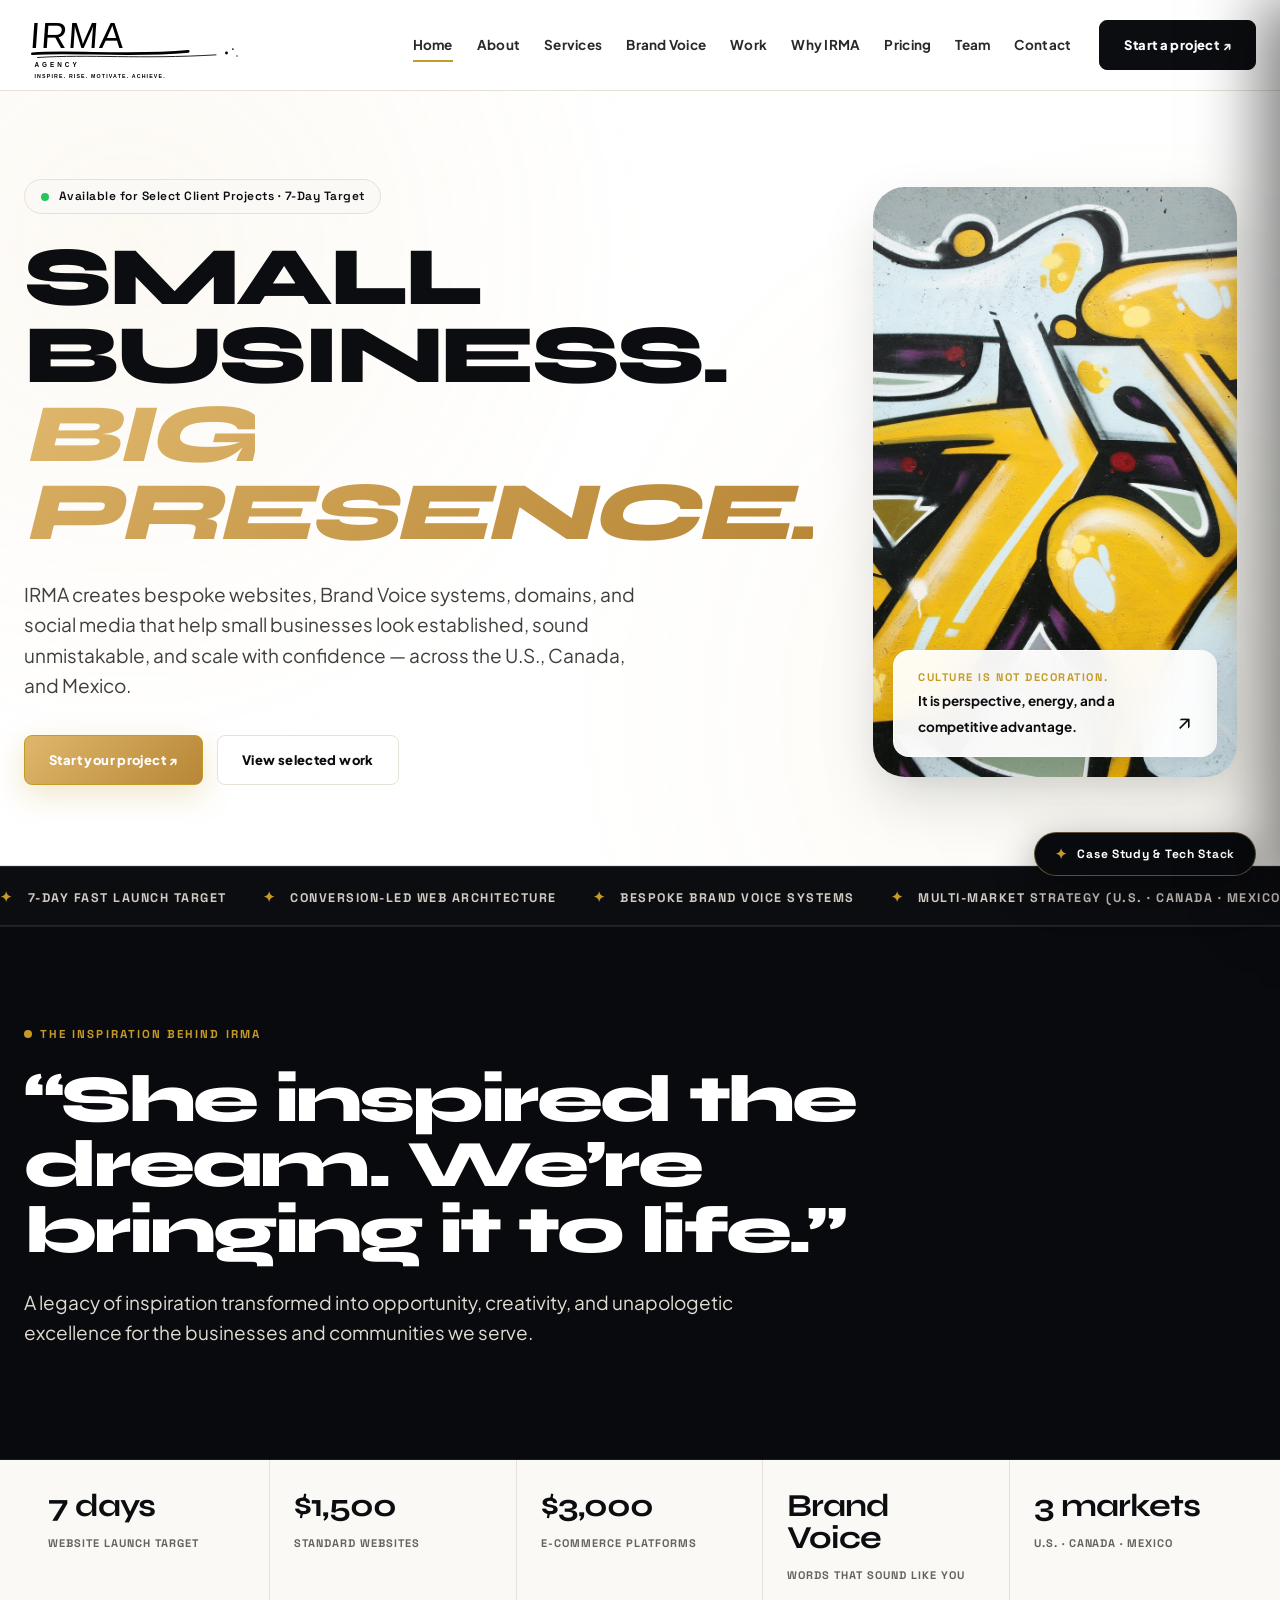
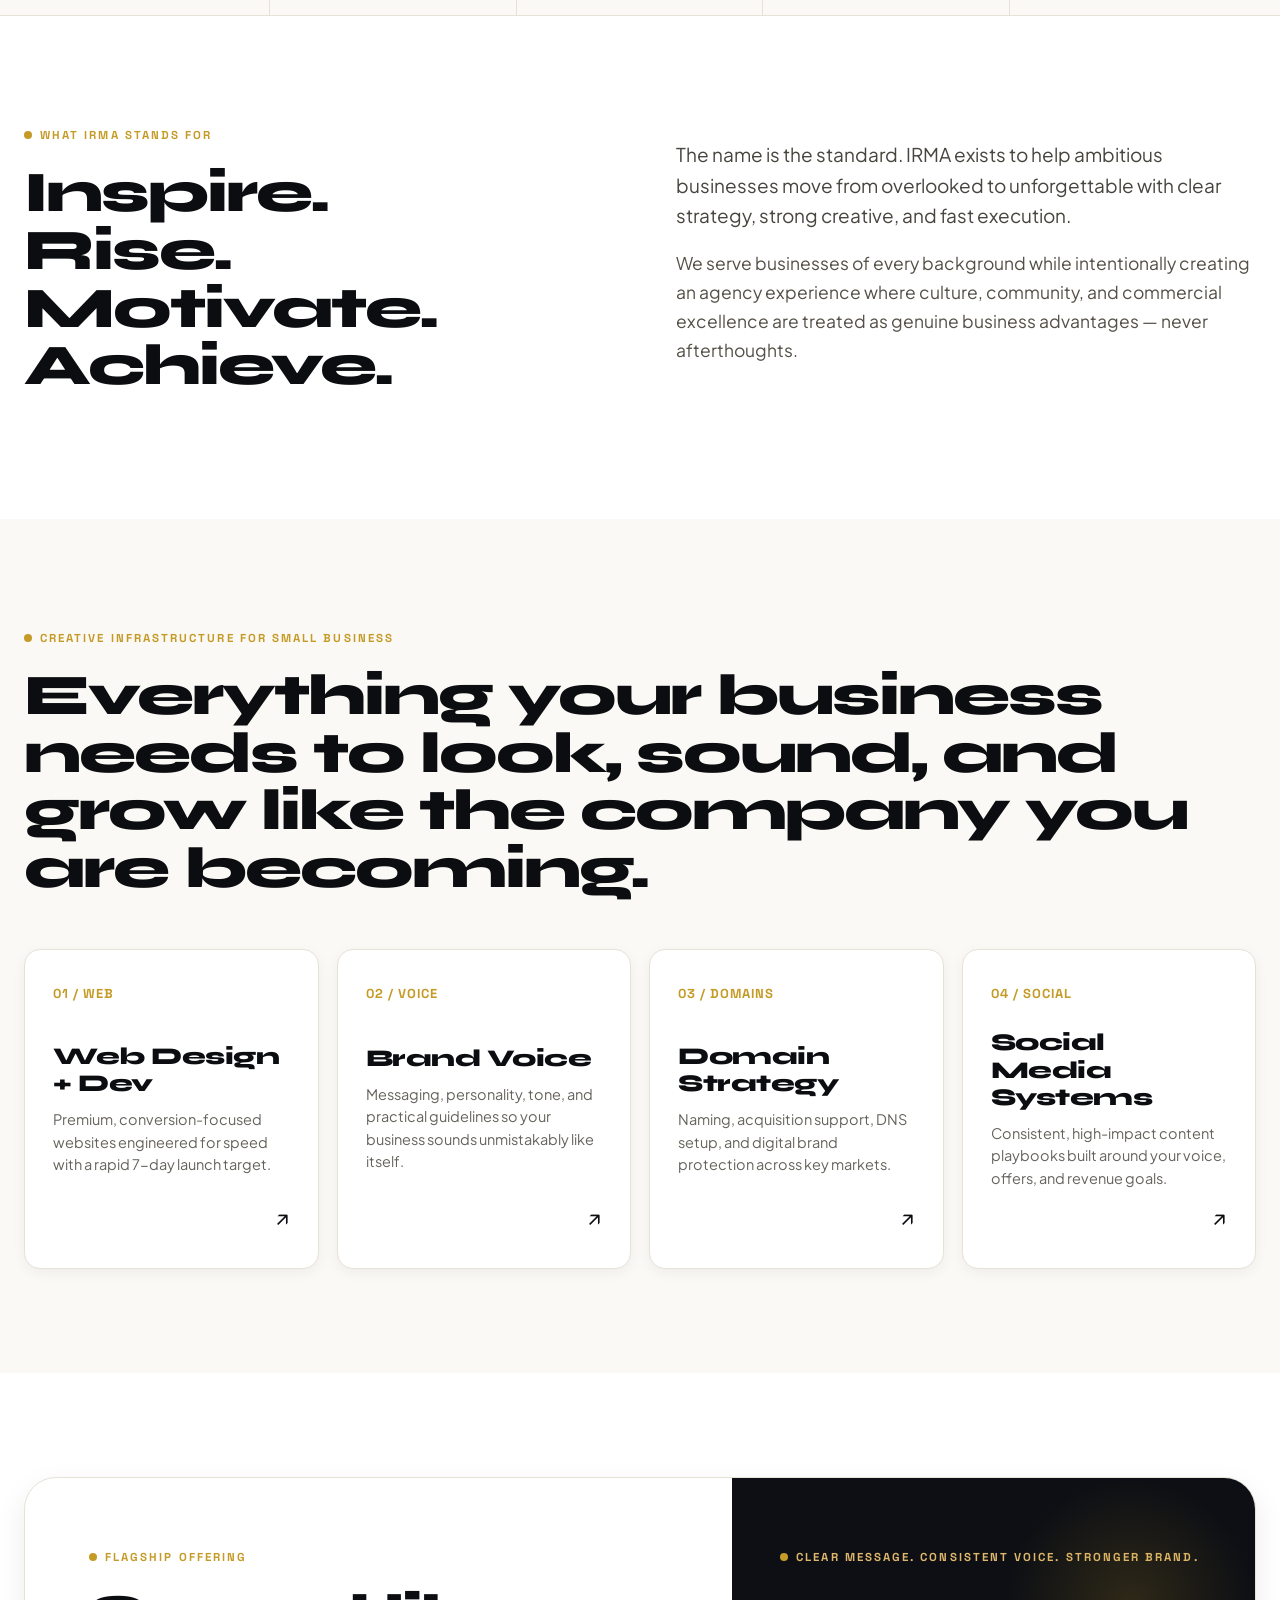
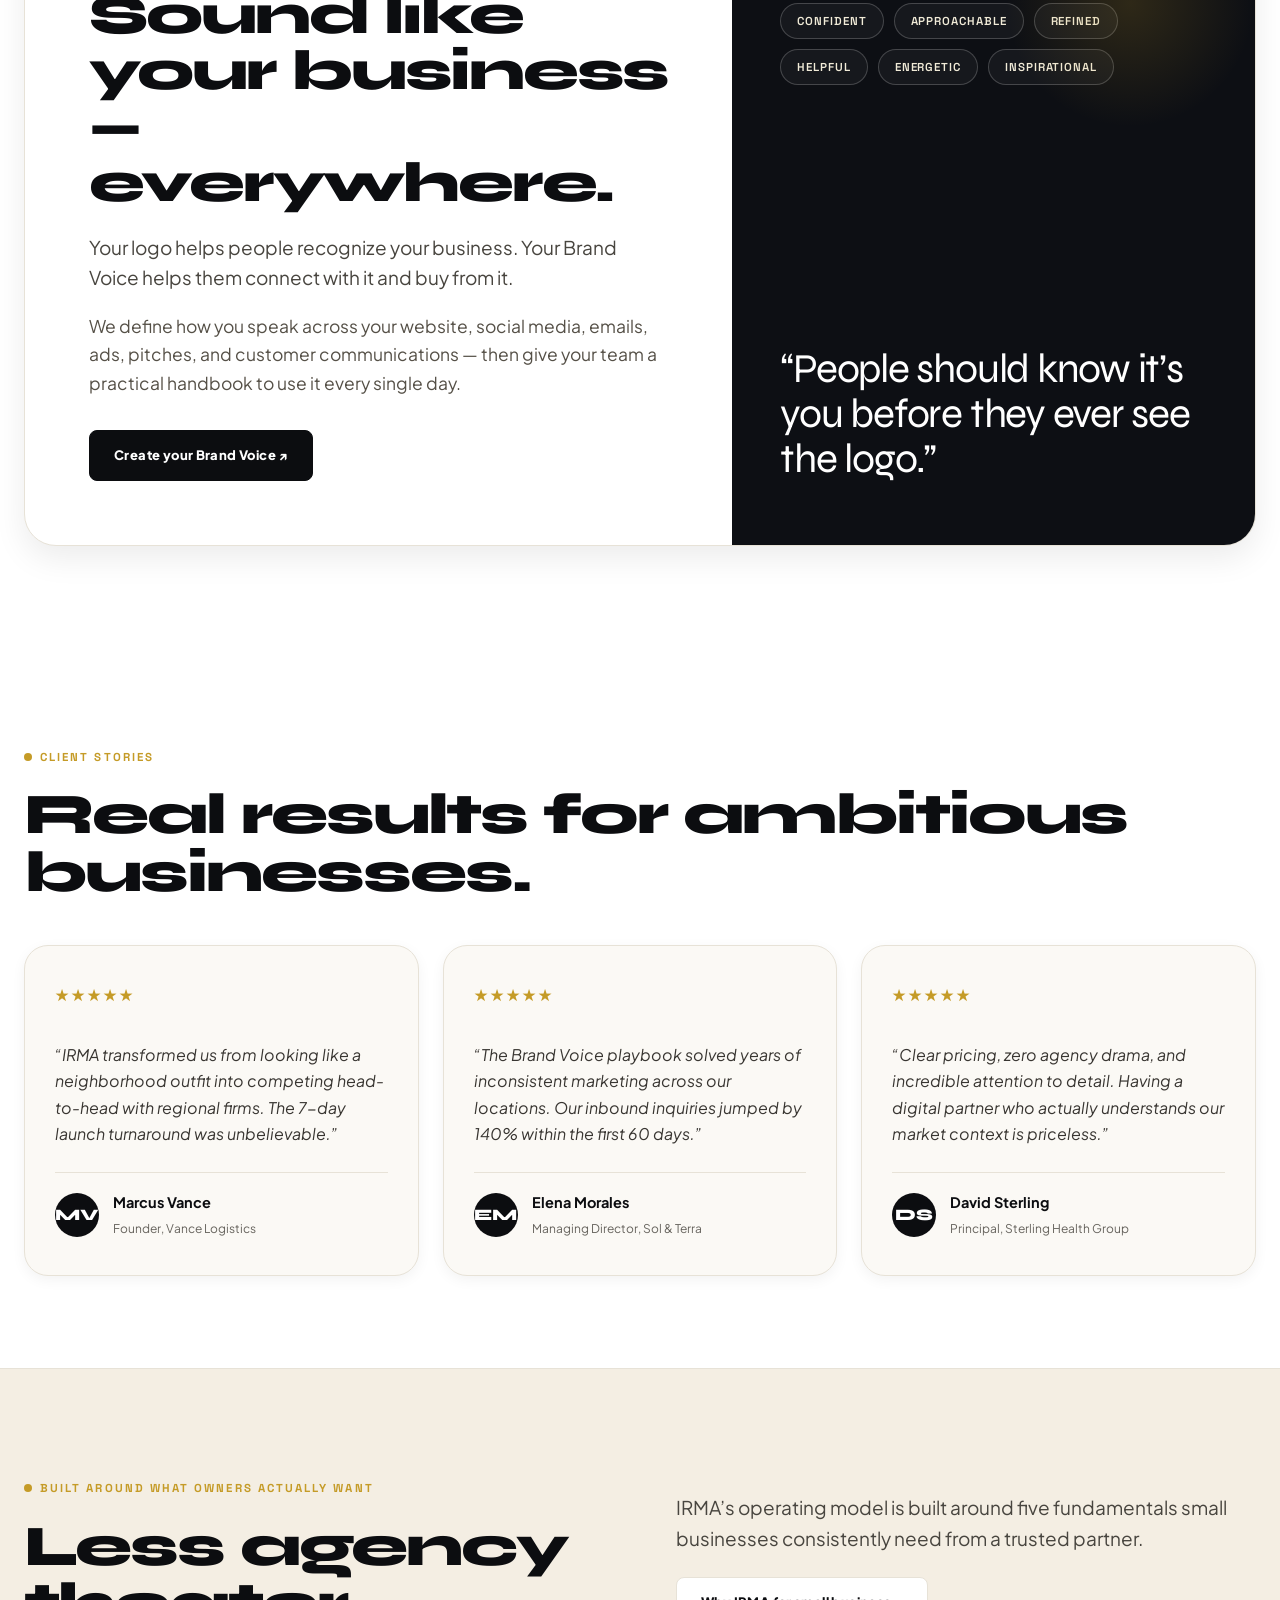
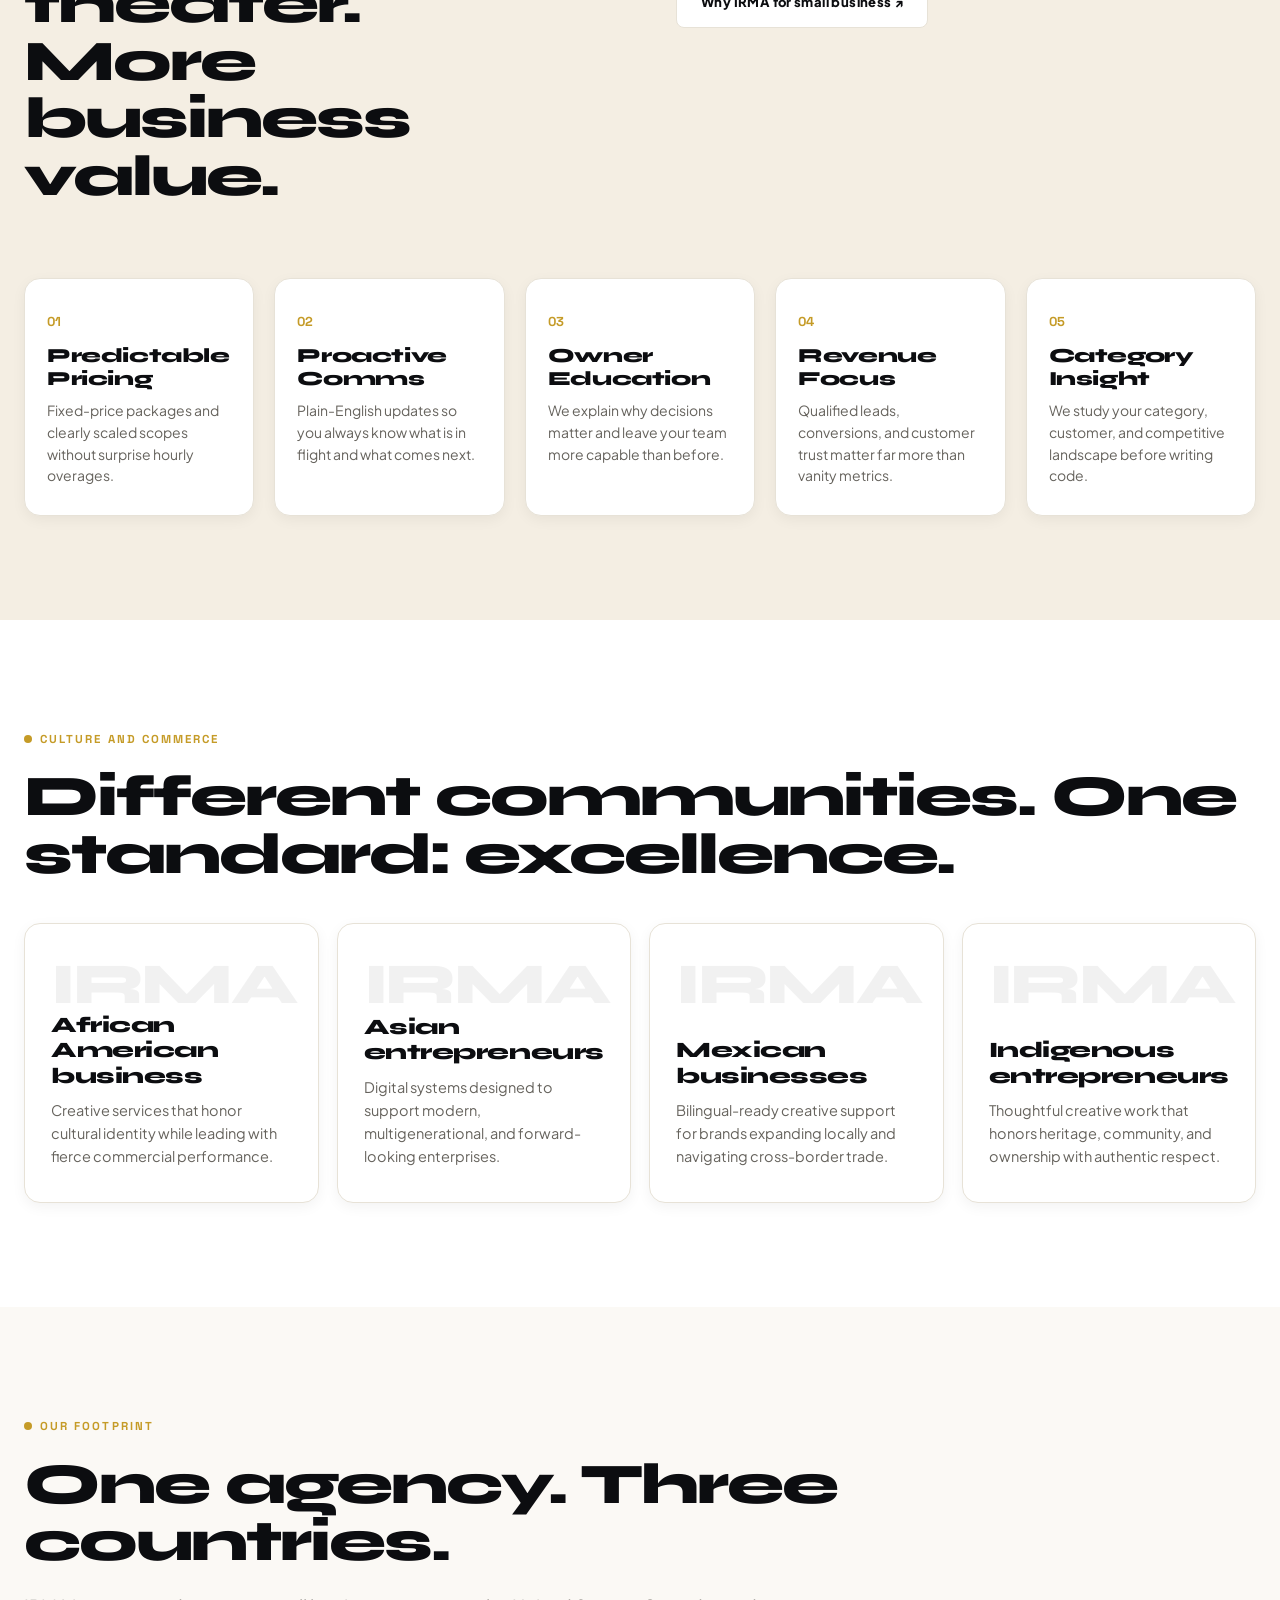
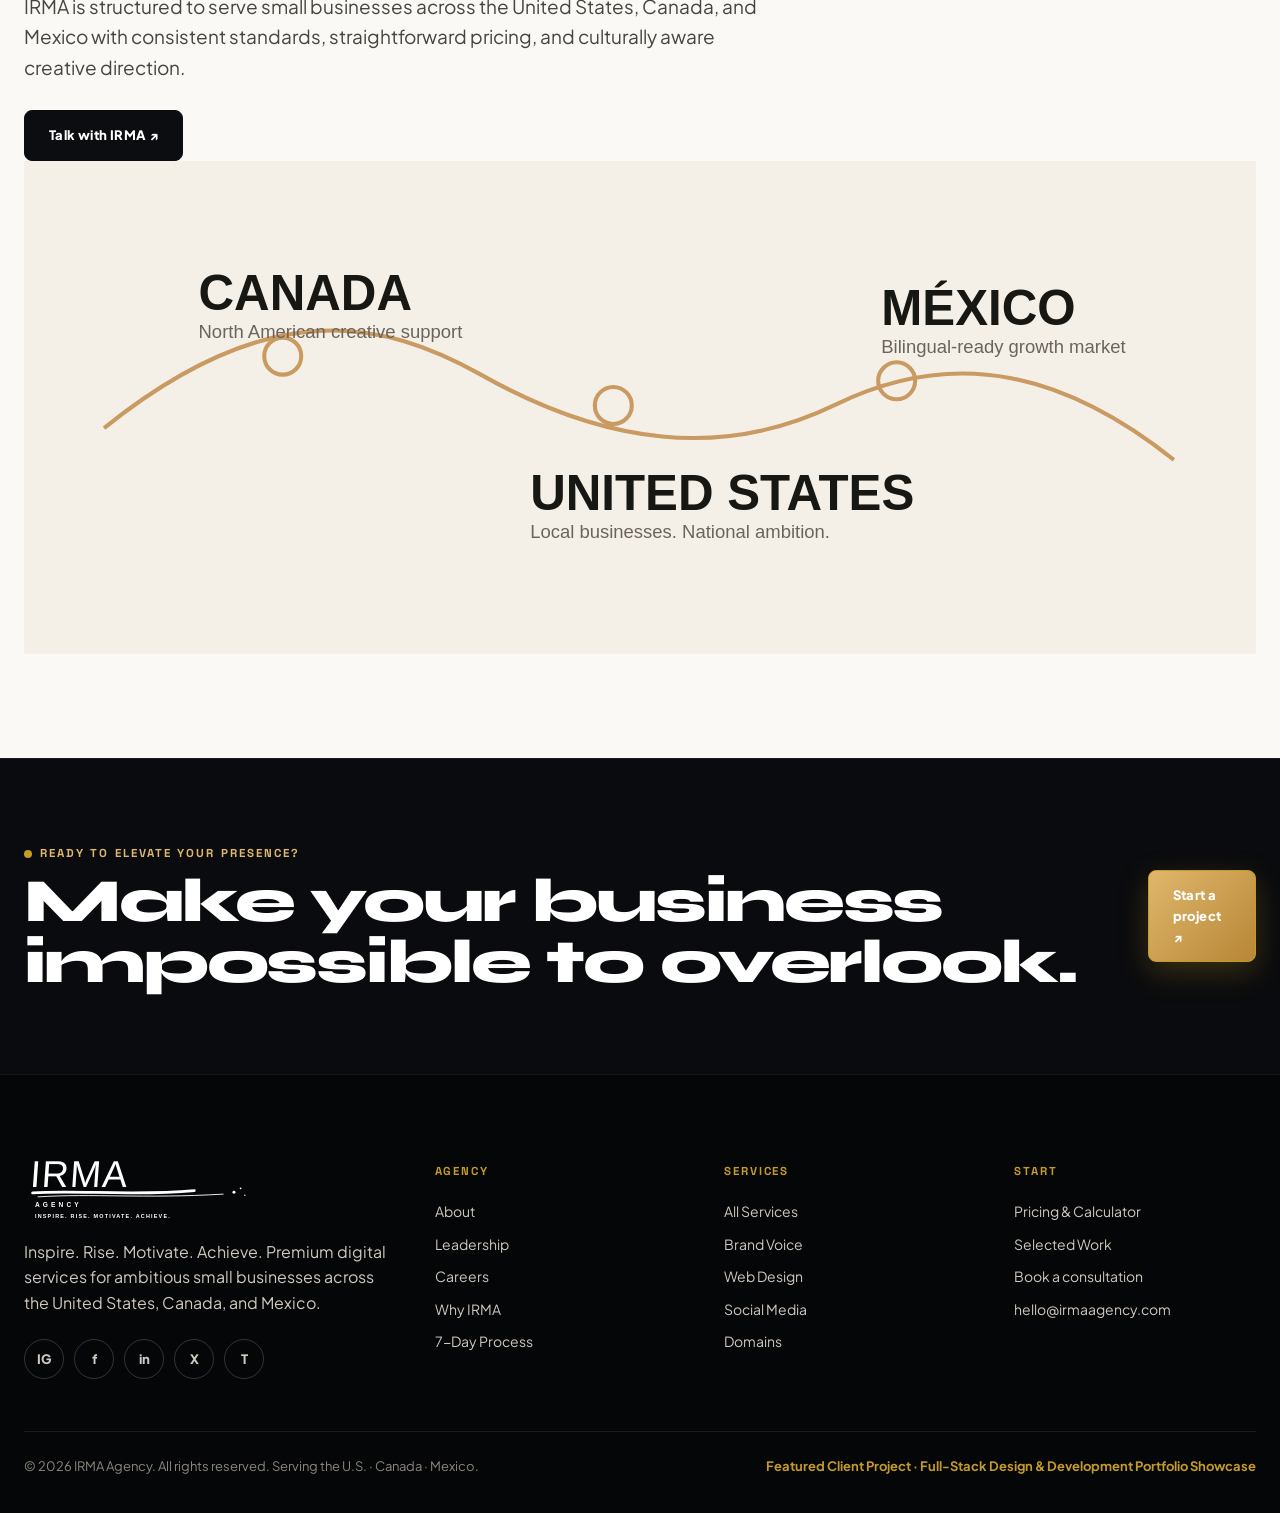
<file: index.html>
<!DOCTYPE html>
<html lang="en">
<head>
  <meta charset="utf-8"/>
  <meta content="width=device-width, initial-scale=1" name="viewport"/>
  <meta content="IRMA Agency builds websites, brand voice, domain and social media systems for small businesses across the U.S., Canada and Mexico." name="description"/>
  <title>IRMA Agency — Inspire. Rise. Motivate. Achieve.</title>
  <link href="assets/mark.svg" rel="icon"/>
  <link href="css/style.css" rel="stylesheet"/>
</head>
<body>
  <!-- Global Navigation -->
  <header class="nav">
    <div class="container nav-inner">
      <a class="logo" href="index.html" aria-label="IRMA Agency Home">
        <img alt="IRMA Agency — Inspire. Rise. Motivate. Achieve." src="assets/logo.svg"/>
      </a>
      <nav class="nav-links">
        <a class="active" href="index.html">Home</a>
        <a href="about.html">About</a>
        <a href="services.html">Services</a>
        <a href="brand-voice.html">Brand Voice</a>
        <a href="work.html">Work</a>
        <a href="small-business.html">Why IRMA</a>
        <a href="pricing.html">Pricing</a>
        <a href="team.html">Team</a>
        <a href="contact.html">Contact</a>
      </nav>
      <a class="nav-cta" href="contact.html">Start a project ↗</a>
      <button aria-label="Open menu" class="menu">☰</button>
    </div>
  </header>

  <main>
    <!-- Hero Section -->
    <section class="hero">
      <div class="container hero-grid">
        <div>
          <div class="hero-pill">
            <span class="pulse-dot"></span>
            <span>Available for Select Client Projects · 7-Day Target</span>
          </div>
          <h1>SMALL BUSINESS.<br/><em>BIG PRESENCE.</em></h1>
          <p class="hero-copy">
            IRMA creates bespoke websites, Brand Voice systems, domains, and social media that help small businesses look established, sound unmistakable, and scale with confidence — across the U.S., Canada, and Mexico.
          </p>
          <div class="hero-actions">
            <a class="btn gold" href="contact.html">Start your project ↗</a>
            <a class="btn light" href="work.html">View selected work</a>
          </div>
        </div>
        <div class="hero-photo-wrap">
          <img alt="Bold urban street art representing creativity, culture and modern brand expression" class="hero-photo" src="assets/culture-street-art.jpg"/>
          <div class="image-note">
            <div>
              <span>Culture is not decoration.</span>
              <strong>It is perspective, energy, and a competitive advantage.</strong>
            </div>
            <a class="arrow" href="about.html" aria-label="Learn about our culture">↗</a>
          </div>
        </div>
      </div>
    </section>

    <!-- Infinite Capabilities Marquee -->
    <div class="marquee-bar" aria-hidden="true">
      <div class="marquee-track">
        <span class="marquee-item"><span class="gold-star">✦</span> 7-Day Fast Launch Target</span>
        <span class="marquee-item"><span class="gold-star">✦</span> Conversion-Led Web Architecture</span>
        <span class="marquee-item"><span class="gold-star">✦</span> Bespoke Brand Voice Systems</span>
        <span class="marquee-item"><span class="gold-star">✦</span> Multi-Market Strategy (U.S. · Canada · Mexico)</span>
        <span class="marquee-item"><span class="gold-star">✦</span> Fixed &amp; Transparent Pricing</span>
        <span class="marquee-item"><span class="gold-star">✦</span> 7-Day Fast Launch Target</span>
        <span class="marquee-item"><span class="gold-star">✦</span> Conversion-Led Web Architecture</span>
        <span class="marquee-item"><span class="gold-star">✦</span> Bespoke Brand Voice Systems</span>
        <span class="marquee-item"><span class="gold-star">✦</span> Multi-Market Strategy (U.S. · Canada · Mexico)</span>
        <span class="marquee-item"><span class="gold-star">✦</span> Fixed &amp; Transparent Pricing</span>
      </div>
    </div>

    <!-- Legacy Quote -->
    <section class="legacy-quote">
      <div class="container">
        <div class="kicker">The inspiration behind IRMA</div>
        <h2>“She inspired the dream. We’re bringing it to life.”</h2>
        <p class="lead">A legacy of inspiration transformed into opportunity, creativity, and unapologetic excellence for the businesses and communities we serve.</p>
      </div>
    </section>

    <!-- Proofbar Metrics -->
    <section class="proofbar">
      <div class="container proof-grid">
        <div class="proof">
          <strong>7 days</strong>
          <span>Website launch target</span>
        </div>
        <div class="proof">
          <strong>$1,500</strong>
          <span>Standard websites</span>
        </div>
        <div class="proof">
          <strong>$3,000</strong>
          <span>E-commerce platforms</span>
        </div>
        <div class="proof">
          <strong>Brand Voice</strong>
          <span>Words that sound like you</span>
        </div>
        <div class="proof">
          <strong>3 markets</strong>
          <span>U.S. · Canada · Mexico</span>
        </div>
      </div>
    </section>

    <!-- Philosophy Split -->
    <section class="section">
      <div class="container">
        <div class="split">
          <div>
            <div class="kicker">What IRMA stands for</div>
            <h2>Inspire.<br/>Rise.<br/>Motivate.<br/>Achieve.</h2>
          </div>
          <div>
            <p class="lead">
              The name is the standard. IRMA exists to help ambitious businesses move from overlooked to unforgettable with clear strategy, strong creative, and fast execution.
            </p>
            <p class="body-lg">
              We serve businesses of every background while intentionally creating an agency experience where culture, community, and commercial excellence are treated as genuine business advantages — never afterthoughts.
            </p>
          </div>
        </div>
      </div>
    </section>

    <!-- Creative Infrastructure Services -->
    <section class="section cream">
      <div class="container">
        <div class="kicker">Creative infrastructure for small business</div>
        <h2>Everything your business needs to look, sound, and grow like the company you are becoming.</h2>
        <div class="services-grid">
          <a class="service-card" href="services.html#web">
            <span class="service-num">01 / WEB</span>
            <div>
              <h3>Web Design + Dev</h3>
              <p>Premium, conversion-focused websites engineered for speed with a rapid 7-day launch target.</p>
            </div>
            <span class="arrow">↗</span>
          </a>
          <a class="service-card" href="brand-voice.html">
            <span class="service-num">02 / VOICE</span>
            <div>
              <h3>Brand Voice</h3>
              <p>Messaging, personality, tone, and practical guidelines so your business sounds unmistakably like itself.</p>
            </div>
            <span class="arrow">↗</span>
          </a>
          <a class="service-card" href="services.html#domain">
            <span class="service-num">03 / DOMAINS</span>
            <div>
              <h3>Domain Strategy</h3>
              <p>Naming, acquisition support, DNS setup, and digital brand protection across key markets.</p>
            </div>
            <span class="arrow">↗</span>
          </a>
          <a class="service-card" href="services.html#social">
            <span class="service-num">04 / SOCIAL</span>
            <div>
              <h3>Social Media Systems</h3>
              <p>Consistent, high-impact content playbooks built around your voice, offers, and revenue goals.</p>
            </div>
            <span class="arrow">↗</span>
          </a>
        </div>
      </div>
    </section>

    <!-- Flagship Brand Voice Section -->
    <section class="section">
      <div class="container">
        <div class="brandvoice-feature">
          <div class="brandvoice-copy">
            <div class="kicker">Flagship offering</div>
            <h2>Sound like your business — everywhere.</h2>
            <p class="lead">Your logo helps people recognize your business. Your Brand Voice helps them connect with it and buy from it.</p>
            <p class="body-lg">We define how you speak across your website, social media, emails, ads, pitches, and customer communications — then give your team a practical handbook to use it every single day.</p>
            <div style="margin-top: 32px;">
              <a class="btn dark" href="brand-voice.html">Create your Brand Voice ↗</a>
            </div>
          </div>
          <div class="voice-panel">
            <div>
              <div class="kicker" style="color: var(--gold2);">Clear message. Consistent voice. Stronger brand.</div>
              <div class="voice-words">
                <span>CONFIDENT</span>
                <span>APPROACHABLE</span>
                <span>REFINED</span>
                <span>HELPFUL</span>
                <span>ENERGETIC</span>
                <span>INSPIRATIONAL</span>
              </div>
            </div>
            <div class="quote">“People should know it’s you before they ever see the logo.”</div>
          </div>
        </div>
      </div>
    </section>

    <!-- Client Testimonials & Social Proof -->
    <section class="testimonials-section">
      <div class="container">
        <div class="kicker">Client stories</div>
        <h2>Real results for ambitious businesses.</h2>
        <div class="testimonial-grid">
          <div class="testimonial-card">
            <div class="testimonial-stars">★★★★★</div>
            <p class="testimonial-quote">“IRMA transformed us from looking like a neighborhood outfit into competing head-to-head with regional firms. The 7-day launch turnaround was unbelievable.”</p>
            <div class="testimonial-author">
              <div class="testimonial-avatar">MV</div>
              <div class="testimonial-info">
                <strong>Marcus Vance</strong>
                <span>Founder, Vance Logistics</span>
              </div>
            </div>
          </div>
          <div class="testimonial-card">
            <div class="testimonial-stars">★★★★★</div>
            <p class="testimonial-quote">“The Brand Voice playbook solved years of inconsistent marketing across our locations. Our inbound inquiries jumped by 140% within the first 60 days.”</p>
            <div class="testimonial-author">
              <div class="testimonial-avatar">EM</div>
              <div class="testimonial-info">
                <strong>Elena Morales</strong>
                <span>Managing Director, Sol &amp; Terra</span>
              </div>
            </div>
          </div>
          <div class="testimonial-card">
            <div class="testimonial-stars">★★★★★</div>
            <p class="testimonial-quote">“Clear pricing, zero agency drama, and incredible attention to detail. Having a digital partner who actually understands our market context is priceless.”</p>
            <div class="testimonial-author">
              <div class="testimonial-avatar">DS</div>
              <div class="testimonial-info">
                <strong>David Sterling</strong>
                <span>Principal, Sterling Health Group</span>
              </div>
            </div>
          </div>
        </div>
      </div>
    </section>

    <!-- Operating Model Promises -->
    <section class="section warm">
      <div class="container">
        <div class="split">
          <div>
            <div class="kicker">Built around what owners actually want</div>
            <h2>Less agency theater. More business value.</h2>
          </div>
          <div>
            <p class="lead">IRMA’s operating model is built around five fundamentals small businesses consistently need from a trusted partner.</p>
            <div style="margin-top: 24px;">
              <a class="btn light" href="small-business.html">Why IRMA for small business ↗</a>
            </div>
          </div>
        </div>
        <div class="promise-grid">
          <div class="promise">
            <span>01</span>
            <h3>Predictable Pricing</h3>
            <p>Fixed-price packages and clearly scaled scopes without surprise hourly overages.</p>
          </div>
          <div class="promise">
            <span>02</span>
            <h3>Proactive Comms</h3>
            <p>Plain-English updates so you always know what is in flight and what comes next.</p>
          </div>
          <div class="promise">
            <span>03</span>
            <h3>Owner Education</h3>
            <p>We explain why decisions matter and leave your team more capable than before.</p>
          </div>
          <div class="promise">
            <span>04</span>
            <h3>Revenue Focus</h3>
            <p>Qualified leads, conversions, and customer trust matter far more than vanity metrics.</p>
          </div>
          <div class="promise">
            <span>05</span>
            <h3>Category Insight</h3>
            <p>We study your category, customer, and competitive landscape before writing code.</p>
          </div>
        </div>
      </div>
    </section>

    <!-- Culture and Commerce -->
    <section class="section">
      <div class="container">
        <div class="kicker">Culture and commerce</div>
        <h2>Different communities. One standard: excellence.</h2>
        <div class="culture-grid">
          <div class="culture-card text-only">
            <h3>African American business</h3>
            <p>Creative services that honor cultural identity while leading with fierce commercial performance.</p>
          </div>
          <div class="culture-card text-only">
            <h3>Asian entrepreneurs</h3>
            <p>Digital systems designed to support modern, multigenerational, and forward-looking enterprises.</p>
          </div>
          <div class="culture-card text-only">
            <h3>Mexican businesses</h3>
            <p>Bilingual-ready creative support for brands expanding locally and navigating cross-border trade.</p>
          </div>
          <div class="culture-card text-only">
            <h3>Indigenous entrepreneurs</h3>
            <p>Thoughtful creative work that honors heritage, community, and ownership with authentic respect.</p>
          </div>
        </div>
      </div>
    </section>

    <!-- Markets -->
    <section class="section cream">
      <div class="container market-wrap">
        <div>
          <div class="kicker">Our footprint</div>
          <h2>One agency. Three countries.</h2>
          <p class="lead">IRMA is structured to serve small businesses across the United States, Canada, and Mexico with consistent standards, straightforward pricing, and culturally aware creative direction.</p>
          <div style="margin-top: 28px;">
            <a class="btn dark" href="contact.html">Talk with IRMA ↗</a>
          </div>
        </div>
        <img alt="IRMA markets: Canada, United States, Mexico" src="assets/markets.svg"/>
      </div>
    </section>

    <!-- Call to Action Banner -->
    <section class="cta-strip">
      <div class="container">
        <div>
          <div class="kicker" style="color: var(--gold2); margin-bottom: 8px;">Ready to elevate your presence?</div>
          <h2>Make your business impossible to overlook.</h2>
        </div>
        <a class="btn gold" href="contact.html">Start a project ↗</a>
      </div>
    </section>
  </main>

  <!-- Global Footer -->
  <footer class="footer">
    <div class="container">
      <div class="footer-grid">
        <div>
          <img alt="IRMA Agency" class="footer-logo" src="assets/logo.svg"/>
          <p style="color:#cfc8bd;max-width:390px;margin-top:18px;line-height:1.6;">
            Inspire. Rise. Motivate. Achieve. Premium digital services for ambitious small businesses across the United States, Canada, and Mexico.
          </p>
          <div class="socials">
            <a aria-label="Instagram" href="#">IG</a>
            <a aria-label="Facebook" href="#">f</a>
            <a aria-label="LinkedIn" href="#">in</a>
            <a aria-label="X" href="#">X</a>
            <a aria-label="TikTok" href="#">T</a>
          </div>
        </div>
        <div>
          <h4>Agency</h4>
          <a href="about.html">About</a>
          <a href="team.html">Leadership</a>
          <a href="careers.html">Careers</a>
          <a href="small-business.html">Why IRMA</a>
          <a href="process.html">7-Day Process</a>
        </div>
        <div>
          <h4>Services</h4>
          <a href="services.html">All Services</a>
          <a href="brand-voice.html">Brand Voice</a>
          <a href="services.html#web">Web Design</a>
          <a href="services.html#social">Social Media</a>
          <a href="services.html#domain">Domains</a>
        </div>
        <div>
          <h4>Start</h4>
          <a href="pricing.html">Pricing &amp; Calculator</a>
          <a href="work.html">Selected Work</a>
          <a href="contact.html">Book a consultation</a>
          <a href="mailto:hello@irmaagency.com">hello@irmaagency.com</a>
        </div>
      </div>
      <div class="footer-bottom">
        <span>© <span data-year=""></span> IRMA Agency. All rights reserved. Serving the U.S. · Canada · Mexico.</span>
        <span class="portfolio-credit">Featured Client Project · Full-Stack Design &amp; Development Portfolio Showcase</span>
      </div>
    </div>
  </footer>

  <script src="js/main.js"></script>
</body>
</html>
</file>
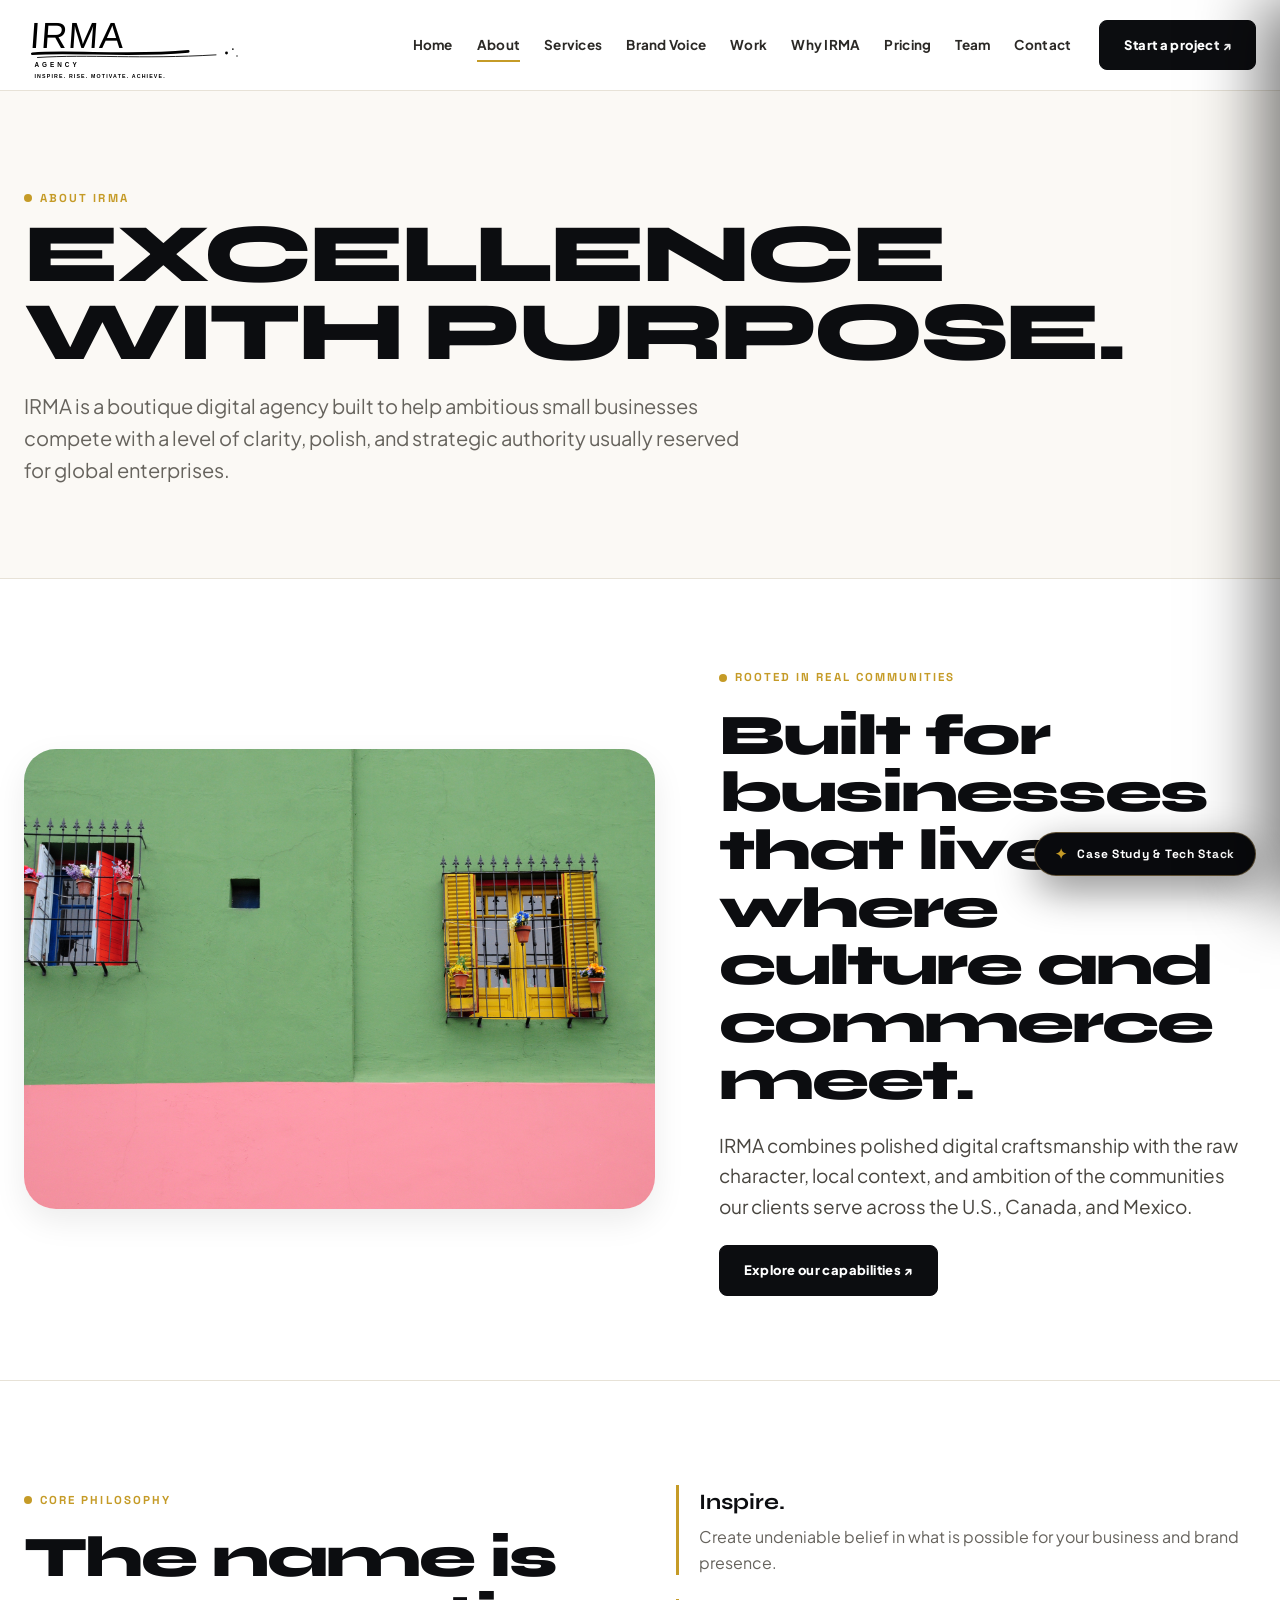
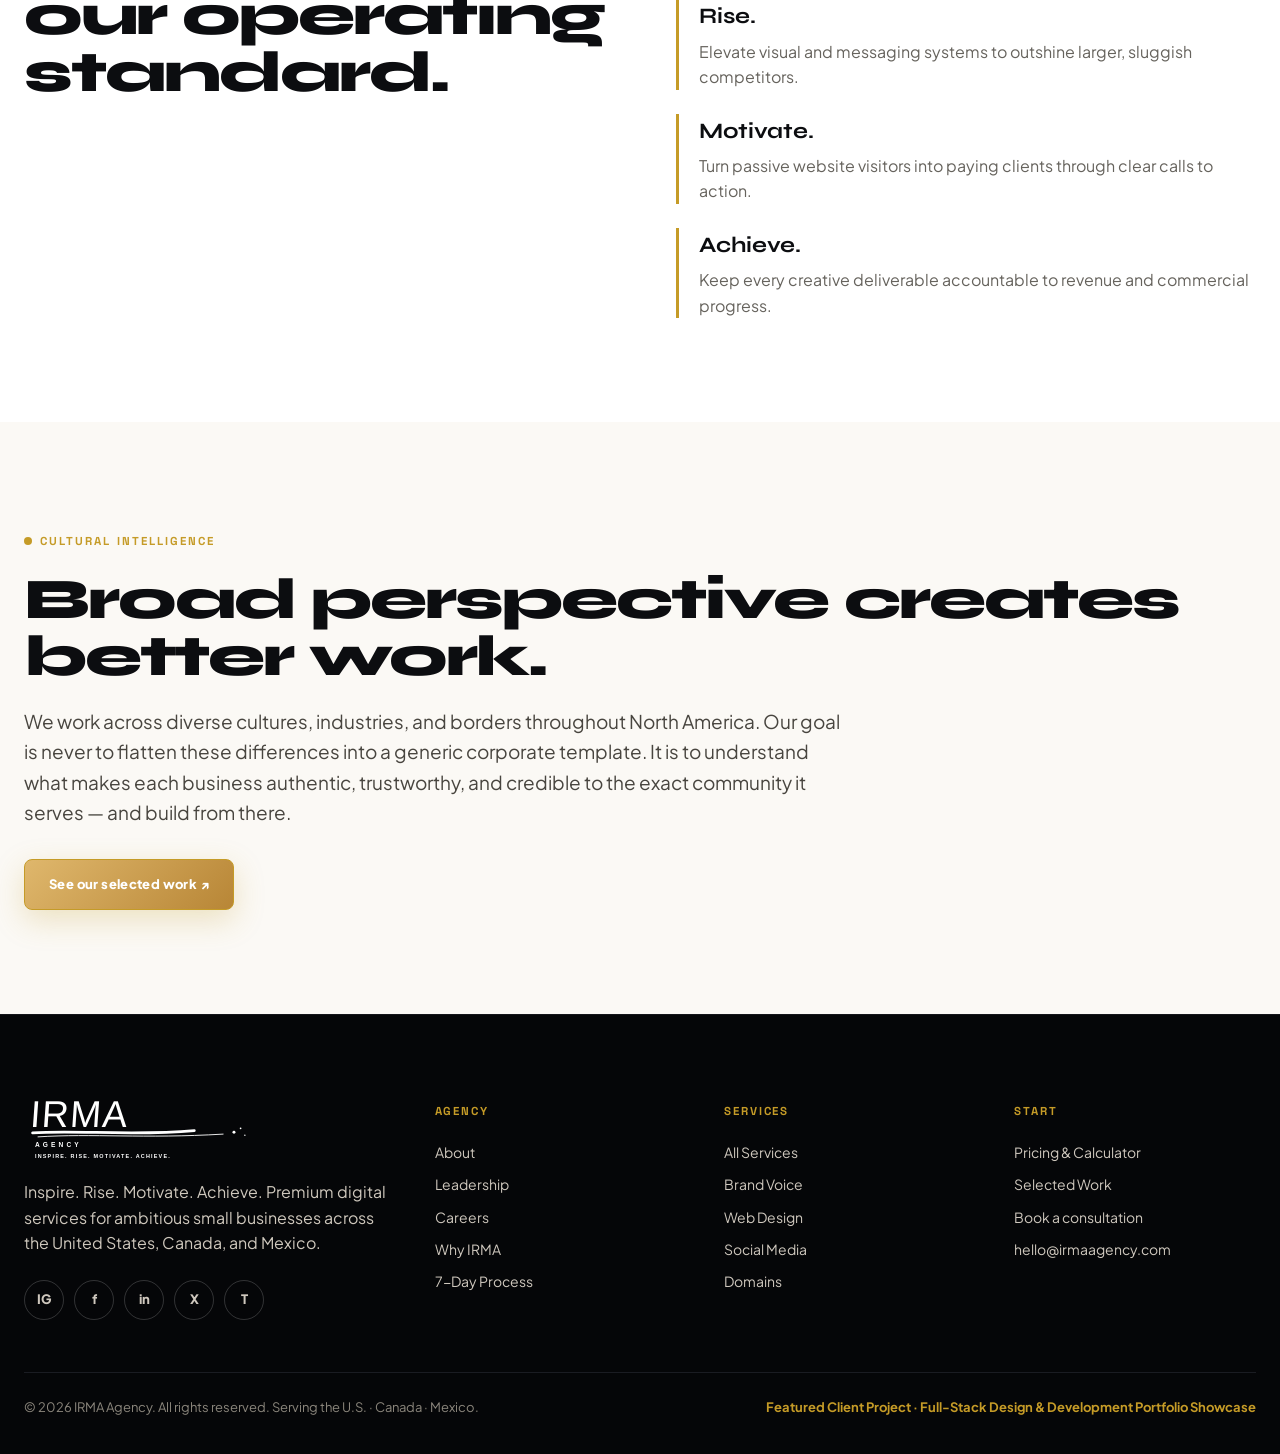
<file: about.html>
<!DOCTYPE html>
<html lang="en">
<head>
  <meta charset="utf-8"/>
  <meta content="width=device-width,initial-scale=1" name="viewport"/>
  <meta content="Learn the story, philosophy, and cultural foundation behind IRMA Agency." name="description"/>
  <title>About | IRMA Agency</title>
  <link href="assets/mark.svg" rel="icon"/>
  <link href="css/style.css" rel="stylesheet"/>
</head>
<body>
  <!-- Global Navigation -->
  <header class="nav">
    <div class="container nav-inner">
      <a class="logo" href="index.html" aria-label="IRMA Agency Home">
        <img alt="IRMA Agency — Inspire. Rise. Motivate. Achieve." src="assets/logo.svg"/>
      </a>
      <nav class="nav-links">
        <a href="index.html">Home</a>
        <a class="active" href="about.html">About</a>
        <a href="services.html">Services</a>
        <a href="brand-voice.html">Brand Voice</a>
        <a href="work.html">Work</a>
        <a href="small-business.html">Why IRMA</a>
        <a href="pricing.html">Pricing</a>
        <a href="team.html">Team</a>
        <a href="contact.html">Contact</a>
      </nav>
      <a class="nav-cta" href="contact.html">Start a project ↗</a>
      <button aria-label="Open menu" class="menu">☰</button>
    </div>
  </header>

  <main>
    <!-- Page Hero -->
    <section class="page-hero">
      <div class="container">
        <div class="kicker">About IRMA</div>
        <h1>EXCELLENCE WITH PURPOSE.</h1>
        <p>IRMA is a boutique digital agency built to help ambitious small businesses compete with a level of clarity, polish, and strategic authority usually reserved for global enterprises.</p>
      </div>
    </section>

    <!-- Editorial Image Block -->
    <section class="editorial-image-block">
      <div class="container editorial-grid">
        <img alt="City commerce and community culture" src="assets/dreamstime.jpg"/>
        <div>
          <div class="kicker">Rooted in real communities</div>
          <h2>Built for businesses that live where culture and commerce meet.</h2>
          <p class="lead">
            IRMA combines polished digital craftsmanship with the raw character, local context, and ambition of the communities our clients serve across the U.S., Canada, and Mexico.
          </p>
          <div style="margin-top: 24px;">
            <a class="btn dark" href="services.html">Explore our capabilities ↗</a>
          </div>
        </div>
      </div>
    </section>

    <!-- Philosophy Pillars -->
    <section class="section">
      <div class="container split">
        <div>
          <div class="kicker">Core Philosophy</div>
          <h2>The name is our operating standard.</h2>
        </div>
        <div>
          <div style="display: flex; flex-direction: column; gap: 24px;">
            <div style="border-left: 3px solid var(--gold); padding-left: 20px;">
              <strong style="font-family: var(--font-heading); font-size: 22px; display: block; color: var(--ink);">Inspire.</strong>
              <p style="margin: 4px 0 0; color: var(--muted);">Create undeniable belief in what is possible for your business and brand presence.</p>
            </div>
            <div style="border-left: 3px solid var(--gold); padding-left: 20px;">
              <strong style="font-family: var(--font-heading); font-size: 22px; display: block; color: var(--ink);">Rise.</strong>
              <p style="margin: 4px 0 0; color: var(--muted);">Elevate visual and messaging systems to outshine larger, sluggish competitors.</p>
            </div>
            <div style="border-left: 3px solid var(--gold); padding-left: 20px;">
              <strong style="font-family: var(--font-heading); font-size: 22px; display: block; color: var(--ink);">Motivate.</strong>
              <p style="margin: 4px 0 0; color: var(--muted);">Turn passive website visitors into paying clients through clear calls to action.</p>
            </div>
            <div style="border-left: 3px solid var(--gold); padding-left: 20px;">
              <strong style="font-family: var(--font-heading); font-size: 22px; display: block; color: var(--ink);">Achieve.</strong>
              <p style="margin: 4px 0 0; color: var(--muted);">Keep every creative deliverable accountable to revenue and commercial progress.</p>
            </div>
          </div>
        </div>
      </div>
    </section>

    <!-- Culture Section -->
    <section class="section cream">
      <div class="container">
        <div class="kicker">Cultural Intelligence</div>
        <h2>Broad perspective creates better work.</h2>
        <p class="lead" style="max-width: 820px;">
          We work across diverse cultures, industries, and borders throughout North America. Our goal is never to flatten these differences into a generic corporate template. It is to understand what makes each business authentic, trustworthy, and credible to the exact community it serves — and build from there.
        </p>
        <div style="margin-top: 32px;">
          <a class="btn gold" href="work.html">See our selected work ↗</a>
        </div>
      </div>
    </section>
  </main>

  <!-- Global Footer -->
  <footer class="footer">
    <div class="container">
      <div class="footer-grid">
        <div>
          <img alt="IRMA Agency" class="footer-logo" src="assets/logo.svg"/>
          <p style="color:#cfc8bd;max-width:390px;margin-top:18px;line-height:1.6;">
            Inspire. Rise. Motivate. Achieve. Premium digital services for ambitious small businesses across the United States, Canada, and Mexico.
          </p>
          <div class="socials">
            <a aria-label="Instagram" href="#">IG</a>
            <a aria-label="Facebook" href="#">f</a>
            <a aria-label="LinkedIn" href="#">in</a>
            <a aria-label="X" href="#">X</a>
            <a aria-label="TikTok" href="#">T</a>
          </div>
        </div>
        <div>
          <h4>Agency</h4>
          <a href="about.html">About</a>
          <a href="team.html">Leadership</a>
          <a href="careers.html">Careers</a>
          <a href="small-business.html">Why IRMA</a>
          <a href="process.html">7-Day Process</a>
        </div>
        <div>
          <h4>Services</h4>
          <a href="services.html">All Services</a>
          <a href="brand-voice.html">Brand Voice</a>
          <a href="services.html#web">Web Design</a>
          <a href="services.html#social">Social Media</a>
          <a href="services.html#domain">Domains</a>
        </div>
        <div>
          <h4>Start</h4>
          <a href="pricing.html">Pricing &amp; Calculator</a>
          <a href="work.html">Selected Work</a>
          <a href="contact.html">Book a consultation</a>
          <a href="mailto:hello@irmaagency.com">hello@irmaagency.com</a>
        </div>
      </div>
      <div class="footer-bottom">
        <span>© <span data-year=""></span> IRMA Agency. All rights reserved. Serving the U.S. · Canada · Mexico.</span>
        <span class="portfolio-credit">Featured Client Project · Full-Stack Design &amp; Development Portfolio Showcase</span>
      </div>
    </div>
  </footer>

  <script src="js/main.js"></script>
</body>
</html>
</file>
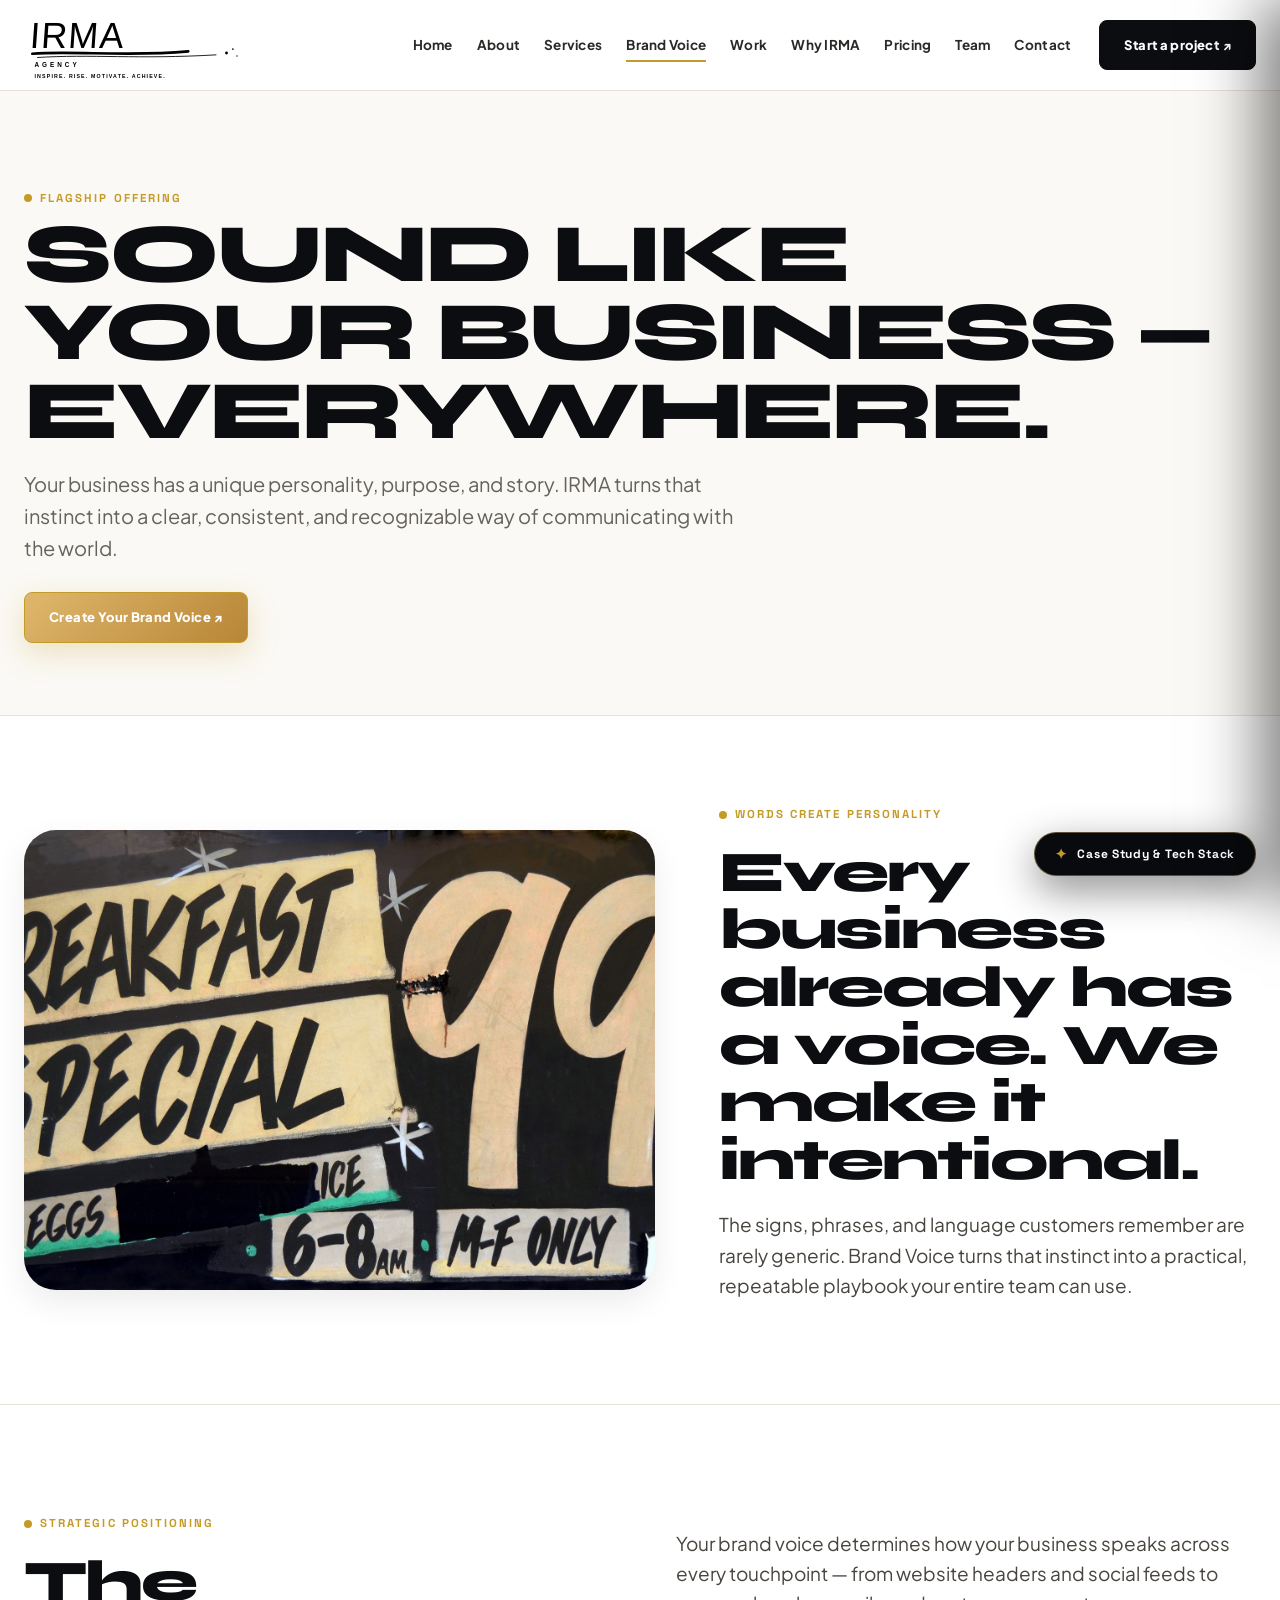
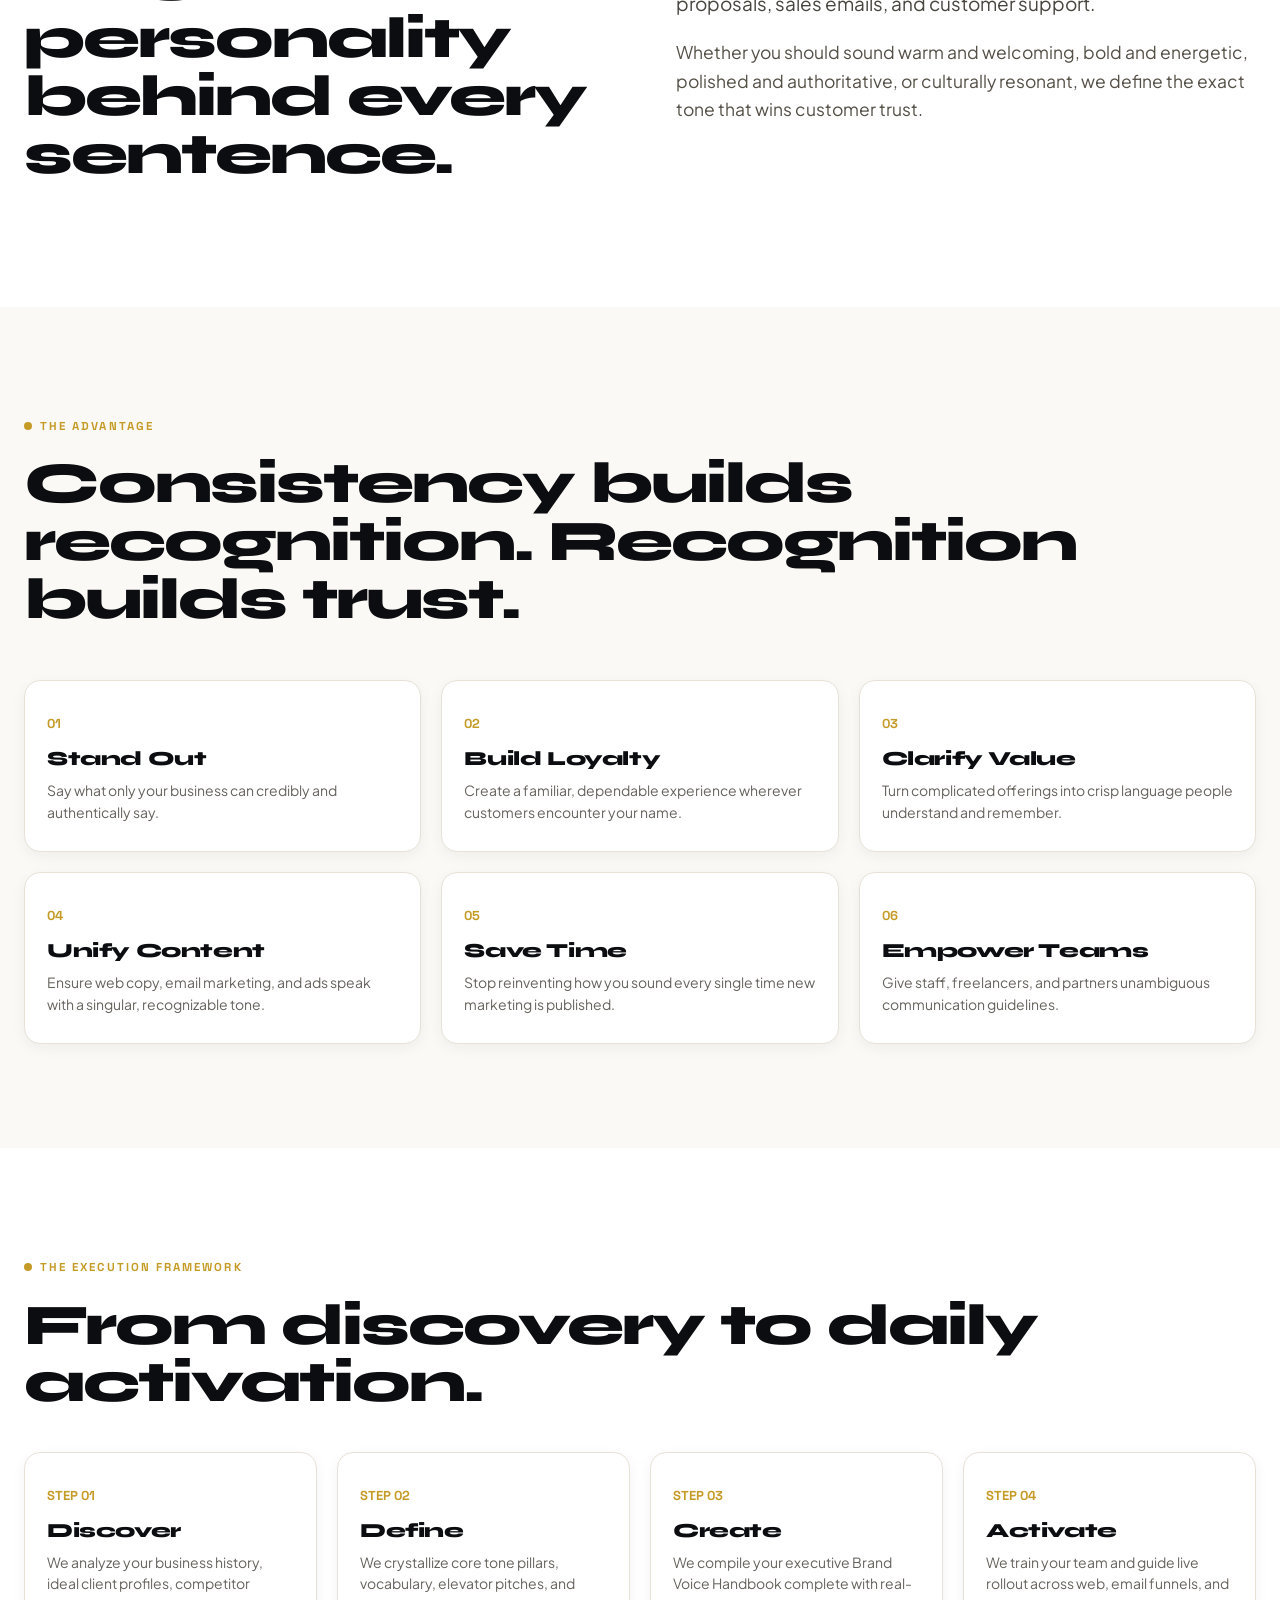
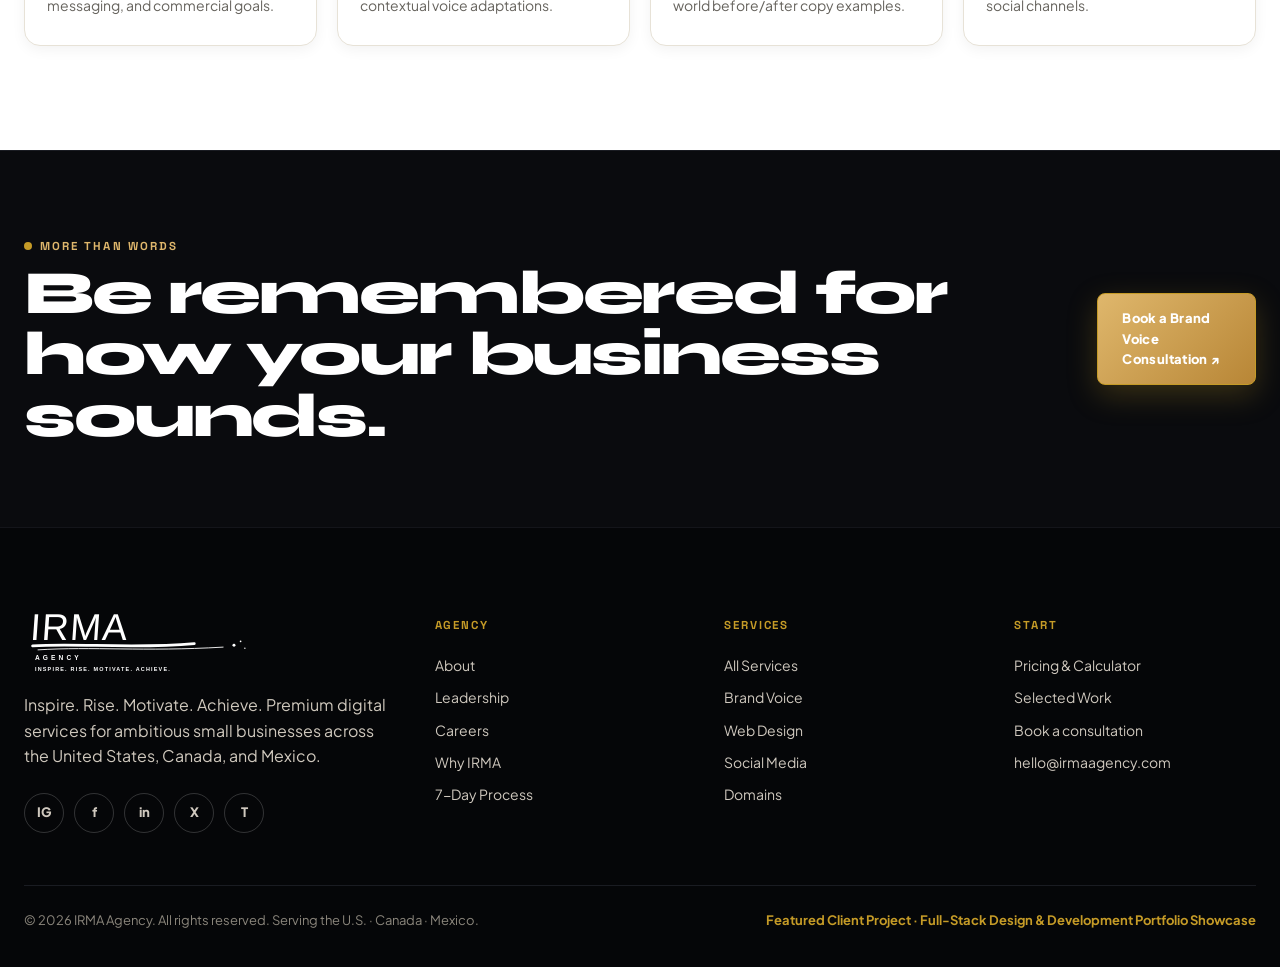
<file: brand-voice.html>
<!doctype html>
<html lang="en">
<head>
  <meta charset="utf-8">
  <meta name="viewport" content="width=device-width,initial-scale=1">
  <meta name="description" content="IRMA Agency builds websites, brand voice, domain and social media systems for small businesses.">
  <title>Brand Voice Systems | IRMA Agency</title>
  <link rel="icon" href="assets/mark.svg">
  <link rel="stylesheet" href="css/style.css">
</head>
<body>
  <!-- Global Navigation -->
  <header class="nav">
    <div class="container nav-inner">
      <a class="logo" href="index.html" aria-label="IRMA Agency Home">
        <img src="assets/logo.svg" alt="IRMA Agency — Inspire. Rise. Motivate. Achieve.">
      </a>
      <nav class="nav-links">
        <a href="index.html">Home</a>
        <a href="about.html">About</a>
        <a href="services.html">Services</a>
        <a class="active" href="brand-voice.html">Brand Voice</a>
        <a href="work.html">Work</a>
        <a href="small-business.html">Why IRMA</a>
        <a href="pricing.html">Pricing</a>
        <a href="team.html">Team</a>
        <a href="contact.html">Contact</a>
      </nav>
      <a class="nav-cta" href="contact.html">Start a project ↗</a>
      <button class="menu" aria-label="Open menu">☰</button>
    </div>
  </header>

  <main>
    <!-- Page Hero -->
    <section class="page-hero">
      <div class="container">
        <div class="kicker">Flagship Offering</div>
        <h1>SOUND LIKE YOUR BUSINESS — EVERYWHERE.</h1>
        <p>Your business has a unique personality, purpose, and story. IRMA turns that instinct into a clear, consistent, and recognizable way of communicating with the world.</p>
        <div style="margin-top: 28px;">
          <a class="btn gold" href="contact.html">Create Your Brand Voice ↗</a>
        </div>
      </div>
    </section>

    <!-- Editorial Block -->
    <section class="editorial-image-block">
      <div class="container editorial-grid">
        <img src="assets/culture-breakfast-sign.jpg" alt="Hand-lettered small business breakfast sign">
        <div>
          <div class="kicker">Words create personality</div>
          <h2>Every business already has a voice. We make it intentional.</h2>
          <p class="lead">
            The signs, phrases, and language customers remember are rarely generic. Brand Voice turns that instinct into a practical, repeatable playbook your entire team can use.
          </p>
        </div>
      </div>
    </section>

    <!-- Philosophy Split -->
    <section class="section">
      <div class="container split">
        <div>
          <div class="kicker">Strategic Positioning</div>
          <h2>The personality behind every sentence.</h2>
        </div>
        <div>
          <p class="lead">Your brand voice determines how your business speaks across every touchpoint — from website headers and social feeds to proposals, sales emails, and customer support.</p>
          <p class="body-lg">Whether you should sound warm and welcoming, bold and energetic, polished and authoritative, or culturally resonant, we define the exact tone that wins customer trust.</p>
        </div>
      </div>
    </section>

    <!-- Why It Matters -->
    <section class="section cream">
      <div class="container">
        <div class="kicker">The Advantage</div>
        <h2>Consistency builds recognition. Recognition builds trust.</h2>
        <div class="promise-grid" style="grid-template-columns: repeat(3, 1fr);">
          <div class="promise">
            <span>01</span>
            <h3>Stand Out</h3>
            <p>Say what only your business can credibly and authentically say.</p>
          </div>
          <div class="promise">
            <span>02</span>
            <h3>Build Loyalty</h3>
            <p>Create a familiar, dependable experience wherever customers encounter your name.</p>
          </div>
          <div class="promise">
            <span>03</span>
            <h3>Clarify Value</h3>
            <p>Turn complicated offerings into crisp language people understand and remember.</p>
          </div>
          <div class="promise">
            <span>04</span>
            <h3>Unify Content</h3>
            <p>Ensure web copy, email marketing, and ads speak with a singular, recognizable tone.</p>
          </div>
          <div class="promise">
            <span>05</span>
            <h3>Save Time</h3>
            <p>Stop reinventing how you sound every single time new marketing is published.</p>
          </div>
          <div class="promise">
            <span>06</span>
            <h3>Empower Teams</h3>
            <p>Give staff, freelancers, and partners unambiguous communication guidelines.</p>
          </div>
        </div>
      </div>
    </section>

    <!-- 4-Step Process -->
    <section class="section">
      <div class="container">
        <div class="kicker">The Execution Framework</div>
        <h2>From discovery to daily activation.</h2>
        <div class="promise-grid" style="grid-template-columns: repeat(4, 1fr); margin-top: 40px;">
          <div class="promise">
            <span>STEP 01</span>
            <h3>Discover</h3>
            <p>We analyze your business history, ideal client profiles, competitor messaging, and commercial goals.</p>
          </div>
          <div class="promise">
            <span>STEP 02</span>
            <h3>Define</h3>
            <p>We crystallize core tone pillars, vocabulary, elevator pitches, and contextual voice adaptations.</p>
          </div>
          <div class="promise">
            <span>STEP 03</span>
            <h3>Create</h3>
            <p>We compile your executive Brand Voice Handbook complete with real-world before/after copy examples.</p>
          </div>
          <div class="promise">
            <span>STEP 04</span>
            <h3>Activate</h3>
            <p>We train your team and guide live rollout across web, email funnels, and social channels.</p>
          </div>
        </div>
      </div>
    </section>

    <!-- CTA Strip -->
    <section class="cta-strip">
      <div class="container">
        <div>
          <div class="kicker" style="color: var(--gold2); margin-bottom: 8px;">More Than Words</div>
          <h2>Be remembered for how your business sounds.</h2>
        </div>
        <a class="btn gold" href="contact.html">Book a Brand Voice Consultation ↗</a>
      </div>
    </section>
  </main>

  <!-- Footer -->
  <footer class="footer">
    <div class="container">
      <div class="footer-grid">
        <div>
          <img class="footer-logo" src="assets/logo.svg" alt="IRMA Agency">
          <p style="color:#cfc8bd;max-width:390px;margin-top:18px;line-height:1.6;">
            Inspire. Rise. Motivate. Achieve. Premium digital services for ambitious small businesses across the United States, Canada, and Mexico.
          </p>
          <div class="socials">
            <a href="#" aria-label="Instagram">IG</a>
            <a href="#" aria-label="Facebook">f</a>
            <a href="#" aria-label="LinkedIn">in</a>
            <a href="#" aria-label="X">X</a>
            <a href="#" aria-label="TikTok">T</a>
          </div>
        </div>
        <div>
          <h4>Agency</h4>
          <a href="about.html">About</a>
          <a href="team.html">Leadership</a>
          <a href="careers.html">Careers</a>
          <a href="small-business.html">Why IRMA</a>
          <a href="process.html">7-Day Process</a>
        </div>
        <div>
          <h4>Services</h4>
          <a href="services.html">All Services</a>
          <a href="brand-voice.html">Brand Voice</a>
          <a href="services.html#web">Web Design</a>
          <a href="services.html#social">Social Media</a>
          <a href="services.html#domain">Domains</a>
        </div>
        <div>
          <h4>Start</h4>
          <a href="pricing.html">Pricing &amp; Calculator</a>
          <a href="work.html">Selected Work</a>
          <a href="contact.html">Book a consultation</a>
          <a href="mailto:hello@irmaagency.com">hello@irmaagency.com</a>
        </div>
      </div>
      <div class="footer-bottom">
        <span>© <span data-year></span> IRMA Agency. All rights reserved. Serving the U.S. · Canada · Mexico.</span>
        <span class="portfolio-credit">Featured Client Project · Full-Stack Design &amp; Development Portfolio Showcase</span>
      </div>
    </div>
  </footer>

  <script src="js/main.js"></script>
</body>
</html>
</file>
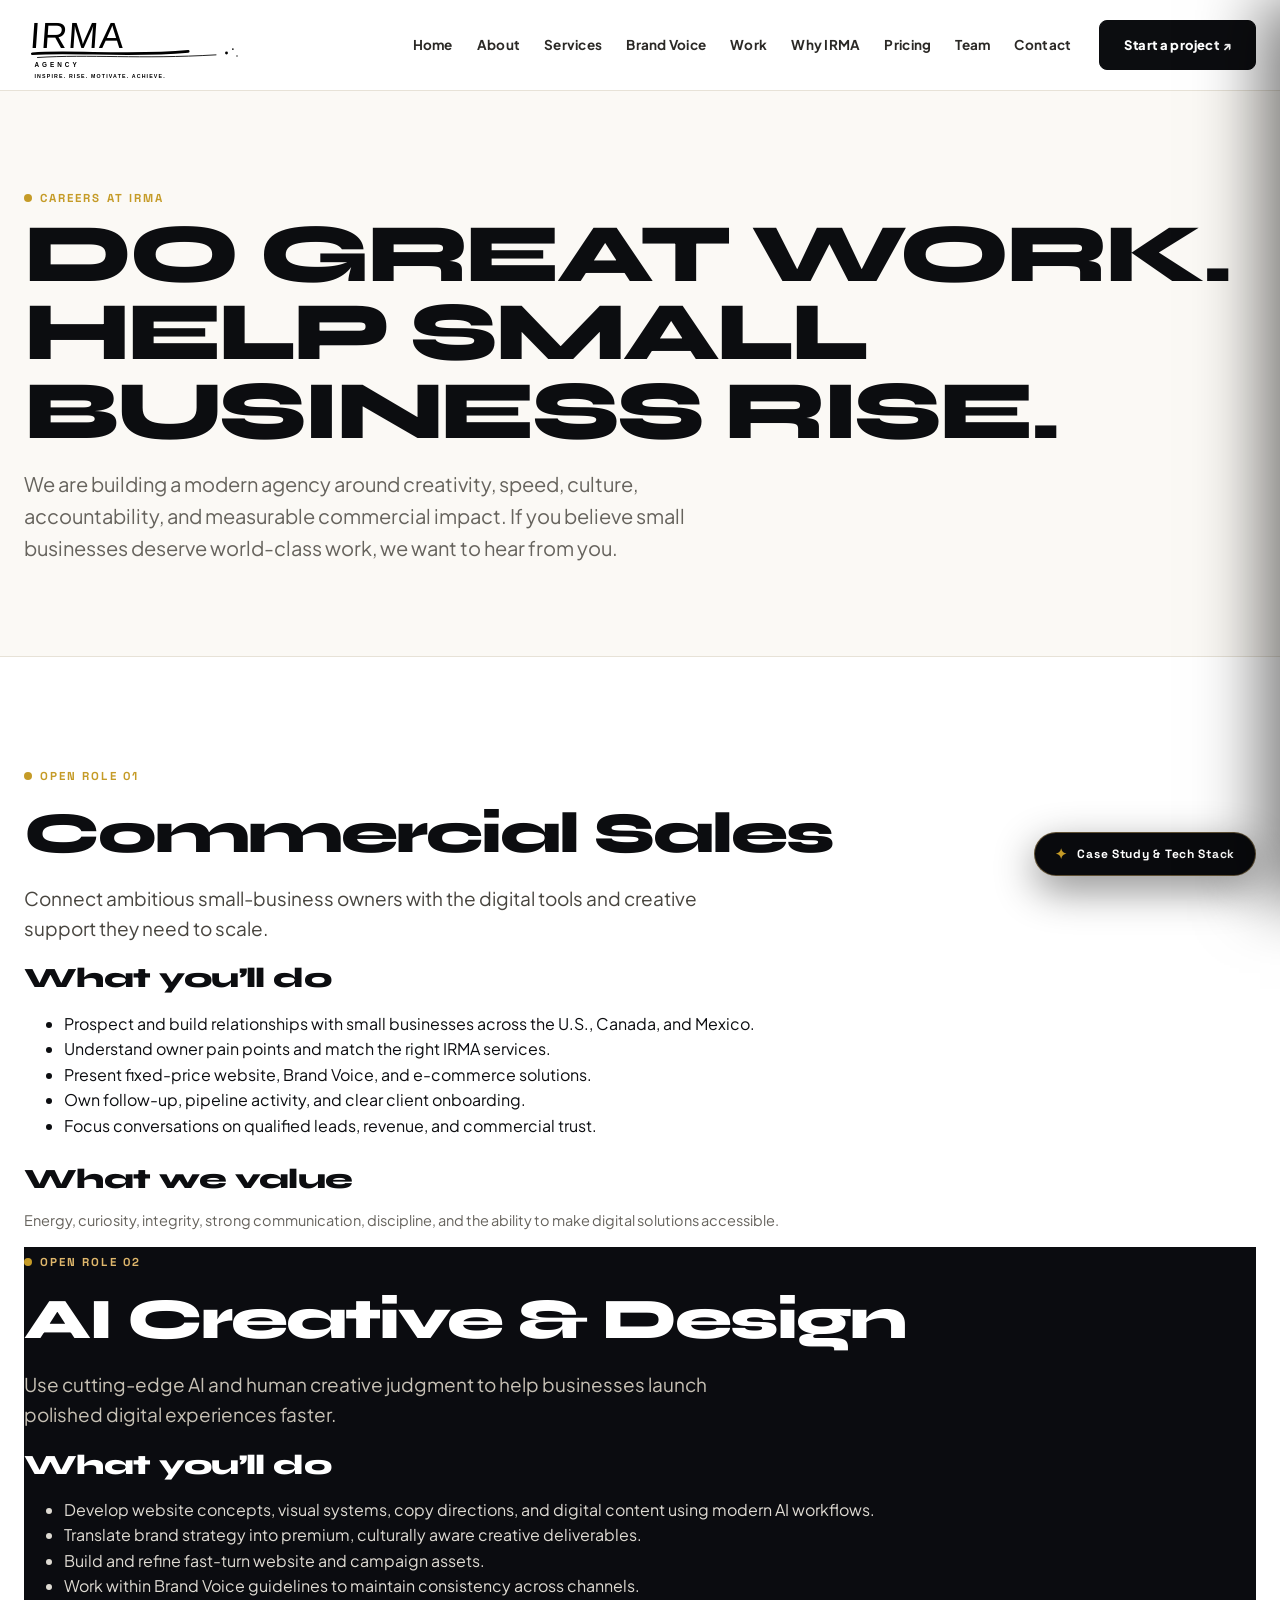
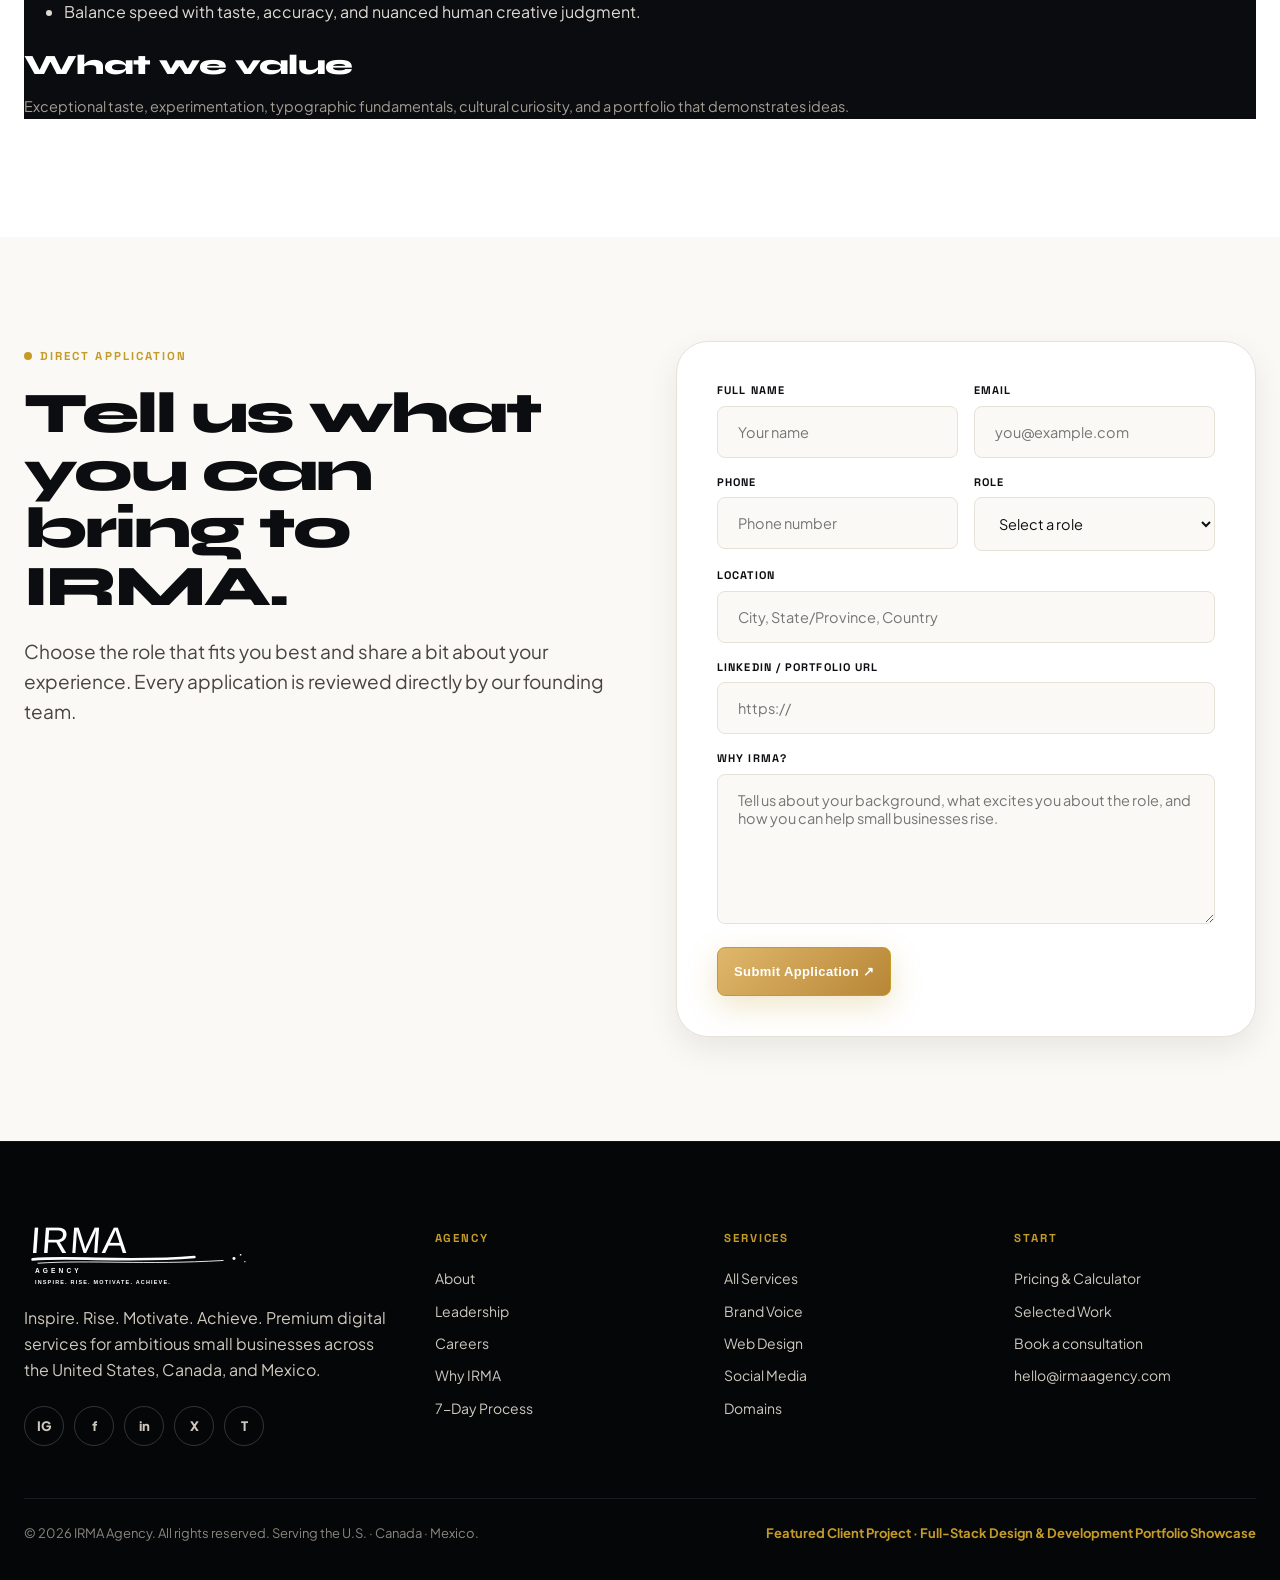
<file: careers.html>
<!doctype html>
<html lang="en">
<head>
  <meta charset="utf-8">
  <meta name="viewport" content="width=device-width,initial-scale=1">
  <meta name="description" content="Careers at IRMA Agency — join our Sales or AI Creative team.">
  <title>Careers | IRMA Agency</title>
  <link rel="icon" href="assets/mark.svg">
  <link rel="stylesheet" href="css/style.css">
</head>
<body>
  <!-- Global Navigation -->
  <header class="nav">
    <div class="container nav-inner">
      <a class="logo" href="index.html" aria-label="IRMA Agency Home">
        <img src="assets/logo.svg" alt="IRMA Agency — Inspire. Rise. Motivate. Achieve.">
      </a>
      <nav class="nav-links">
        <a href="index.html">Home</a>
        <a href="about.html">About</a>
        <a href="services.html">Services</a>
        <a href="brand-voice.html">Brand Voice</a>
        <a href="work.html">Work</a>
        <a href="small-business.html">Why IRMA</a>
        <a href="pricing.html">Pricing</a>
        <a href="team.html">Team</a>
        <a href="contact.html">Contact</a>
      </nav>
      <a class="nav-cta" href="contact.html">Start a project ↗</a>
      <button class="menu" aria-label="Open menu">☰</button>
    </div>
  </header>

  <main>
    <!-- Page Hero -->
    <section class="page-hero careers-hero">
      <div class="container">
        <div class="kicker">Careers at IRMA</div>
        <h1>DO GREAT WORK.<br>HELP SMALL BUSINESS RISE.</h1>
        <p>We are building a modern agency around creativity, speed, culture, accountability, and measurable commercial impact. If you believe small businesses deserve world-class work, we want to hear from you.</p>
      </div>
    </section>

    <!-- Roles Grid -->
    <section class="section">
      <div class="container">
        <div class="career-grid">
          <article class="career-card">
            <div class="kicker">Open Role 01</div>
            <h2>Commercial Sales</h2>
            <p class="lead">Connect ambitious small-business owners with the digital tools and creative support they need to scale.</p>
            <h3>What you’ll do</h3>
            <ul class="checklist">
              <li>Prospect and build relationships with small businesses across the U.S., Canada, and Mexico.</li>
              <li>Understand owner pain points and match the right IRMA services.</li>
              <li>Present fixed-price website, Brand Voice, and e-commerce solutions.</li>
              <li>Own follow-up, pipeline activity, and clear client onboarding.</li>
              <li>Focus conversations on qualified leads, revenue, and commercial trust.</li>
            </ul>
            <h3 style="margin-top: 24px;">What we value</h3>
            <p style="color: var(--muted); font-size: 14.5px;">Energy, curiosity, integrity, strong communication, discipline, and the ability to make digital solutions accessible.</p>
          </article>

          <article class="career-card" style="background: #0b0c10; color: #fff; border-color: #1a1c22;">
            <div class="kicker" style="color: var(--gold2);">Open Role 02</div>
            <h2>AI Creative &amp; Design</h2>
            <p class="lead" style="color: #c7c1b5;">Use cutting-edge AI and human creative judgment to help businesses launch polished digital experiences faster.</p>
            <h3>What you’ll do</h3>
            <ul class="checklist" style="color: #dfdbd3;">
              <li>Develop website concepts, visual systems, copy directions, and digital content using modern AI workflows.</li>
              <li>Translate brand strategy into premium, culturally aware creative deliverables.</li>
              <li>Build and refine fast-turn website and campaign assets.</li>
              <li>Work within Brand Voice guidelines to maintain consistency across channels.</li>
              <li>Balance speed with taste, accuracy, and nuanced human creative judgment.</li>
            </ul>
            <h3 style="margin-top: 24px;">What we value</h3>
            <p style="color: #a49e93; font-size: 14.5px;">Exceptional taste, experimentation, typographic fundamentals, cultural curiosity, and a portfolio that demonstrates ideas.</p>
          </article>
        </div>
      </div>
    </section>

    <!-- Application Form -->
    <section class="section cream" id="apply">
      <div class="container">
        <div class="split">
          <div>
            <div class="kicker">Direct Application</div>
            <h2>Tell us what you can bring to IRMA.</h2>
            <p class="lead">Choose the role that fits you best and share a bit about your experience. Every application is reviewed directly by our founding team.</p>
          </div>
          <form class="form career-form">
            <div>
              <label for="name" style="display:block; font-size: 11px; font-family: var(--font-mono); text-transform: uppercase; letter-spacing: 0.1em; margin-bottom: 6px; font-weight: 700;">Full name</label>
              <input id="name" name="name" required placeholder="Your name">
            </div>
            <div>
              <label for="email" style="display:block; font-size: 11px; font-family: var(--font-mono); text-transform: uppercase; letter-spacing: 0.1em; margin-bottom: 6px; font-weight: 700;">Email</label>
              <input id="email" name="email" type="email" required placeholder="you@example.com">
            </div>
            <div>
              <label for="phone" style="display:block; font-size: 11px; font-family: var(--font-mono); text-transform: uppercase; letter-spacing: 0.1em; margin-bottom: 6px; font-weight: 700;">Phone</label>
              <input id="phone" name="phone" type="tel" placeholder="Phone number">
            </div>
            <div>
              <label for="role" style="display:block; font-size: 11px; font-family: var(--font-mono); text-transform: uppercase; letter-spacing: 0.1em; margin-bottom: 6px; font-weight: 700;">Role</label>
              <select id="role" name="role" required>
                <option value="">Select a role</option>
                <option>Commercial Sales</option>
                <option>AI Creative &amp; Design</option>
              </select>
            </div>
            <div class="full">
              <label for="location" style="display:block; font-size: 11px; font-family: var(--font-mono); text-transform: uppercase; letter-spacing: 0.1em; margin-bottom: 6px; font-weight: 700;">Location</label>
              <input id="location" name="location" placeholder="City, State/Province, Country">
            </div>
            <div class="full">
              <label for="linkedin" style="display:block; font-size: 11px; font-family: var(--font-mono); text-transform: uppercase; letter-spacing: 0.1em; margin-bottom: 6px; font-weight: 700;">LinkedIn / Portfolio URL</label>
              <input id="linkedin" name="linkedin" type="url" placeholder="https://">
            </div>
            <div class="full">
              <label for="why" style="display:block; font-size: 11px; font-family: var(--font-mono); text-transform: uppercase; letter-spacing: 0.1em; margin-bottom: 6px; font-weight: 700;">Why IRMA?</label>
              <textarea id="why" name="why" required placeholder="Tell us about your background, what excites you about the role, and how you can help small businesses rise."></textarea>
            </div>
            <div class="full">
              <button class="btn gold full" type="submit" style="padding: 16px;">Submit Application ↗</button>
            </div>
          </form>
        </div>
      </div>
    </section>
  </main>

  <!-- Footer -->
  <footer class="footer">
    <div class="container">
      <div class="footer-grid">
        <div>
          <img class="footer-logo" src="assets/logo.svg" alt="IRMA Agency">
          <p style="color:#cfc8bd;max-width:390px;margin-top:18px;line-height:1.6;">
            Inspire. Rise. Motivate. Achieve. Premium digital services for ambitious small businesses across the United States, Canada, and Mexico.
          </p>
          <div class="socials">
            <a href="#" aria-label="Instagram">IG</a>
            <a href="#" aria-label="Facebook">f</a>
            <a href="#" aria-label="LinkedIn">in</a>
            <a href="#" aria-label="X">X</a>
            <a href="#" aria-label="TikTok">T</a>
          </div>
        </div>
        <div>
          <h4>Agency</h4>
          <a href="about.html">About</a>
          <a href="team.html">Leadership</a>
          <a href="careers.html">Careers</a>
          <a href="small-business.html">Why IRMA</a>
          <a href="process.html">7-Day Process</a>
        </div>
        <div>
          <h4>Services</h4>
          <a href="services.html">All Services</a>
          <a href="brand-voice.html">Brand Voice</a>
          <a href="services.html#web">Web Design</a>
          <a href="services.html#social">Social Media</a>
          <a href="services.html#domain">Domains</a>
        </div>
        <div>
          <h4>Start</h4>
          <a href="pricing.html">Pricing &amp; Calculator</a>
          <a href="work.html">Selected Work</a>
          <a href="contact.html">Book a consultation</a>
          <a href="mailto:hello@irmaagency.com">hello@irmaagency.com</a>
        </div>
      </div>
      <div class="footer-bottom">
        <span>© <span data-year></span> IRMA Agency. All rights reserved. Serving the U.S. · Canada · Mexico.</span>
        <span class="portfolio-credit">Featured Client Project · Full-Stack Design &amp; Development Portfolio Showcase</span>
      </div>
    </div>
  </footer>

  <script src="js/main.js"></script>
</body>
</html>
</file>
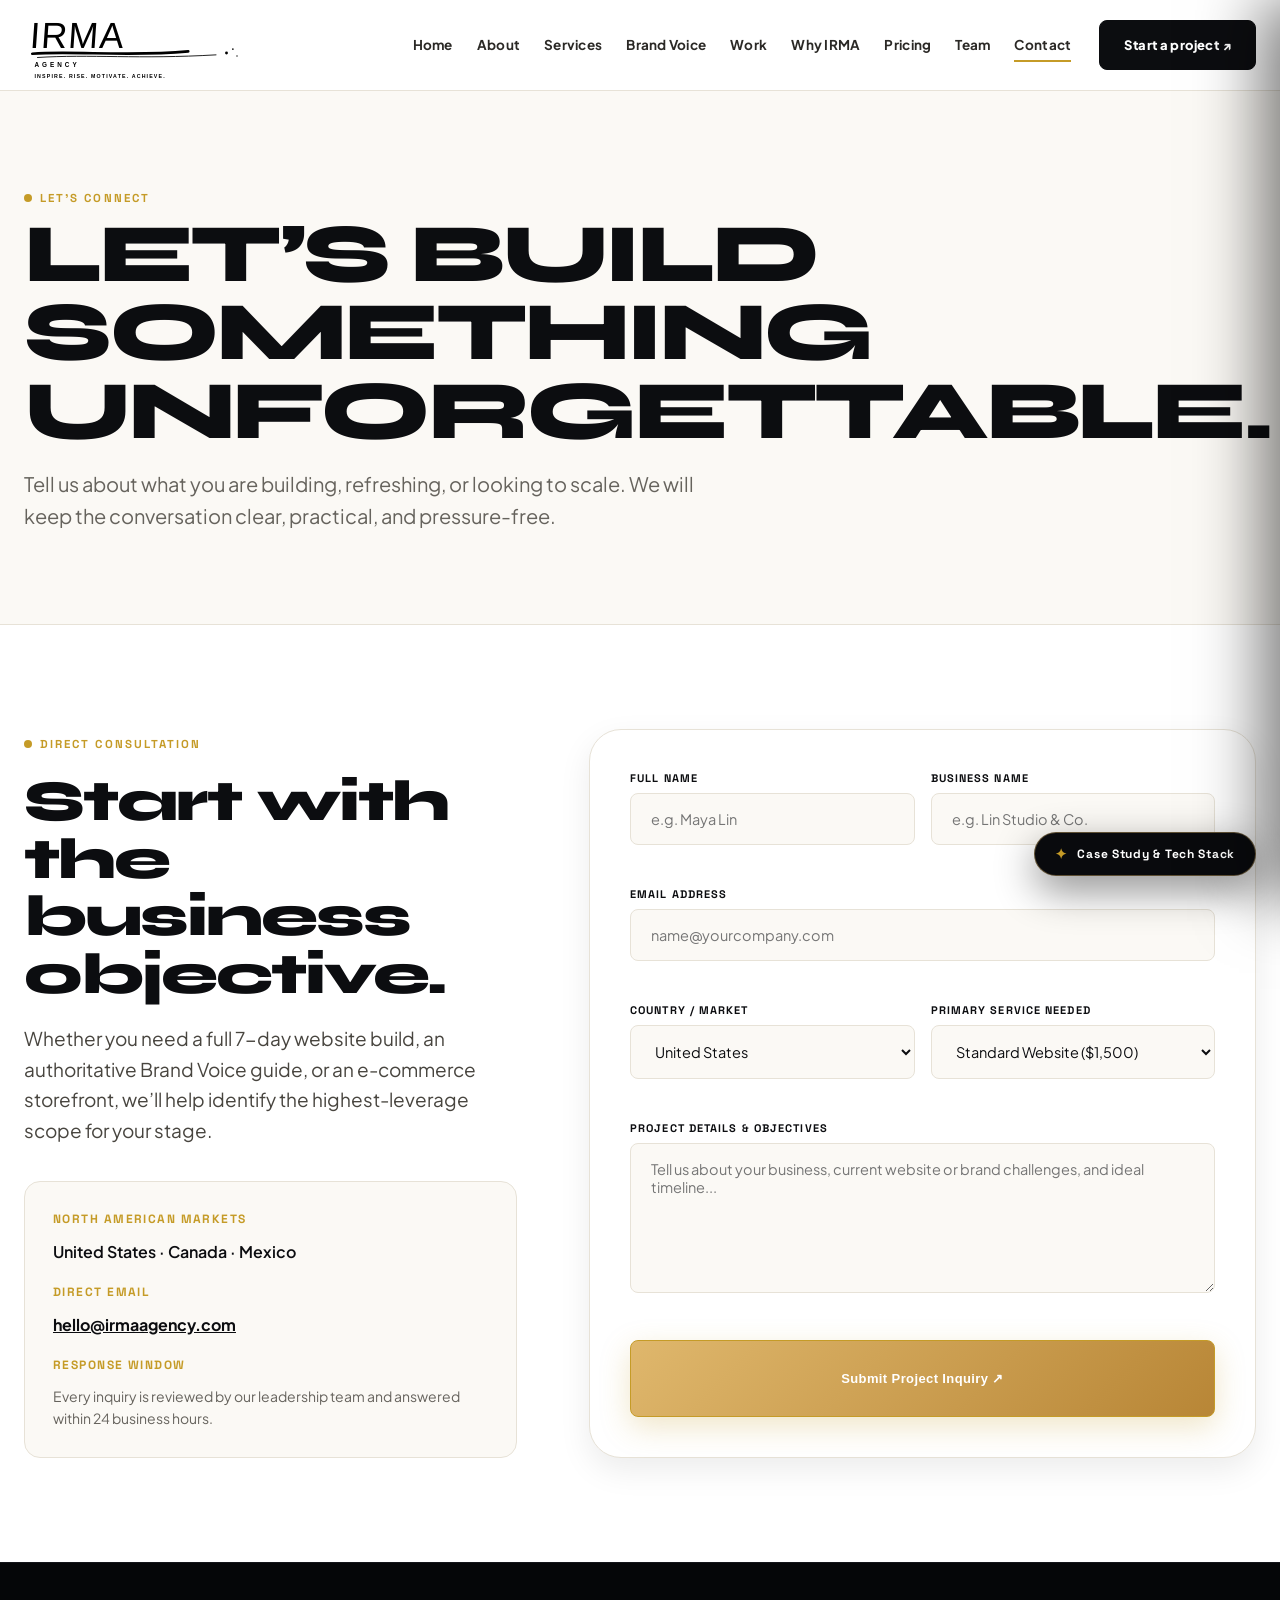
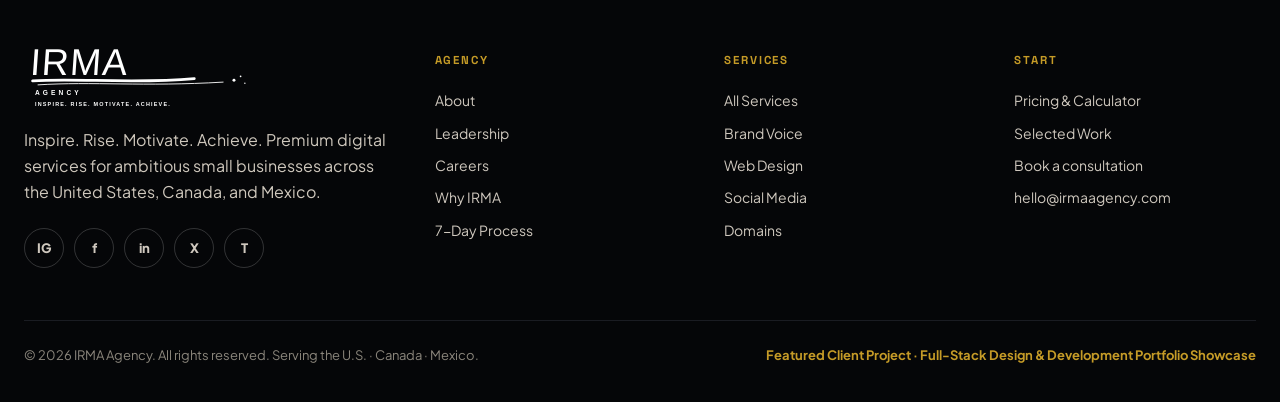
<file: contact.html>
<!doctype html>
<html lang="en">
<head>
  <meta charset="utf-8">
  <meta name="viewport" content="width=device-width,initial-scale=1">
  <meta name="description" content="Get in touch with IRMA Agency for websites, brand voice, e-commerce, and digital systems.">
  <title>Contact &amp; Consultations | IRMA Agency</title>
  <link rel="icon" href="assets/mark.svg">
  <link rel="stylesheet" href="css/style.css">
</head>
<body>
  <!-- Header -->
  <header class="nav">
    <div class="container nav-inner">
      <a class="logo" href="index.html" aria-label="IRMA Agency Home">
        <img src="assets/logo.svg" alt="IRMA Agency — Inspire. Rise. Motivate. Achieve.">
      </a>
      <nav class="nav-links">
        <a href="index.html">Home</a>
        <a href="about.html">About</a>
        <a href="services.html">Services</a>
        <a href="brand-voice.html">Brand Voice</a>
        <a href="work.html">Work</a>
        <a href="small-business.html">Why IRMA</a>
        <a href="pricing.html">Pricing</a>
        <a href="team.html">Team</a>
        <a class="active" href="contact.html">Contact</a>
      </nav>
      <a class="nav-cta" href="contact.html">Start a project ↗</a>
      <button class="menu" aria-label="Open menu">☰</button>
    </div>
  </header>

  <main>
    <!-- Page Hero -->
    <section class="page-hero">
      <div class="container">
        <div class="kicker">Let’s Connect</div>
        <h1>LET’S BUILD SOMETHING UNFORGETTABLE.</h1>
        <p>Tell us about what you are building, refreshing, or looking to scale. We will keep the conversation clear, practical, and pressure-free.</p>
      </div>
    </section>

    <!-- Contact Content Grid -->
    <section class="section">
      <div class="container contact-grid">
        <div>
          <div class="kicker">Direct Consultation</div>
          <h2>Start with the business objective.</h2>
          <p class="lead">Whether you need a full 7-day website build, an authoritative Brand Voice guide, or an e-commerce storefront, we’ll help identify the highest-leverage scope for your stage.</p>

          <div style="margin-top: 36px; padding: 28px; background: var(--cream); border-radius: var(--radius-md); border: 1px solid var(--line);">
            <h4 style="font-family: var(--font-mono); font-size: 12px; letter-spacing: 0.12em; text-transform: uppercase; color: var(--gold); margin: 0 0 10px;">North American Markets</h4>
            <p style="margin: 0 0 18px; color: var(--ink); font-weight: 600;">United States · Canada · Mexico</p>

            <h4 style="font-family: var(--font-mono); font-size: 12px; letter-spacing: 0.12em; text-transform: uppercase; color: var(--gold); margin: 0 0 10px;">Direct Email</h4>
            <p style="margin: 0 0 18px;"><a href="mailto:hello@irmaagency.com" style="color: var(--ink); font-weight: 700; text-decoration: underline;">hello@irmaagency.com</a></p>

            <h4 style="font-family: var(--font-mono); font-size: 12px; letter-spacing: 0.12em; text-transform: uppercase; color: var(--gold); margin: 0 0 10px;">Response Window</h4>
            <p style="margin: 0; color: var(--muted); font-size: 14px;">Every inquiry is reviewed by our leadership team and answered within 24 business hours.</p>
          </div>
        </div>

        <!-- Interactive Form -->
        <form class="form">
          <div>
            <label style="display:block; font-size: 11px; font-family: var(--font-mono); text-transform: uppercase; letter-spacing: 0.1em; margin-bottom: 6px; font-weight: 700;">Full Name</label>
            <input placeholder="e.g. Maya Lin" required>
          </div>
          <div>
            <label style="display:block; font-size: 11px; font-family: var(--font-mono); text-transform: uppercase; letter-spacing: 0.1em; margin-bottom: 6px; font-weight: 700;">Business Name</label>
            <input placeholder="e.g. Lin Studio &amp; Co." required>
          </div>
          <div class="full">
            <label style="display:block; font-size: 11px; font-family: var(--font-mono); text-transform: uppercase; letter-spacing: 0.1em; margin-bottom: 6px; font-weight: 700;">Email Address</label>
            <input type="email" placeholder="name@yourcompany.com" required>
          </div>
          <div>
            <label style="display:block; font-size: 11px; font-family: var(--font-mono); text-transform: uppercase; letter-spacing: 0.1em; margin-bottom: 6px; font-weight: 700;">Country / Market</label>
            <select>
              <option>United States</option>
              <option>Canada</option>
              <option>Mexico</option>
              <option>International / Other</option>
            </select>
          </div>
          <div>
            <label style="display:block; font-size: 11px; font-family: var(--font-mono); text-transform: uppercase; letter-spacing: 0.1em; margin-bottom: 6px; font-weight: 700;">Primary Service Needed</label>
            <select>
              <option>Standard Website ($1,500)</option>
              <option>E-Commerce Storefront ($3,000)</option>
              <option>Brand Voice System ($1,200)</option>
              <option>Domain Strategy &amp; Acquisition</option>
              <option>Integrated Package (Web + Voice + Social)</option>
            </select>
          </div>
          <div class="full">
            <label style="display:block; font-size: 11px; font-family: var(--font-mono); text-transform: uppercase; letter-spacing: 0.1em; margin-bottom: 6px; font-weight: 700;">Project Details &amp; Objectives</label>
            <textarea placeholder="Tell us about your business, current website or brand challenges, and ideal timeline..."></textarea>
          </div>
          <button class="btn gold full" type="submit" style="padding: 18px;">
            Submit Project Inquiry ↗
          </button>
        </form>
      </div>
    </section>
  </main>

  <!-- Footer -->
  <footer class="footer">
    <div class="container">
      <div class="footer-grid">
        <div>
          <img class="footer-logo" src="assets/logo.svg" alt="IRMA Agency">
          <p style="color:#cfc8bd;max-width:390px;margin-top:18px;line-height:1.6;">
            Inspire. Rise. Motivate. Achieve. Premium digital services for ambitious small businesses across the United States, Canada, and Mexico.
          </p>
          <div class="socials">
            <a href="#" aria-label="Instagram">IG</a>
            <a href="#" aria-label="Facebook">f</a>
            <a href="#" aria-label="LinkedIn">in</a>
            <a href="#" aria-label="X">X</a>
            <a href="#" aria-label="TikTok">T</a>
          </div>
        </div>
        <div>
          <h4>Agency</h4>
          <a href="about.html">About</a>
          <a href="team.html">Leadership</a>
          <a href="careers.html">Careers</a>
          <a href="small-business.html">Why IRMA</a>
          <a href="process.html">7-Day Process</a>
        </div>
        <div>
          <h4>Services</h4>
          <a href="services.html">All Services</a>
          <a href="brand-voice.html">Brand Voice</a>
          <a href="services.html#web">Web Design</a>
          <a href="services.html#social">Social Media</a>
          <a href="services.html#domain">Domains</a>
        </div>
        <div>
          <h4>Start</h4>
          <a href="pricing.html">Pricing &amp; Calculator</a>
          <a href="work.html">Selected Work</a>
          <a href="contact.html">Book a consultation</a>
          <a href="mailto:hello@irmaagency.com">hello@irmaagency.com</a>
        </div>
      </div>
      <div class="footer-bottom">
        <span>© <span data-year></span> IRMA Agency. All rights reserved. Serving the U.S. · Canada · Mexico.</span>
        <span class="portfolio-credit">Featured Client Project · Full-Stack Design &amp; Development Portfolio Showcase</span>
      </div>
    </div>
  </footer>

  <script src="js/main.js"></script>
</body>
</html>
</file>
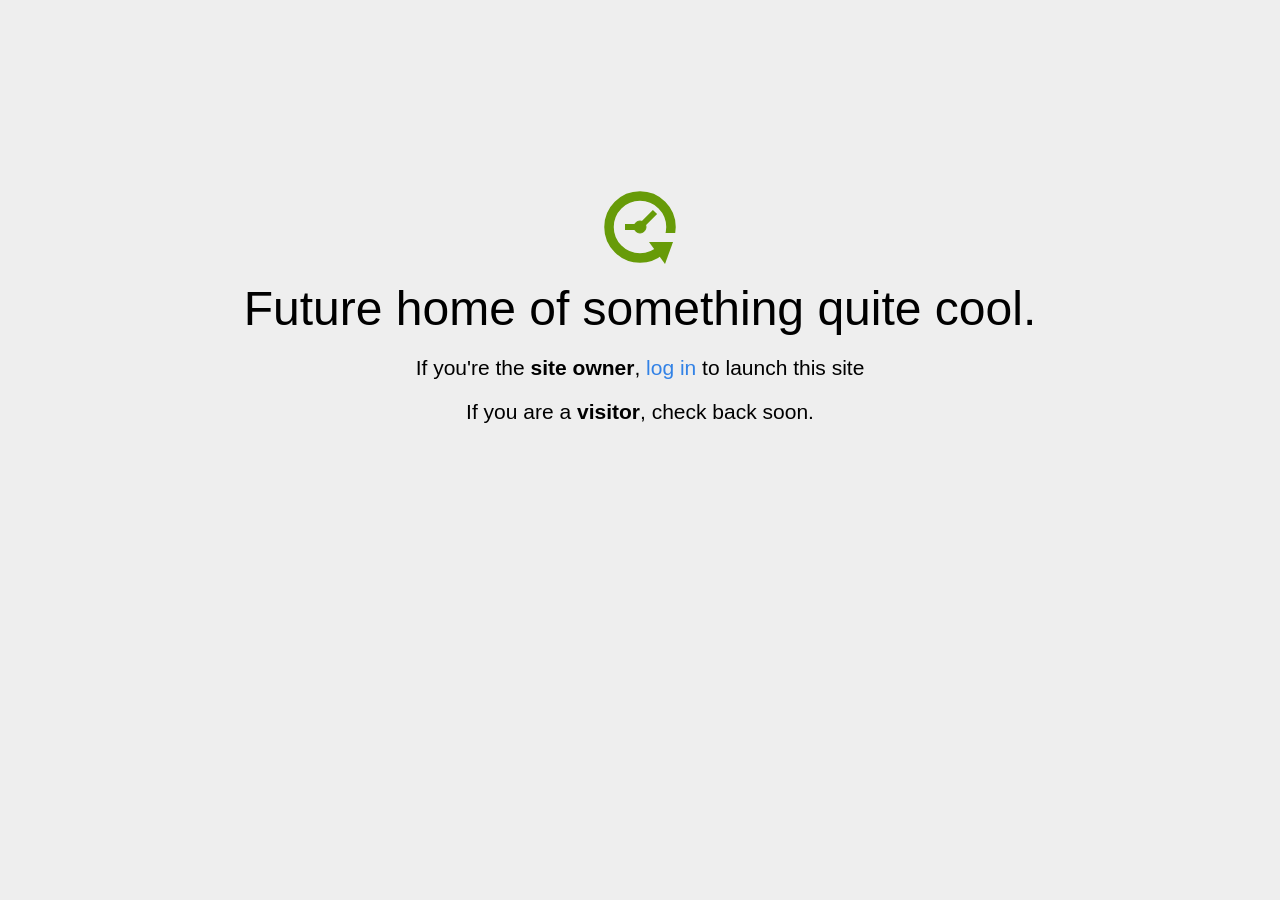
<file: home.html>
<!DOCTYPE html>
<html>
<head>
<title>Coming Soon</title>
<meta http-equiv="content-type" content="text/html; charset=utf-8" >
<meta name="viewport" content="width=device-width, initial-scale=1.0">
<style type="text/css">
body {
  /*background: linear-gradient(90deg, white, gray);*/
  background-color: #eee;
}

body, h1, p {
  font-family: "Helvetica Neue", "Segoe UI", Segoe, Helvetica, Arial, "Lucida Grande", sans-serif;
  font-weight: normal;
  margin: 0;
  padding: 0;
  text-align: center;
}

.container {
  margin-left:  auto;
  margin-right:  auto;
  margin-top: 177px;
  max-width: 1170px;
  padding-right: 15px;
  padding-left: 15px;
}

.row:before, .row:after {
  display: table;
  content: " ";
}

h1 {
  font-size: 48px;
  font-weight: 300;
  margin: 0 0 20px 0;
}

.lead {
  font-size: 21px;
  font-weight: 200;
  margin-bottom: 20px;
}

p {
  margin: 0 0 10px;
}

a {
  color: #3282e6;
  text-decoration: none;
}
</style>
</head>

<body>
<div class="container text-center" id="error">

  <svg height="100" width="100">
    <circle cx="50" cy="50" r="31" stroke="#679b08" stroke-width="9.5" fill="none" />
    <circle cx="50" cy="50" r="6" stroke="#679b08" stroke-width="1" fill="#679b08" />
    <line x1="50" y1="50" x2="35" y2="50" style="stroke:#679b08;stroke-width:6" />
    <line x1="65" y1="35" x2="50" y2="50" style="stroke:#679b08;stroke-width:6" />
    <path d="M59 65 L83 65 L75 87 Z" fill="#679b08" />
    <rect width="20" height="9" x="70" y="56" style="fill:#eee;stroke-width:0;" />
  </svg>
  <div class="row">
    <div class="col-md-12">
      <div class="main-icon text-success"><span class="uxicon uxicon-clock-refresh"></span></div>
      <h1>Future home of something quite cool.</h1>
      <p class="lead">If you're the <strong>site owner</strong>, <a href="/cpanel">log in</a> to launch this site</p>
      <p class="lead">If you are a <strong>visitor</strong>, check back soon.</p>
    </div>
  </div>

</div>

</body>
</html>
</file>
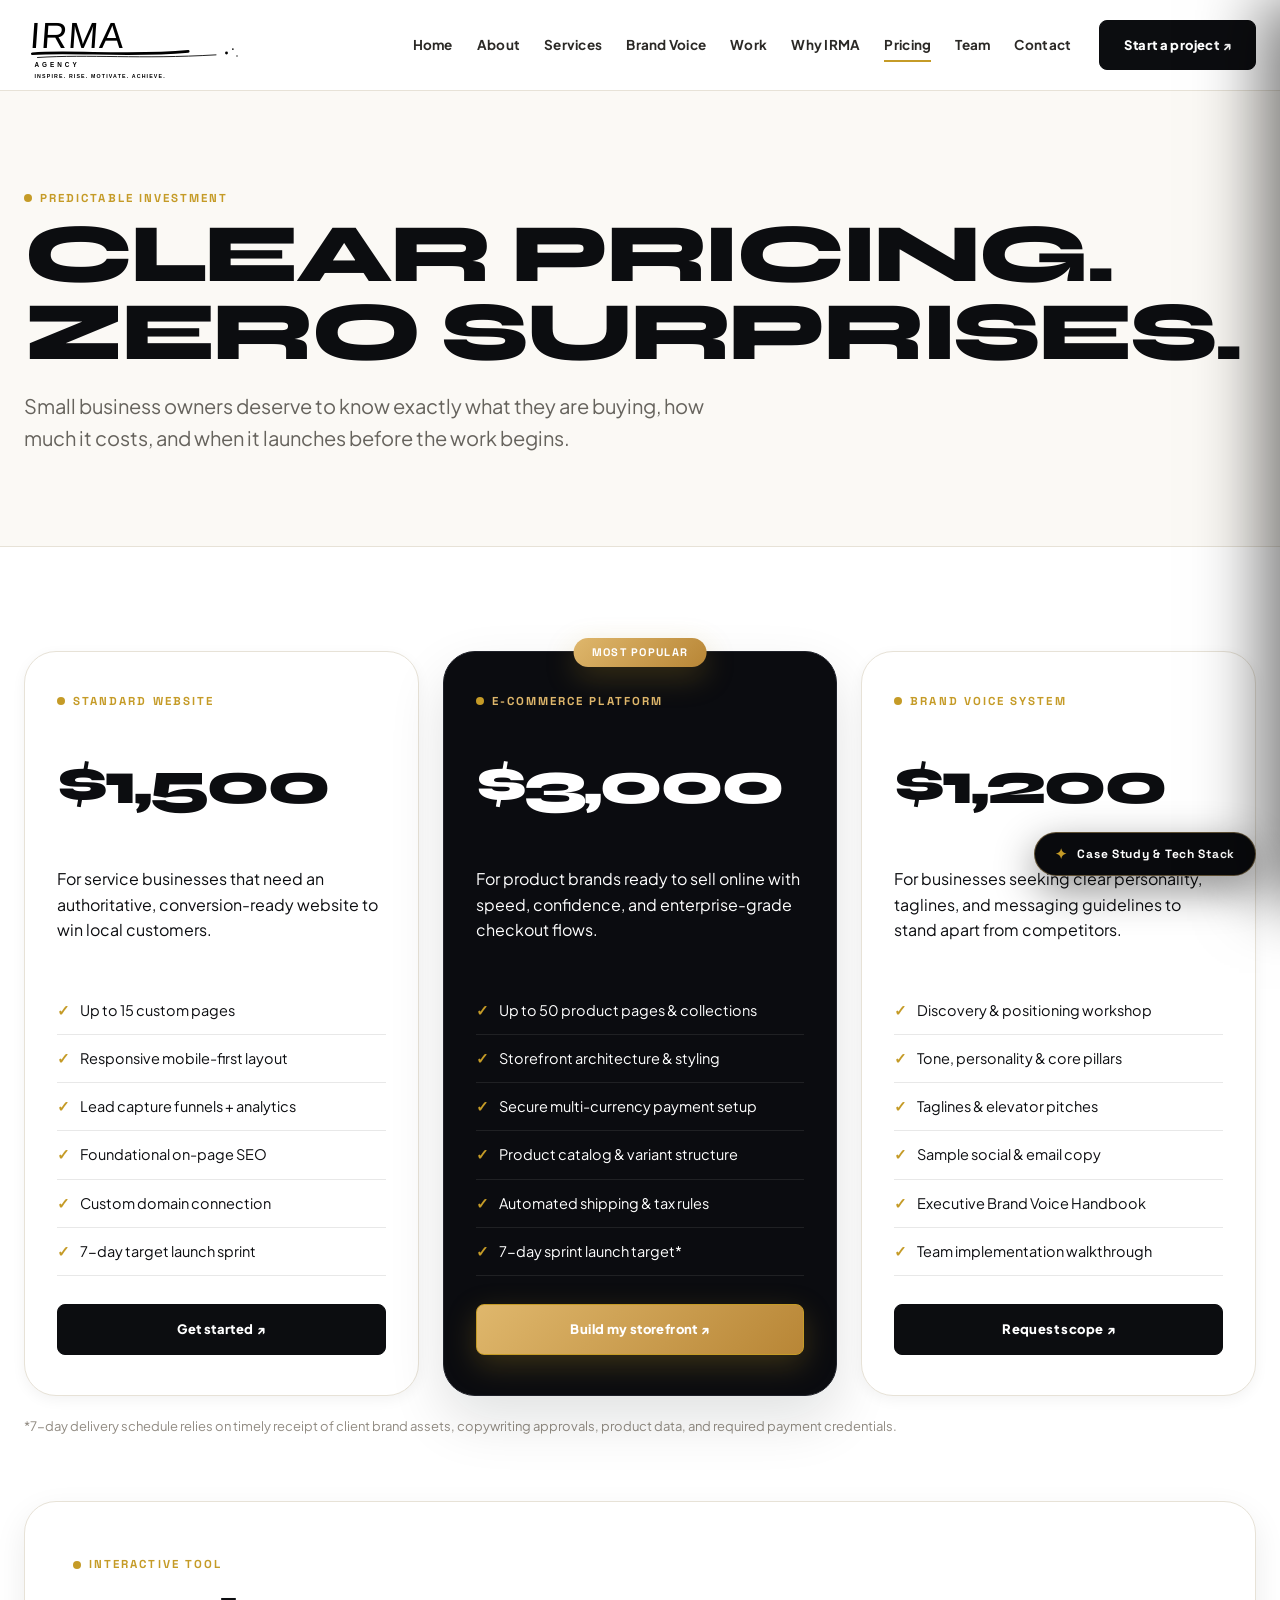
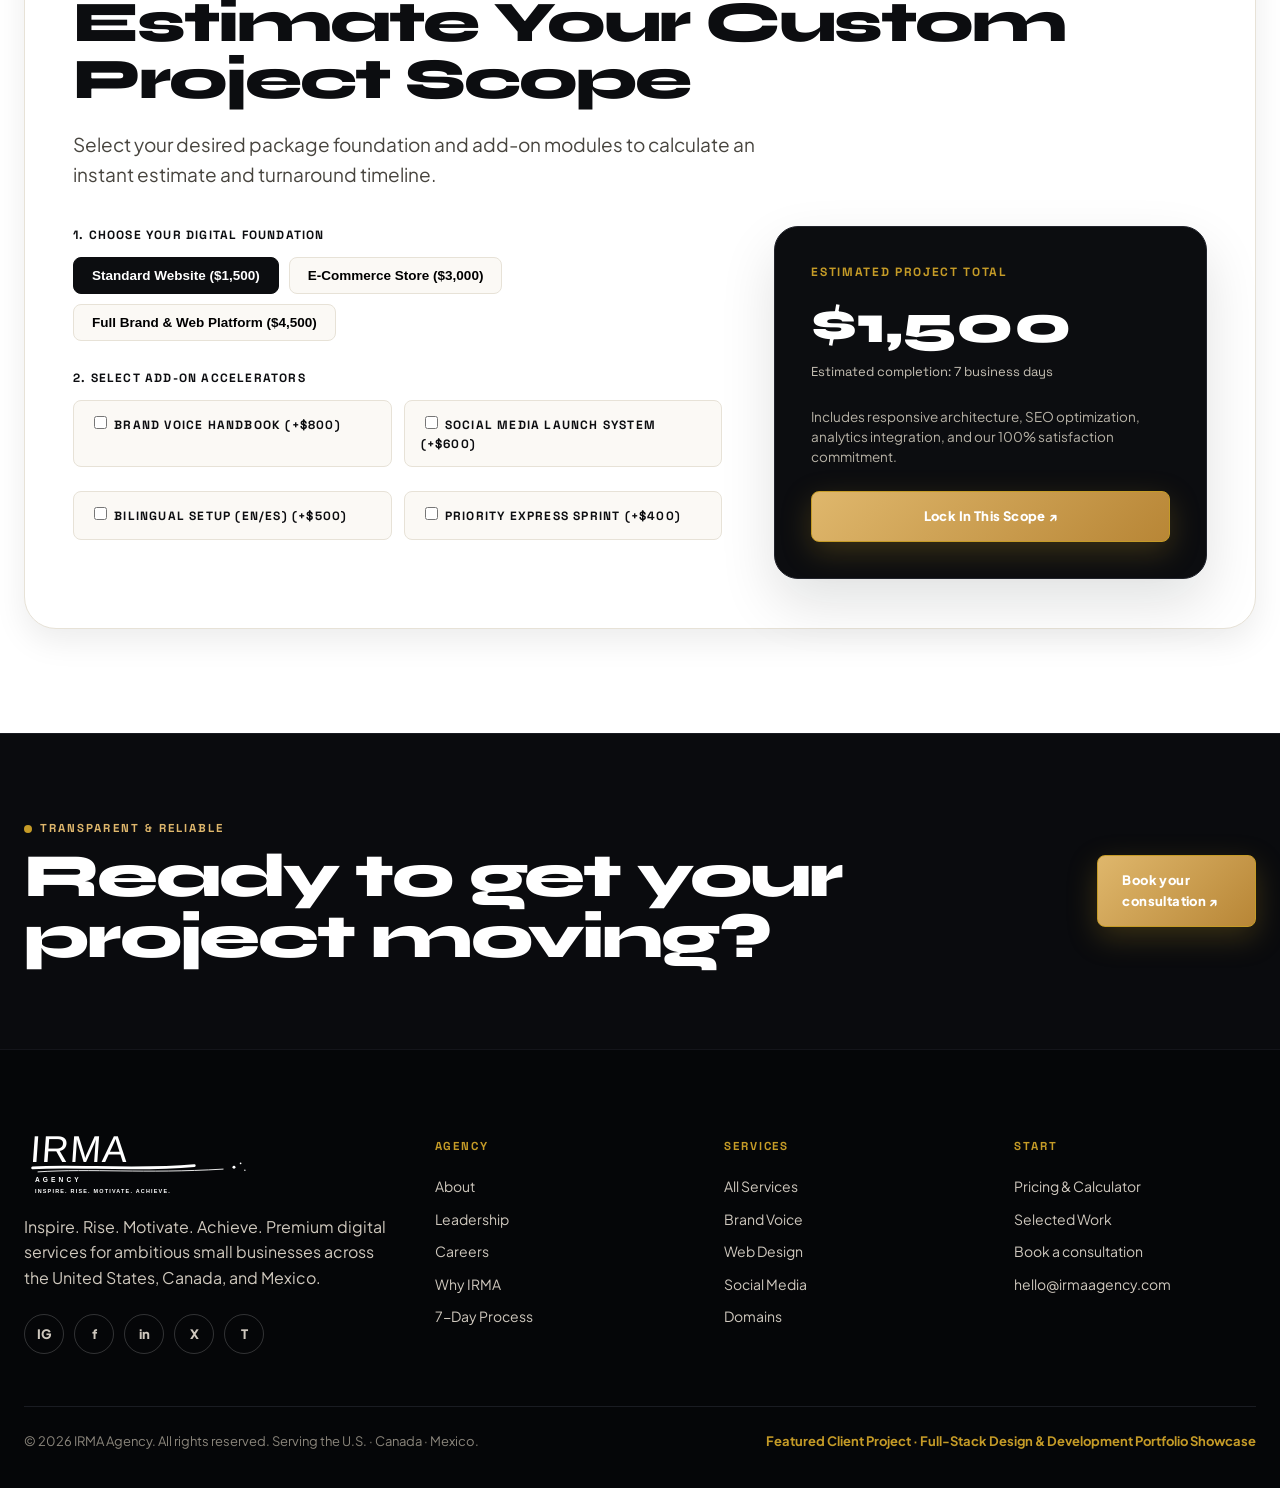
<file: pricing.html>
<!doctype html>
<html lang="en">
<head>
  <meta charset="utf-8">
  <meta name="viewport" content="width=device-width,initial-scale=1">
  <meta name="description" content="Transparent, fixed pricing for small business websites, e-commerce, and brand voice systems.">
  <title>Pricing &amp; Project Estimator | IRMA Agency</title>
  <link rel="icon" href="assets/mark.svg">
  <link rel="stylesheet" href="css/style.css">
</head>
<body>
  <!-- Header Navigation -->
  <header class="nav">
    <div class="container nav-inner">
      <a class="logo" href="index.html" aria-label="IRMA Agency Home">
        <img src="assets/logo.svg" alt="IRMA Agency — Inspire. Rise. Motivate. Achieve.">
      </a>
      <nav class="nav-links">
        <a href="index.html">Home</a>
        <a href="about.html">About</a>
        <a href="services.html">Services</a>
        <a href="brand-voice.html">Brand Voice</a>
        <a href="work.html">Work</a>
        <a href="small-business.html">Why IRMA</a>
        <a class="active" href="pricing.html">Pricing</a>
        <a href="team.html">Team</a>
        <a href="contact.html">Contact</a>
      </nav>
      <a class="nav-cta" href="contact.html">Start a project ↗</a>
      <button class="menu" aria-label="Open menu">☰</button>
    </div>
  </header>

  <main>
    <!-- Page Hero -->
    <section class="page-hero">
      <div class="container">
        <div class="kicker">Predictable Investment</div>
        <h1>CLEAR PRICING. ZERO SURPRISES.</h1>
        <p>Small business owners deserve to know exactly what they are buying, how much it costs, and when it launches before the work begins.</p>
      </div>
    </section>

    <!-- Core Pricing Cards -->
    <section class="section">
      <div class="container">
        <div class="price-grid">
          <!-- Standard Tier -->
          <div class="price-card">
            <div class="kicker">Standard Website</div>
            <div class="price">$1,500</div>
            <p>For service businesses that need an authoritative, conversion-ready website to win local customers.</p>
            <ul>
              <li>Up to 15 custom pages</li>
              <li>Responsive mobile-first layout</li>
              <li>Lead capture funnels + analytics</li>
              <li>Foundational on-page SEO</li>
              <li>Custom domain connection</li>
              <li>7-day target launch sprint</li>
            </ul>
            <a class="btn dark" href="contact.html">Get started ↗</a>
          </div>

          <!-- Featured E-Commerce Tier -->
          <div class="price-card featured">
            <div class="featured-badge">Most Popular</div>
            <div class="kicker" style="color: var(--gold2);">E-Commerce Platform</div>
            <div class="price">$3,000</div>
            <p>For product brands ready to sell online with speed, confidence, and enterprise-grade checkout flows.</p>
            <ul>
              <li>Up to 50 product pages &amp; collections</li>
              <li>Storefront architecture &amp; styling</li>
              <li>Secure multi-currency payment setup</li>
              <li>Product catalog &amp; variant structure</li>
              <li>Automated shipping &amp; tax rules</li>
              <li>7-day sprint launch target*</li>
            </ul>
            <a class="btn gold" href="contact.html">Build my storefront ↗</a>
          </div>

          <!-- Brand Voice Tier -->
          <div class="price-card">
            <div class="kicker">Brand Voice System</div>
            <div class="price">$1,200</div>
            <p>For businesses seeking clear personality, taglines, and messaging guidelines to stand apart from competitors.</p>
            <ul>
              <li>Discovery &amp; positioning workshop</li>
              <li>Tone, personality &amp; core pillars</li>
              <li>Taglines &amp; elevator pitches</li>
              <li>Sample social &amp; email copy</li>
              <li>Executive Brand Voice Handbook</li>
              <li>Team implementation walkthrough</li>
            </ul>
            <a class="btn dark" href="contact.html">Request scope ↗</a>
          </div>
        </div>
        <p class="mini" style="margin-top:20px; color: var(--muted-light); font-size: 13px;">
          *7-day delivery schedule relies on timely receipt of client brand assets, copywriting approvals, product data, and required payment credentials.
        </p>

        <!-- Interactive Project Scope & Cost Estimator -->
        <div class="estimator-box">
          <div class="kicker">Interactive Tool</div>
          <h2>Estimate Your Custom Project Scope</h2>
          <p class="lead" style="margin-bottom: 36px;">Select your desired package foundation and add-on modules to calculate an instant estimate and turnaround timeline.</p>

          <div class="estimator-grid">
            <div class="estimator-controls">
              <!-- Step 1: Base Tier -->
              <div class="option-group">
                <label>1. Choose Your Digital Foundation</label>
                <div class="option-pills">
                  <button class="option-pill active" data-base-price="1500" data-time="7 business days">
                    Standard Website ($1,500)
                  </button>
                  <button class="option-pill" data-base-price="3000" data-time="7–10 business days">
                    E-Commerce Store ($3,000)
                  </button>
                  <button class="option-pill" data-base-price="4500" data-time="14 business days">
                    Full Brand &amp; Web Platform ($4,500)
                  </button>
                </div>
              </div>

              <!-- Step 2: Add-Ons -->
              <div class="option-group">
                <label>2. Select Add-on Accelerators</label>
                <div class="addon-checkboxes">
                  <label class="addon-label">
                    <input type="checkbox" data-addon-price="800">
                    <span>Brand Voice Handbook (+$800)</span>
                  </label>
                  <label class="addon-label">
                    <input type="checkbox" data-addon-price="600">
                    <span>Social Media Launch System (+$600)</span>
                  </label>
                  <label class="addon-label">
                    <input type="checkbox" data-addon-price="500">
                    <span>Bilingual Setup (EN/ES) (+$500)</span>
                  </label>
                  <label class="addon-label">
                    <input type="checkbox" data-addon-price="400">
                    <span>Priority Express Sprint (+$400)</span>
                  </label>
                </div>
              </div>
            </div>

            <!-- Calculation Output Card -->
            <div class="estimator-summary">
              <h4>Estimated Project Total</h4>
              <div class="estimated-price" id="calc-price">$1,500</div>
              <div class="estimated-time" id="calc-time">Estimated completion: 7 business days</div>
              <p style="font-size: 13.5px; color: #b8b3a7; line-height: 1.5; margin-bottom: 24px;">
                Includes responsive architecture, SEO optimization, analytics integration, and our 100% satisfaction commitment.
              </p>
              <a class="btn gold" style="width: 100%;" href="contact.html">Lock In This Scope ↗</a>
            </div>
          </div>
        </div>
      </div>
    </section>

    <!-- Bottom Strip -->
    <section class="cta-strip">
      <div class="container">
        <div>
          <div class="kicker" style="color: var(--gold2); margin-bottom: 8px;">Transparent &amp; Reliable</div>
          <h2>Ready to get your project moving?</h2>
        </div>
        <a class="btn gold" href="contact.html">Book your consultation ↗</a>
      </div>
    </section>
  </main>

  <!-- Footer -->
  <footer class="footer">
    <div class="container">
      <div class="footer-grid">
        <div>
          <img class="footer-logo" src="assets/logo.svg" alt="IRMA Agency">
          <p style="color:#cfc8bd;max-width:390px;margin-top:18px;line-height:1.6;">
            Inspire. Rise. Motivate. Achieve. Premium digital services for ambitious small businesses across the United States, Canada, and Mexico.
          </p>
          <div class="socials">
            <a href="#" aria-label="Instagram">IG</a>
            <a href="#" aria-label="Facebook">f</a>
            <a href="#" aria-label="LinkedIn">in</a>
            <a href="#" aria-label="X">X</a>
            <a href="#" aria-label="TikTok">T</a>
          </div>
        </div>
        <div>
          <h4>Agency</h4>
          <a href="about.html">About</a>
          <a href="team.html">Leadership</a>
          <a href="careers.html">Careers</a>
          <a href="small-business.html">Why IRMA</a>
          <a href="process.html">7-Day Process</a>
        </div>
        <div>
          <h4>Services</h4>
          <a href="services.html">All Services</a>
          <a href="brand-voice.html">Brand Voice</a>
          <a href="services.html#web">Web Design</a>
          <a href="services.html#social">Social Media</a>
          <a href="services.html#domain">Domains</a>
        </div>
        <div>
          <h4>Start</h4>
          <a href="pricing.html">Pricing &amp; Calculator</a>
          <a href="work.html">Selected Work</a>
          <a href="contact.html">Book a consultation</a>
          <a href="mailto:hello@irmaagency.com">hello@irmaagency.com</a>
        </div>
      </div>
      <div class="footer-bottom">
        <span>© <span data-year></span> IRMA Agency. All rights reserved. Serving the U.S. · Canada · Mexico.</span>
        <span class="portfolio-credit">Featured Client Project · Full-Stack Design &amp; Development Portfolio Showcase</span>
      </div>
    </div>
  </footer>

  <script src="js/main.js"></script>
</body>
</html>
</file>
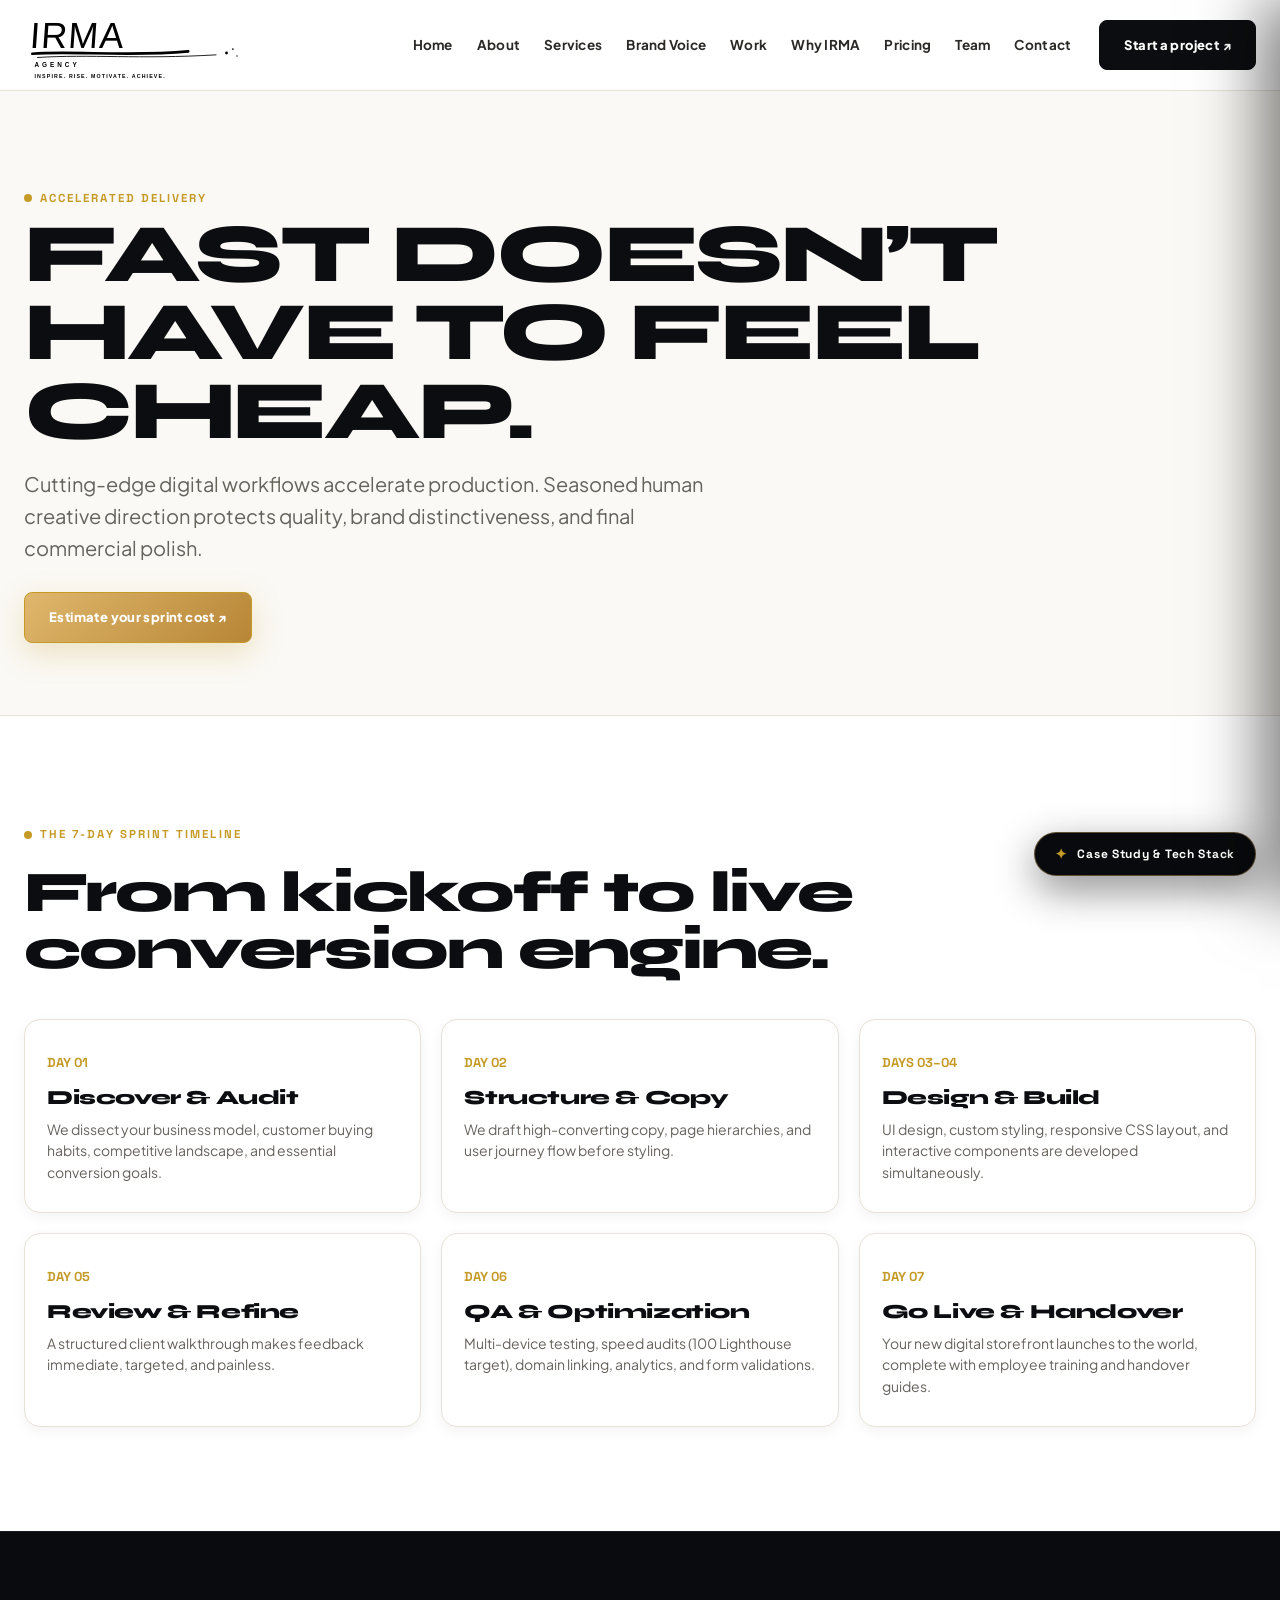
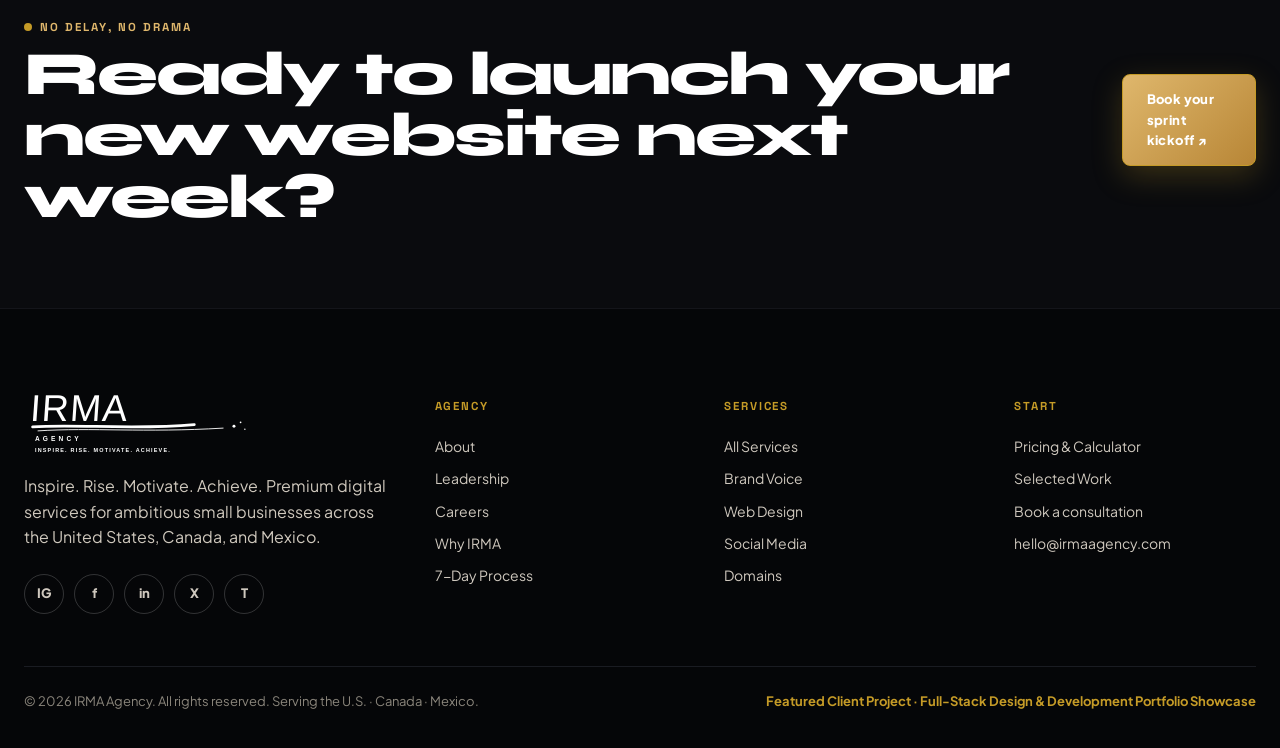
<file: process.html>
<!doctype html>
<html lang="en">
<head>
  <meta charset="utf-8">
  <meta name="viewport" content="width=device-width,initial-scale=1">
  <meta name="description" content="Discover IRMA Agency's accelerated 7-day sprint process for launching conversion-focused websites.">
  <title>7-Day Sprint Process | IRMA Agency</title>
  <link rel="icon" href="assets/mark.svg">
  <link rel="stylesheet" href="css/style.css">
</head>
<body>
  <!-- Global Navigation -->
  <header class="nav">
    <div class="container nav-inner">
      <a class="logo" href="index.html" aria-label="IRMA Agency Home">
        <img src="assets/logo.svg" alt="IRMA Agency — Inspire. Rise. Motivate. Achieve.">
      </a>
      <nav class="nav-links">
        <a href="index.html">Home</a>
        <a href="about.html">About</a>
        <a href="services.html">Services</a>
        <a href="brand-voice.html">Brand Voice</a>
        <a href="work.html">Work</a>
        <a href="small-business.html">Why IRMA</a>
        <a href="pricing.html">Pricing</a>
        <a href="team.html">Team</a>
        <a href="contact.html">Contact</a>
      </nav>
      <a class="nav-cta" href="contact.html">Start a project ↗</a>
      <button class="menu" aria-label="Open menu">☰</button>
    </div>
  </header>

  <main>
    <!-- Page Hero -->
    <section class="page-hero">
      <div class="container">
        <div class="kicker">Accelerated Delivery</div>
        <h1>FAST DOESN’T HAVE TO FEEL CHEAP.</h1>
        <p>Cutting-edge digital workflows accelerate production. Seasoned human creative direction protects quality, brand distinctiveness, and final commercial polish.</p>
        <div style="margin-top: 28px;">
          <a class="btn gold" href="pricing.html">Estimate your sprint cost ↗</a>
        </div>
      </div>
    </section>

    <!-- Sprint Steps -->
    <section class="section">
      <div class="container">
        <div class="kicker">The 7-Day Sprint Timeline</div>
        <h2>From kickoff to live conversion engine.</h2>
        <div class="promise-grid" style="grid-template-columns: repeat(3, 1fr); margin-top: 40px;">
          <div class="promise">
            <span>DAY 01</span>
            <h3>Discover &amp; Audit</h3>
            <p>We dissect your business model, customer buying habits, competitive landscape, and essential conversion goals.</p>
          </div>
          <div class="promise">
            <span>DAY 02</span>
            <h3>Structure &amp; Copy</h3>
            <p>We draft high-converting copy, page hierarchies, and user journey flow before styling.</p>
          </div>
          <div class="promise">
            <span>DAYS 03–04</span>
            <h3>Design &amp; Build</h3>
            <p>UI design, custom styling, responsive CSS layout, and interactive components are developed simultaneously.</p>
          </div>
          <div class="promise">
            <span>DAY 05</span>
            <h3>Review &amp; Refine</h3>
            <p>A structured client walkthrough makes feedback immediate, targeted, and painless.</p>
          </div>
          <div class="promise">
            <span>DAY 06</span>
            <h3>QA &amp; Optimization</h3>
            <p>Multi-device testing, speed audits (100 Lighthouse target), domain linking, analytics, and form validations.</p>
          </div>
          <div class="promise">
            <span>DAY 07</span>
            <h3>Go Live &amp; Handover</h3>
            <p>Your new digital storefront launches to the world, complete with employee training and handover guides.</p>
          </div>
        </div>
      </div>
    </section>

    <!-- Bottom CTA -->
    <section class="cta-strip">
      <div class="container">
        <div>
          <div class="kicker" style="color: var(--gold2); margin-bottom: 8px;">No Delay, No Drama</div>
          <h2>Ready to launch your new website next week?</h2>
        </div>
        <a class="btn gold" href="contact.html">Book your sprint kickoff ↗</a>
      </div>
    </section>
  </main>

  <!-- Global Footer -->
  <footer class="footer">
    <div class="container">
      <div class="footer-grid">
        <div>
          <img class="footer-logo" src="assets/logo.svg" alt="IRMA Agency">
          <p style="color:#cfc8bd;max-width:390px;margin-top:18px;line-height:1.6;">
            Inspire. Rise. Motivate. Achieve. Premium digital services for ambitious small businesses across the United States, Canada, and Mexico.
          </p>
          <div class="socials">
            <a href="#" aria-label="Instagram">IG</a>
            <a href="#" aria-label="Facebook">f</a>
            <a href="#" aria-label="LinkedIn">in</a>
            <a href="#" aria-label="X">X</a>
            <a href="#" aria-label="TikTok">T</a>
          </div>
        </div>
        <div>
          <h4>Agency</h4>
          <a href="about.html">About</a>
          <a href="team.html">Leadership</a>
          <a href="careers.html">Careers</a>
          <a href="small-business.html">Why IRMA</a>
          <a href="process.html">7-Day Process</a>
        </div>
        <div>
          <h4>Services</h4>
          <a href="services.html">All Services</a>
          <a href="brand-voice.html">Brand Voice</a>
          <a href="services.html#web">Web Design</a>
          <a href="services.html#social">Social Media</a>
          <a href="services.html#domain">Domains</a>
        </div>
        <div>
          <h4>Start</h4>
          <a href="pricing.html">Pricing &amp; Calculator</a>
          <a href="work.html">Selected Work</a>
          <a href="contact.html">Book a consultation</a>
          <a href="mailto:hello@irmaagency.com">hello@irmaagency.com</a>
        </div>
      </div>
      <div class="footer-bottom">
        <span>© <span data-year></span> IRMA Agency. All rights reserved. Serving the U.S. · Canada · Mexico.</span>
        <span class="portfolio-credit">Featured Client Project · Full-Stack Design &amp; Development Portfolio Showcase</span>
      </div>
    </div>
  </footer>

  <script src="js/main.js"></script>
</body>
</html>
</file>
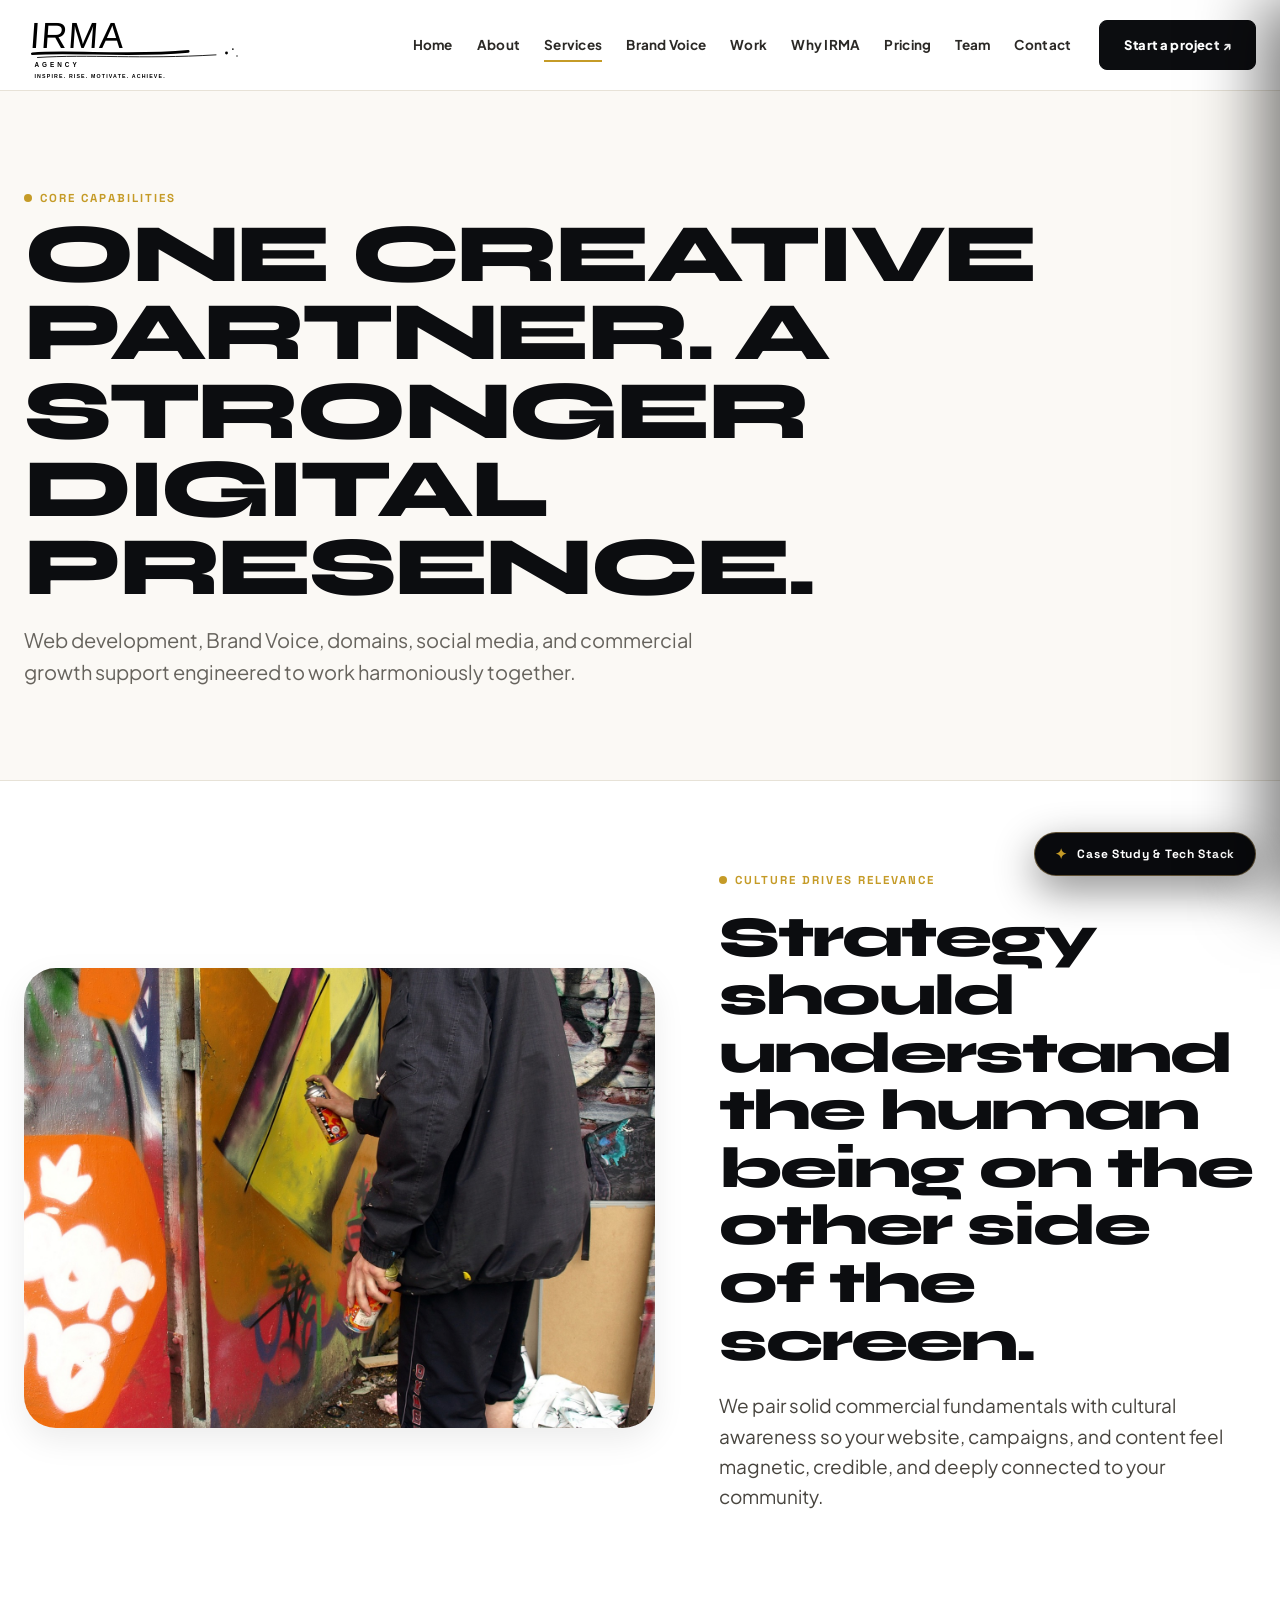
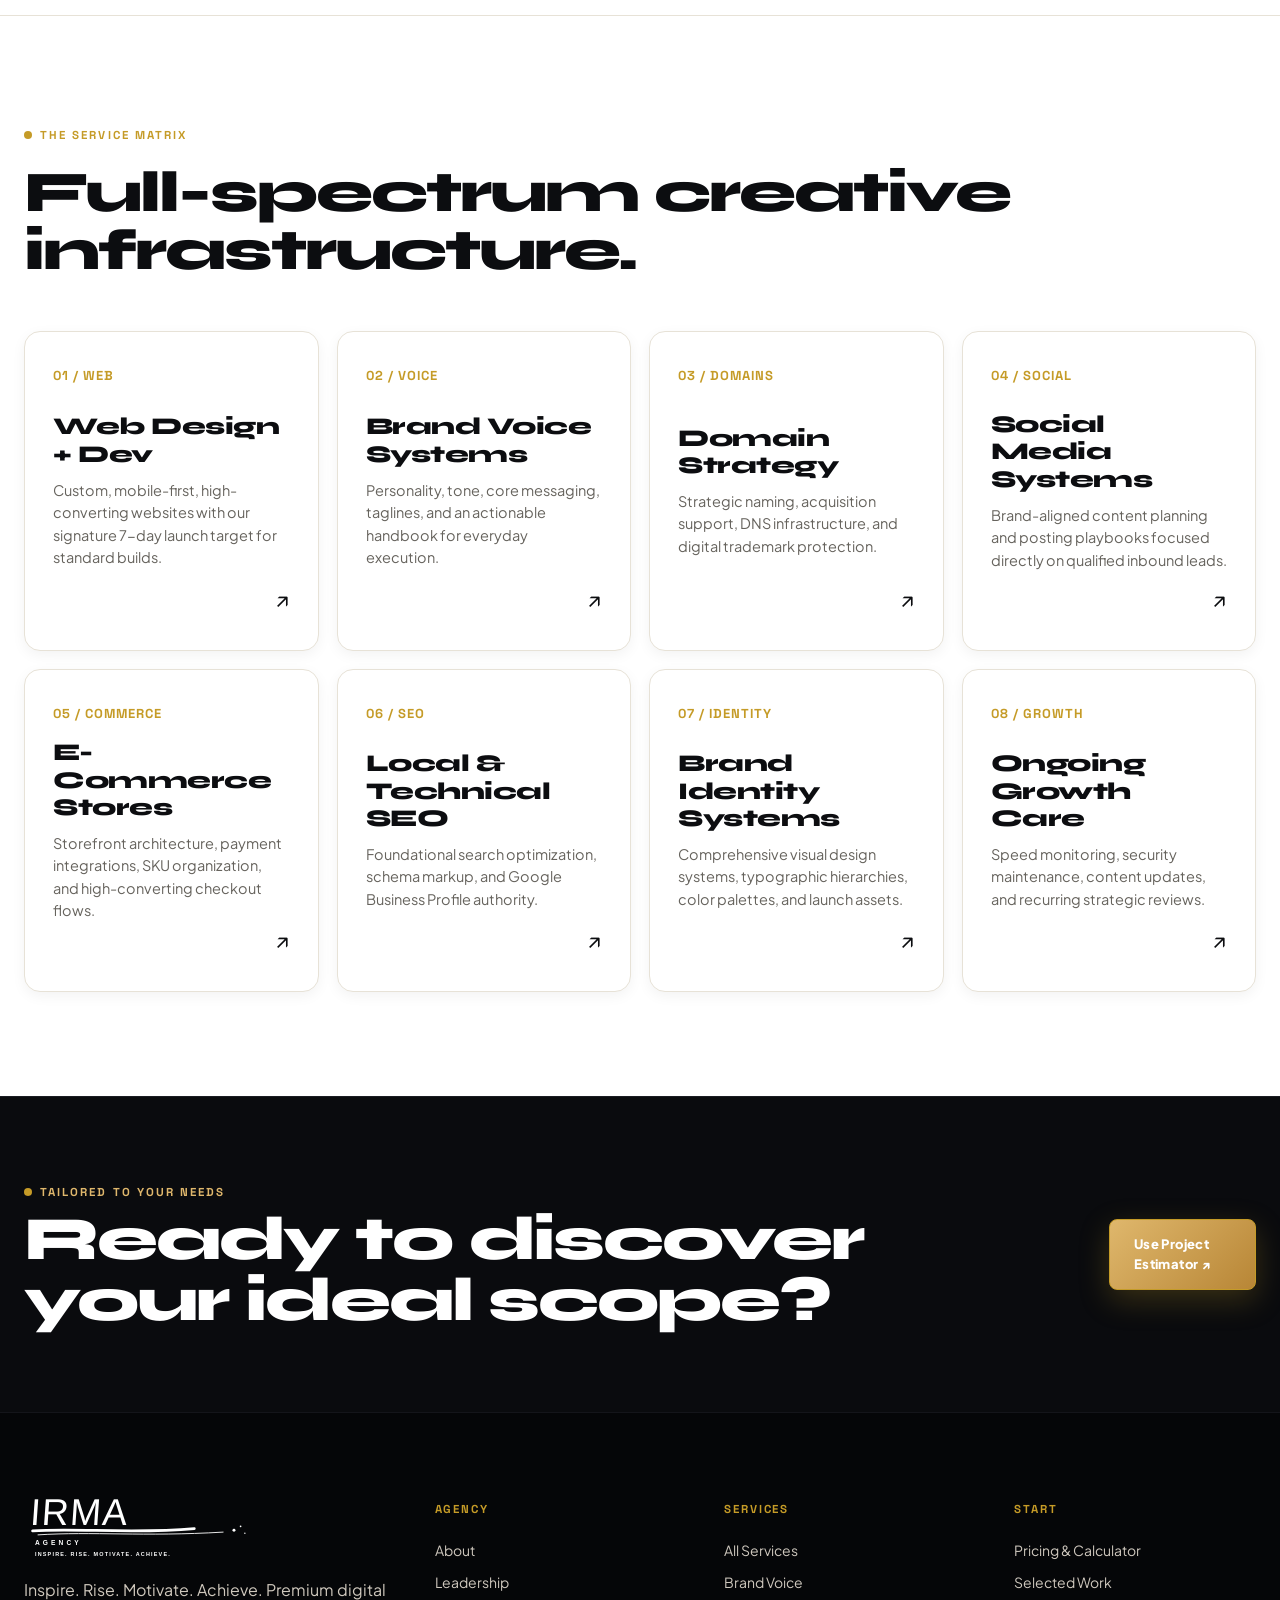
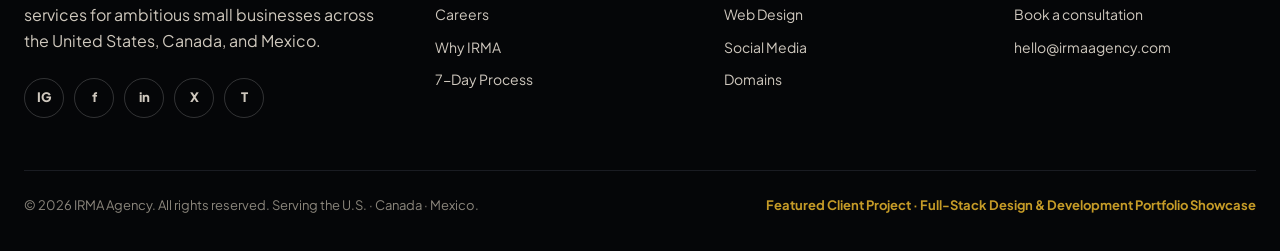
<file: services.html>
<!DOCTYPE html>
<html lang="en">
<head>
  <meta charset="utf-8"/>
  <meta content="width=device-width,initial-scale=1" name="viewport"/>
  <meta content="Explore IRMA Agency's services: Web Design, Brand Voice, Domains, Social Media, and E-Commerce." name="description"/>
  <title>Services | IRMA Agency</title>
  <link href="assets/mark.svg" rel="icon"/>
  <link href="css/style.css" rel="stylesheet"/>
</head>
<body>
  <!-- Navigation -->
  <header class="nav">
    <div class="container nav-inner">
      <a class="logo" href="index.html" aria-label="IRMA Agency Home">
        <img alt="IRMA Agency — Inspire. Rise. Motivate. Achieve." src="assets/logo.svg"/>
      </a>
      <nav class="nav-links">
        <a href="index.html">Home</a>
        <a href="about.html">About</a>
        <a class="active" href="services.html">Services</a>
        <a href="brand-voice.html">Brand Voice</a>
        <a href="work.html">Work</a>
        <a href="small-business.html">Why IRMA</a>
        <a href="pricing.html">Pricing</a>
        <a href="team.html">Team</a>
        <a href="contact.html">Contact</a>
      </nav>
      <a class="nav-cta" href="contact.html">Start a project ↗</a>
      <button aria-label="Open menu" class="menu">☰</button>
    </div>
  </header>

  <main>
    <!-- Page Hero -->
    <section class="page-hero">
      <div class="container">
        <div class="kicker">Core Capabilities</div>
        <h1>ONE CREATIVE PARTNER. A STRONGER DIGITAL PRESENCE.</h1>
        <p>Web development, Brand Voice, domains, social media, and commercial growth support engineered to work harmoniously together.</p>
      </div>
    </section>

    <!-- Editorial Block 1 -->
    <section class="editorial-image-block urban-editorial">
      <div class="container editorial-grid">
        <img alt="Urban culture and small business creative expression" src="assets/urban-culture-01.jpg"/>
        <div>
          <div class="kicker">Culture drives relevance</div>
          <h2>Strategy should understand the human being on the other side of the screen.</h2>
          <p class="lead">
            We pair solid commercial fundamentals with cultural awareness so your website, campaigns, and content feel magnetic, credible, and deeply connected to your community.
          </p>
        </div>
      </div>
    </section>

    <!-- Detailed Services Grid -->
    <section class="section">
      <div class="container">
        <div class="kicker">The Service Matrix</div>
        <h2>Full-spectrum creative infrastructure.</h2>
        <div class="services-grid">
          <div class="service-card" id="web">
            <span class="service-num">01 / WEB</span>
            <div>
              <h3>Web Design + Dev</h3>
              <p>Custom, mobile-first, high-converting websites with our signature 7-day launch target for standard builds.</p>
            </div>
            <a class="arrow" href="contact.html">↗</a>
          </div>

          <div class="service-card" id="voice">
            <span class="service-num">02 / VOICE</span>
            <div>
              <h3>Brand Voice Systems</h3>
              <p>Personality, tone, core messaging, taglines, and an actionable handbook for everyday execution.</p>
            </div>
            <a class="arrow" href="brand-voice.html">↗</a>
          </div>

          <div class="service-card" id="domain">
            <span class="service-num">03 / DOMAINS</span>
            <div>
              <h3>Domain Strategy</h3>
              <p>Strategic naming, acquisition support, DNS infrastructure, and digital trademark protection.</p>
            </div>
            <a class="arrow" href="contact.html">↗</a>
          </div>

          <div class="service-card" id="social">
            <span class="service-num">04 / SOCIAL</span>
            <div>
              <h3>Social Media Systems</h3>
              <p>Brand-aligned content planning and posting playbooks focused directly on qualified inbound leads.</p>
            </div>
            <a class="arrow" href="contact.html">↗</a>
          </div>

          <div class="service-card" id="commerce">
            <span class="service-num">05 / COMMERCE</span>
            <div>
              <h3>E-Commerce Stores</h3>
              <p>Storefront architecture, payment integrations, SKU organization, and high-converting checkout flows.</p>
            </div>
            <a class="arrow" href="pricing.html">↗</a>
          </div>

          <div class="service-card">
            <span class="service-num">06 / SEO</span>
            <div>
              <h3>Local &amp; Technical SEO</h3>
              <p>Foundational search optimization, schema markup, and Google Business Profile authority.</p>
            </div>
            <a class="arrow" href="contact.html">↗</a>
          </div>

          <div class="service-card">
            <span class="service-num">07 / IDENTITY</span>
            <div>
              <h3>Brand Identity Systems</h3>
              <p>Comprehensive visual design systems, typographic hierarchies, color palettes, and launch assets.</p>
            </div>
            <a class="arrow" href="contact.html">↗</a>
          </div>

          <div class="service-card">
            <span class="service-num">08 / GROWTH</span>
            <div>
              <h3>Ongoing Growth Care</h3>
              <p>Speed monitoring, security maintenance, content updates, and recurring strategic reviews.</p>
            </div>
            <a class="arrow" href="contact.html">↗</a>
          </div>
        </div>
      </div>
    </section>

    <!-- Call to Action Banner -->
    <section class="cta-strip">
      <div class="container">
        <div>
          <div class="kicker" style="color: var(--gold2); margin-bottom: 8px;">Tailored to your needs</div>
          <h2>Ready to discover your ideal scope?</h2>
        </div>
        <a class="btn gold" href="pricing.html">Use Project Estimator ↗</a>
      </div>
    </section>
  </main>

  <!-- Footer -->
  <footer class="footer">
    <div class="container">
      <div class="footer-grid">
        <div>
          <img alt="IRMA Agency" class="footer-logo" src="assets/logo.svg"/>
          <p style="color:#cfc8bd;max-width:390px;margin-top:18px;line-height:1.6;">
            Inspire. Rise. Motivate. Achieve. Premium digital services for ambitious small businesses across the United States, Canada, and Mexico.
          </p>
          <div class="socials">
            <a aria-label="Instagram" href="#">IG</a>
            <a aria-label="Facebook" href="#">f</a>
            <a aria-label="LinkedIn" href="#">in</a>
            <a aria-label="X" href="#">X</a>
            <a aria-label="TikTok" href="#">T</a>
          </div>
        </div>
        <div>
          <h4>Agency</h4>
          <a href="about.html">About</a>
          <a href="team.html">Leadership</a>
          <a href="careers.html">Careers</a>
          <a href="small-business.html">Why IRMA</a>
          <a href="process.html">7-Day Process</a>
        </div>
        <div>
          <h4>Services</h4>
          <a href="services.html">All Services</a>
          <a href="brand-voice.html">Brand Voice</a>
          <a href="services.html#web">Web Design</a>
          <a href="services.html#social">Social Media</a>
          <a href="services.html#domain">Domains</a>
        </div>
        <div>
          <h4>Start</h4>
          <a href="pricing.html">Pricing &amp; Calculator</a>
          <a href="work.html">Selected Work</a>
          <a href="contact.html">Book a consultation</a>
          <a href="mailto:hello@irmaagency.com">hello@irmaagency.com</a>
        </div>
      </div>
      <div class="footer-bottom">
        <span>© <span data-year=""></span> IRMA Agency. All rights reserved. Serving the U.S. · Canada · Mexico.</span>
        <span class="portfolio-credit">Featured Client Project · Full-Stack Design &amp; Development Portfolio Showcase</span>
      </div>
    </div>
  </footer>

  <script src="js/main.js"></script>
</body>
</html>
</file>
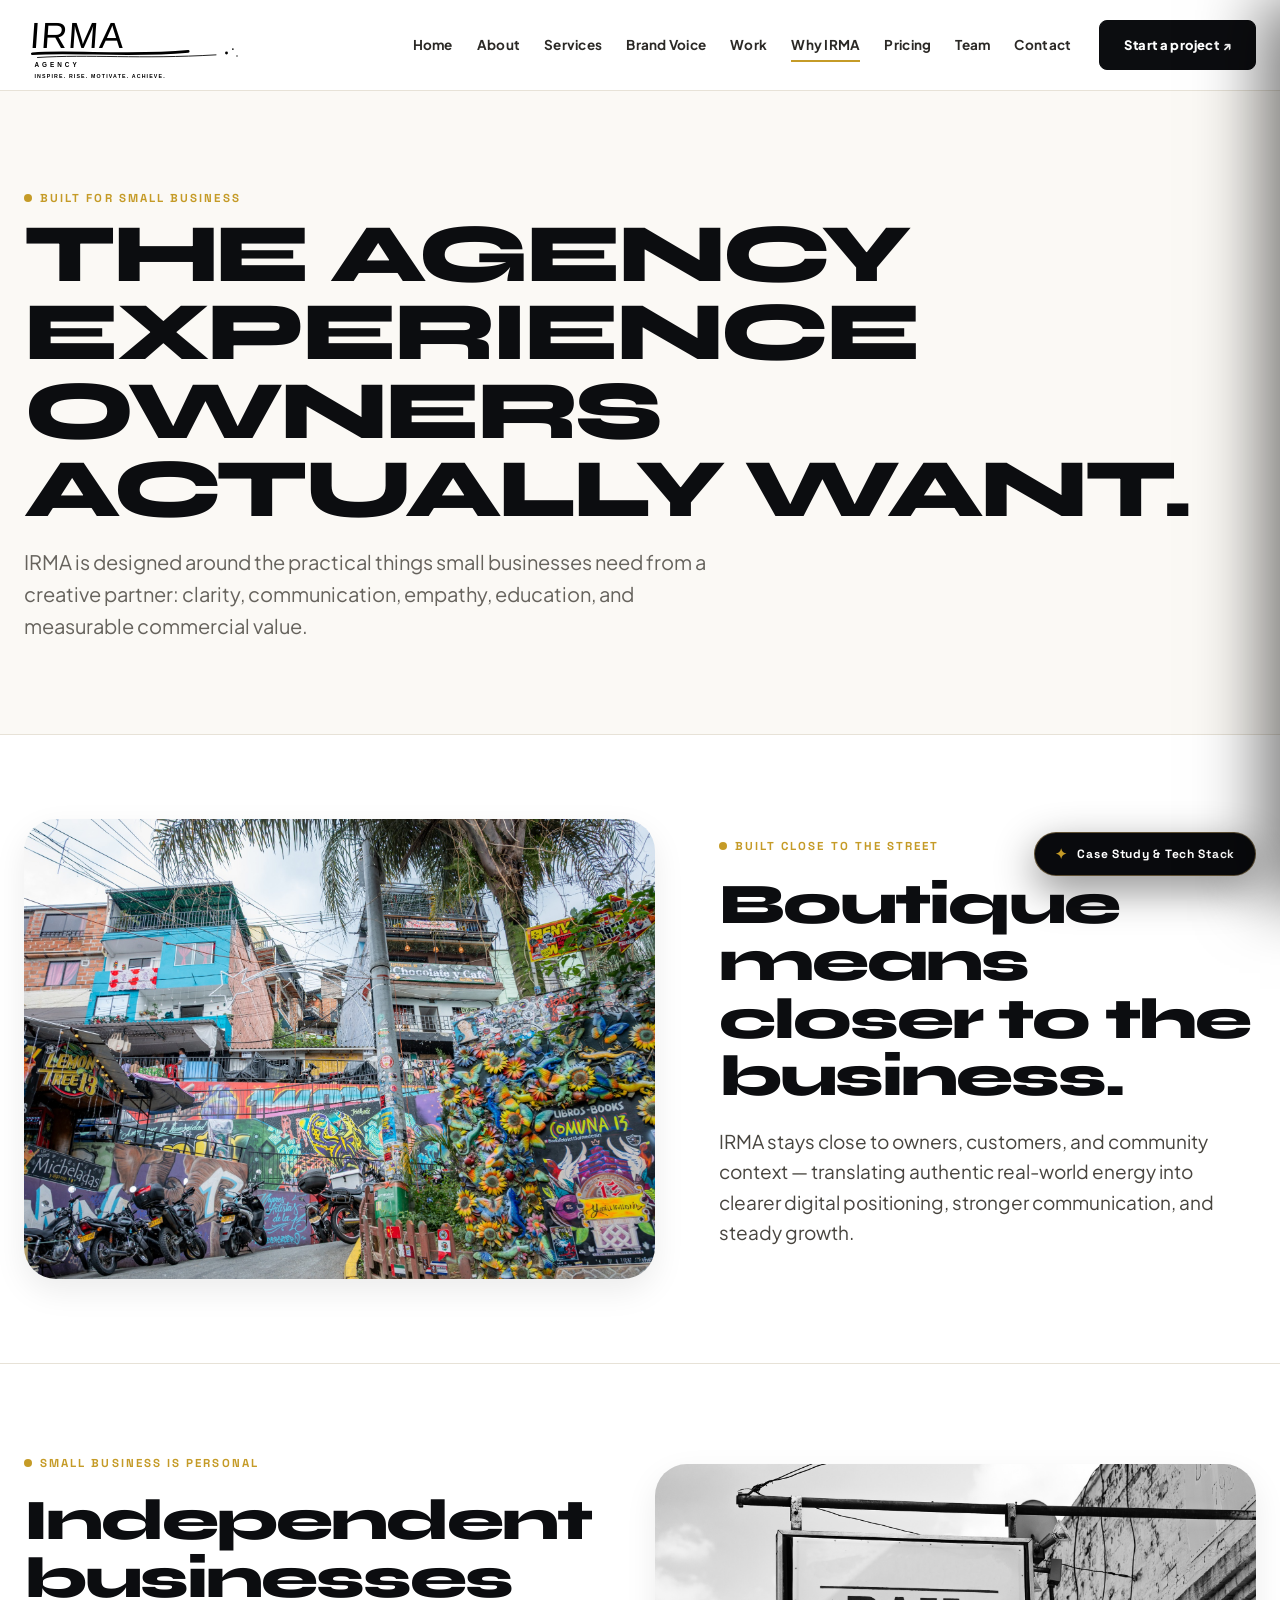
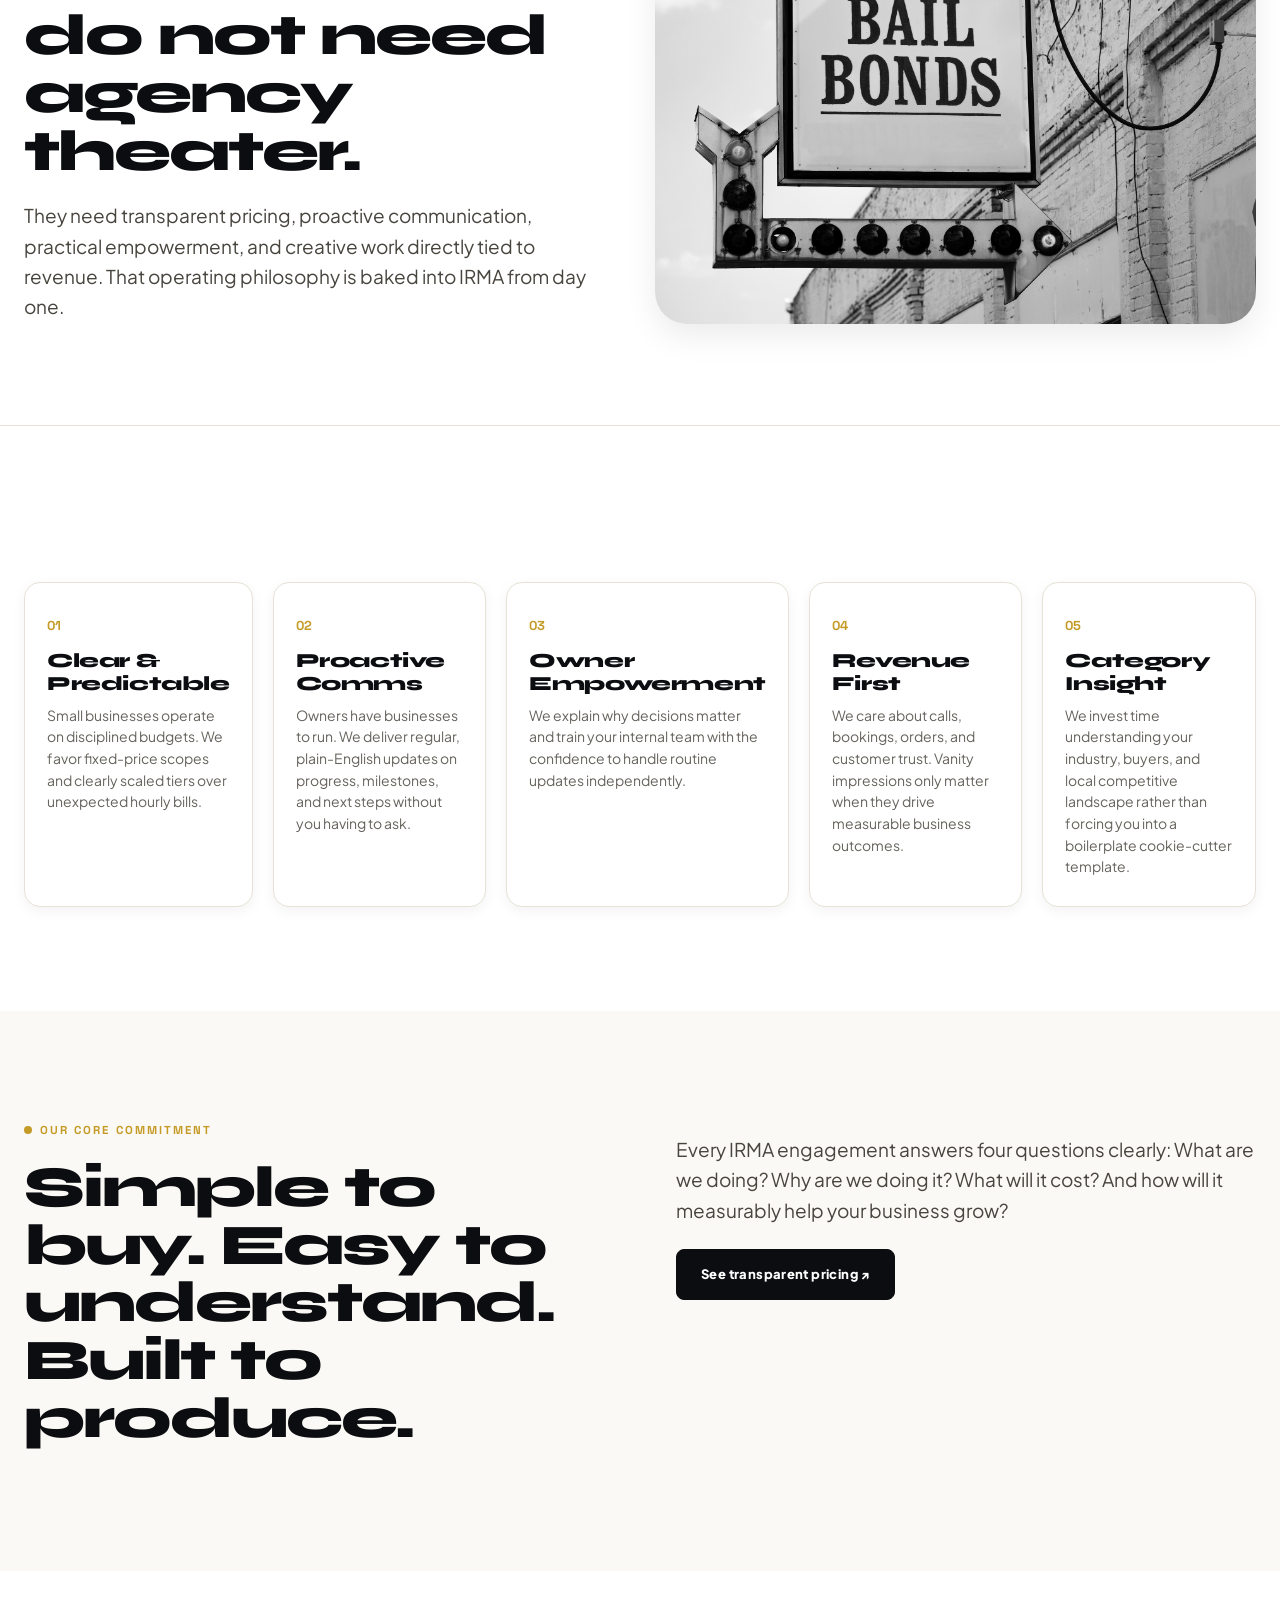
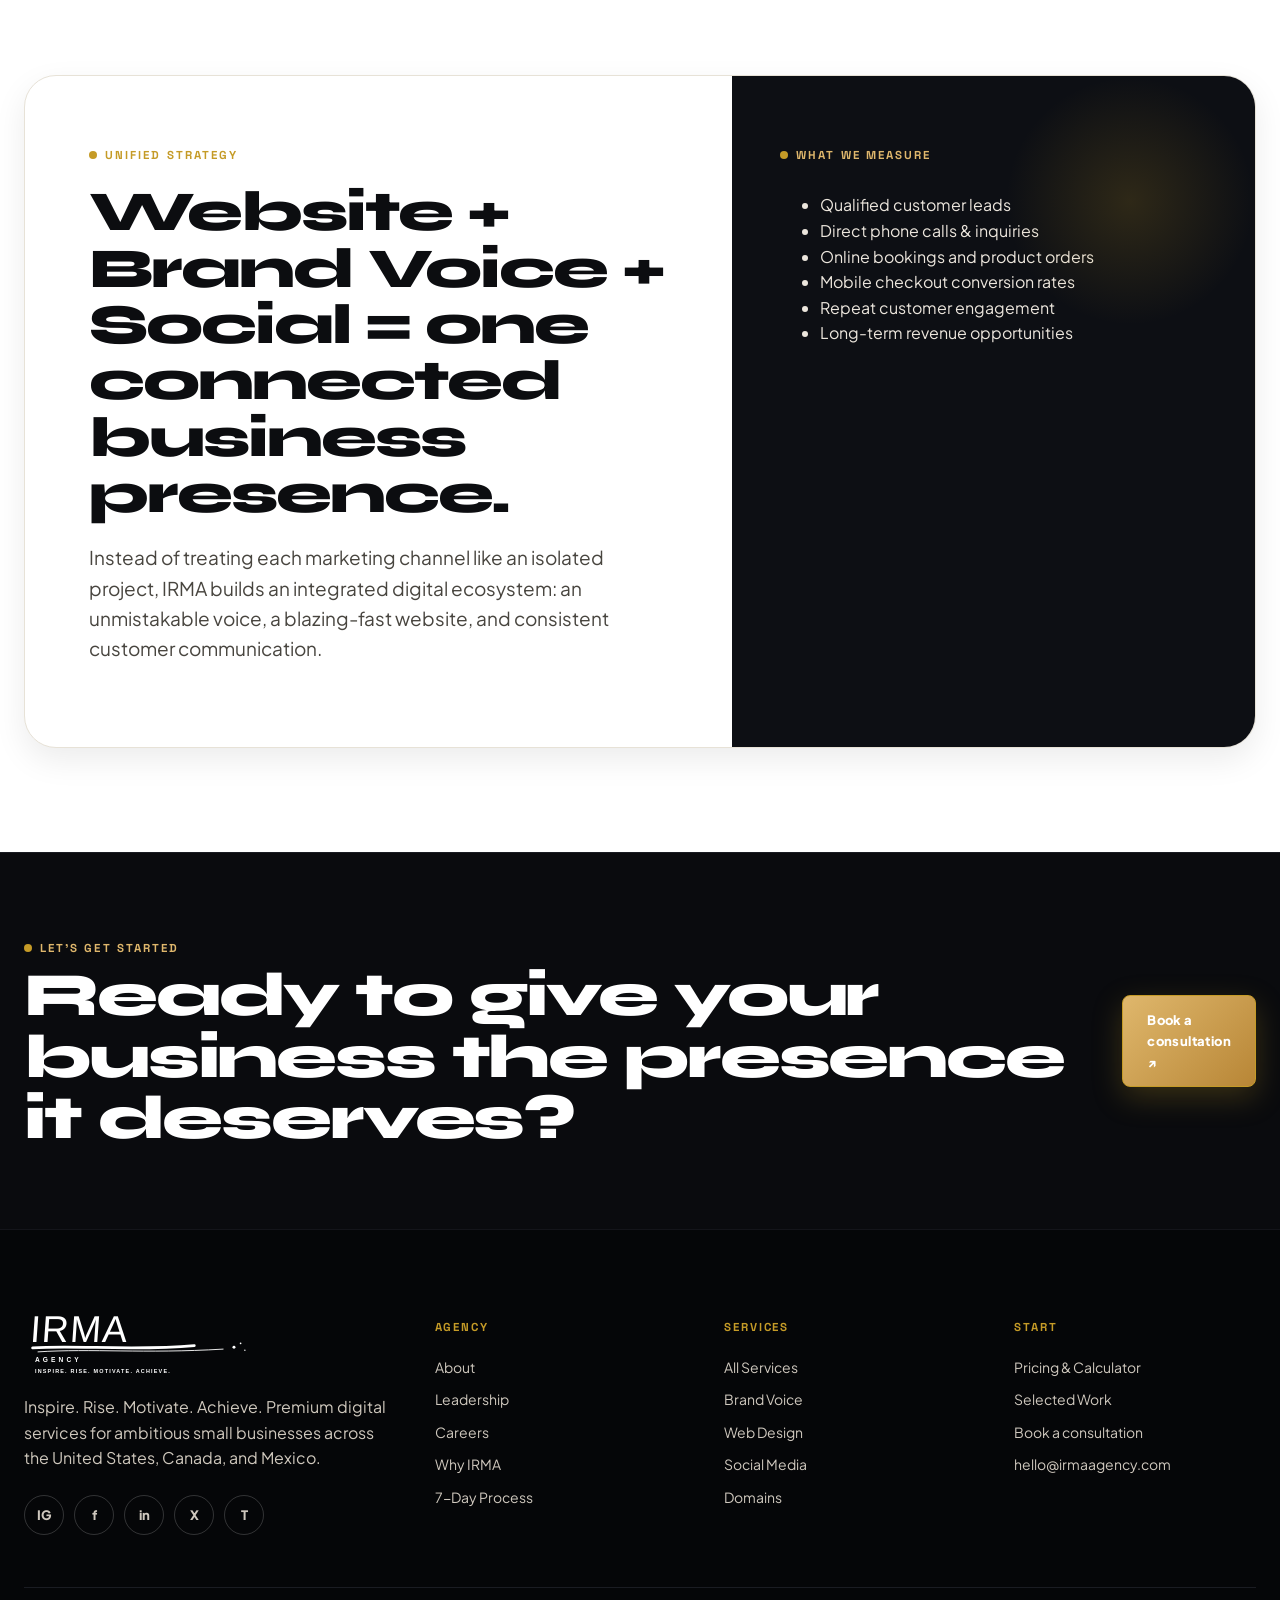
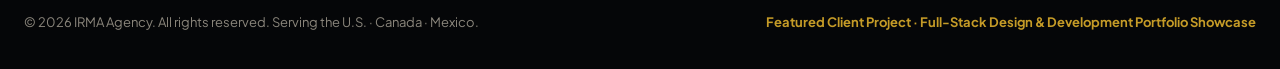
<file: small-business.html>
<!DOCTYPE html>
<html lang="en">
<head>
  <meta charset="utf-8"/>
  <meta content="width=device-width,initial-scale=1" name="viewport"/>
  <meta content="Why small business owners choose IRMA Agency for web design, brand voice, and digital growth." name="description"/>
  <title>Why IRMA for Small Business | IRMA Agency</title>
  <link href="assets/mark.svg" rel="icon"/>
  <link href="css/style.css" rel="stylesheet"/>
</head>
<body>
  <!-- Global Navigation -->
  <header class="nav">
    <div class="container nav-inner">
      <a class="logo" href="index.html" aria-label="IRMA Agency Home">
        <img alt="IRMA Agency — Inspire. Rise. Motivate. Achieve." src="assets/logo.svg"/>
      </a>
      <nav class="nav-links">
        <a href="index.html">Home</a>
        <a href="about.html">About</a>
        <a href="services.html">Services</a>
        <a href="brand-voice.html">Brand Voice</a>
        <a href="work.html">Work</a>
        <a class="active" href="small-business.html">Why IRMA</a>
        <a href="pricing.html">Pricing</a>
        <a href="team.html">Team</a>
        <a href="contact.html">Contact</a>
      </nav>
      <a class="nav-cta" href="contact.html">Start a project ↗</a>
      <button aria-label="Open menu" class="menu">☰</button>
    </div>
  </header>

  <main>
    <!-- Page Hero -->
    <section class="page-hero">
      <div class="container">
        <div class="kicker">Built for Small Business</div>
        <h1>THE AGENCY EXPERIENCE OWNERS ACTUALLY WANT.</h1>
        <p>IRMA is designed around the practical things small businesses need from a creative partner: clarity, communication, empathy, education, and measurable commercial value.</p>
      </div>
    </section>

    <!-- Editorial Block 1 -->
    <section class="editorial-image-block urban-editorial">
      <div class="container editorial-grid">
        <img alt="Urban culture and small business creative expression" src="assets/urban-culture-02.jpg"/>
        <div>
          <div class="kicker">Built close to the street</div>
          <h2>Boutique means closer to the business.</h2>
          <p class="lead">
            IRMA stays close to owners, customers, and community context — translating authentic real-world energy into clearer digital positioning, stronger communication, and steady growth.
          </p>
        </div>
      </div>
    </section>

    <!-- Editorial Block 2 -->
    <section class="editorial-image-block warm">
      <div class="container editorial-grid reverse">
        <img alt="Local independent business sign" src="assets/culture-local-business.jpg"/>
        <div>
          <div class="kicker">Small business is personal</div>
          <h2>Independent businesses do not need agency theater.</h2>
          <p class="lead">
            They need transparent pricing, proactive communication, practical empowerment, and creative work directly tied to revenue. That operating philosophy is baked into IRMA from day one.
          </p>
        </div>
      </div>
    </section>

    <!-- 5 Promises -->
    <section class="section">
      <div class="container">
        <div class="promise-grid">
          <div class="promise">
            <span>01</span>
            <h3>Clear &amp; Predictable</h3>
            <p>Small businesses operate on disciplined budgets. We favor fixed-price scopes and clearly scaled tiers over unexpected hourly bills.</p>
          </div>
          <div class="promise">
            <span>02</span>
            <h3>Proactive Comms</h3>
            <p>Owners have businesses to run. We deliver regular, plain-English updates on progress, milestones, and next steps without you having to ask.</p>
          </div>
          <div class="promise">
            <span>03</span>
            <h3>Owner Empowerment</h3>
            <p>We explain why decisions matter and train your internal team with the confidence to handle routine updates independently.</p>
          </div>
          <div class="promise">
            <span>04</span>
            <h3>Revenue First</h3>
            <p>We care about calls, bookings, orders, and customer trust. Vanity impressions only matter when they drive measurable business outcomes.</p>
          </div>
          <div class="promise">
            <span>05</span>
            <h3>Category Insight</h3>
            <p>We invest time understanding your industry, buyers, and local competitive landscape rather than forcing you into a boilerplate cookie-cutter template.</p>
          </div>
        </div>
      </div>
    </section>

    <!-- Operating Promise Split -->
    <section class="section cream">
      <div class="container split">
        <div>
          <div class="kicker">Our Core Commitment</div>
          <h2>Simple to buy. Easy to understand. Built to produce.</h2>
        </div>
        <div>
          <p class="lead">
            Every IRMA engagement answers four questions clearly: What are we doing? Why are we doing it? What will it cost? And how will it measurably help your business grow?
          </p>
          <div style="margin-top: 24px;">
            <a class="btn dark" href="pricing.html">See transparent pricing ↗</a>
          </div>
        </div>
      </div>
    </section>

    <!-- Connected Presence Feature -->
    <section class="section">
      <div class="container">
        <div class="brandvoice-feature">
          <div class="brandvoice-copy">
            <div class="kicker">Unified Strategy</div>
            <h2>Website + Brand Voice + Social = one connected business presence.</h2>
            <p class="lead">Instead of treating each marketing channel like an isolated project, IRMA builds an integrated digital ecosystem: an unmistakable voice, a blazing-fast website, and consistent customer communication.</p>
          </div>
          <div class="voice-panel">
            <div>
              <div class="kicker" style="color: var(--gold2);">What We Measure</div>
              <ul class="checklist" style="color:#ece6dd; margin-top: 20px;">
                <li>Qualified customer leads</li>
                <li>Direct phone calls &amp; inquiries</li>
                <li>Online bookings and product orders</li>
                <li>Mobile checkout conversion rates</li>
                <li>Repeat customer engagement</li>
                <li>Long-term revenue opportunities</li>
              </ul>
            </div>
          </div>
        </div>
      </div>
    </section>

    <!-- Call to Action Banner -->
    <section class="cta-strip">
      <div class="container">
        <div>
          <div class="kicker" style="color: var(--gold2); margin-bottom: 8px;">Let's Get Started</div>
          <h2>Ready to give your business the presence it deserves?</h2>
        </div>
        <a class="btn gold" href="contact.html">Book a consultation ↗</a>
      </div>
    </section>
  </main>

  <!-- Global Footer -->
  <footer class="footer">
    <div class="container">
      <div class="footer-grid">
        <div>
          <img alt="IRMA Agency" class="footer-logo" src="assets/logo.svg"/>
          <p style="color:#cfc8bd;max-width:390px;margin-top:18px;line-height:1.6;">
            Inspire. Rise. Motivate. Achieve. Premium digital services for ambitious small businesses across the United States, Canada, and Mexico.
          </p>
          <div class="socials">
            <a aria-label="Instagram" href="#">IG</a>
            <a aria-label="Facebook" href="#">f</a>
            <a aria-label="LinkedIn" href="#">in</a>
            <a aria-label="X" href="#">X</a>
            <a aria-label="TikTok" href="#">T</a>
          </div>
        </div>
        <div>
          <h4>Agency</h4>
          <a href="about.html">About</a>
          <a href="team.html">Leadership</a>
          <a href="careers.html">Careers</a>
          <a href="small-business.html">Why IRMA</a>
          <a href="process.html">7-Day Process</a>
        </div>
        <div>
          <h4>Services</h4>
          <a href="services.html">All Services</a>
          <a href="brand-voice.html">Brand Voice</a>
          <a href="services.html#web">Web Design</a>
          <a href="services.html#social">Social Media</a>
          <a href="services.html#domain">Domains</a>
        </div>
        <div>
          <h4>Start</h4>
          <a href="pricing.html">Pricing &amp; Calculator</a>
          <a href="work.html">Selected Work</a>
          <a href="contact.html">Book a consultation</a>
          <a href="mailto:hello@irmaagency.com">hello@irmaagency.com</a>
        </div>
      </div>
      <div class="footer-bottom">
        <span>© <span data-year=""></span> IRMA Agency. All rights reserved. Serving the U.S. · Canada · Mexico.</span>
        <span class="portfolio-credit">Featured Client Project · Full-Stack Design &amp; Development Portfolio Showcase</span>
      </div>
    </div>
  </footer>

  <script src="js/main.js"></script>
</body>
</html>
</file>
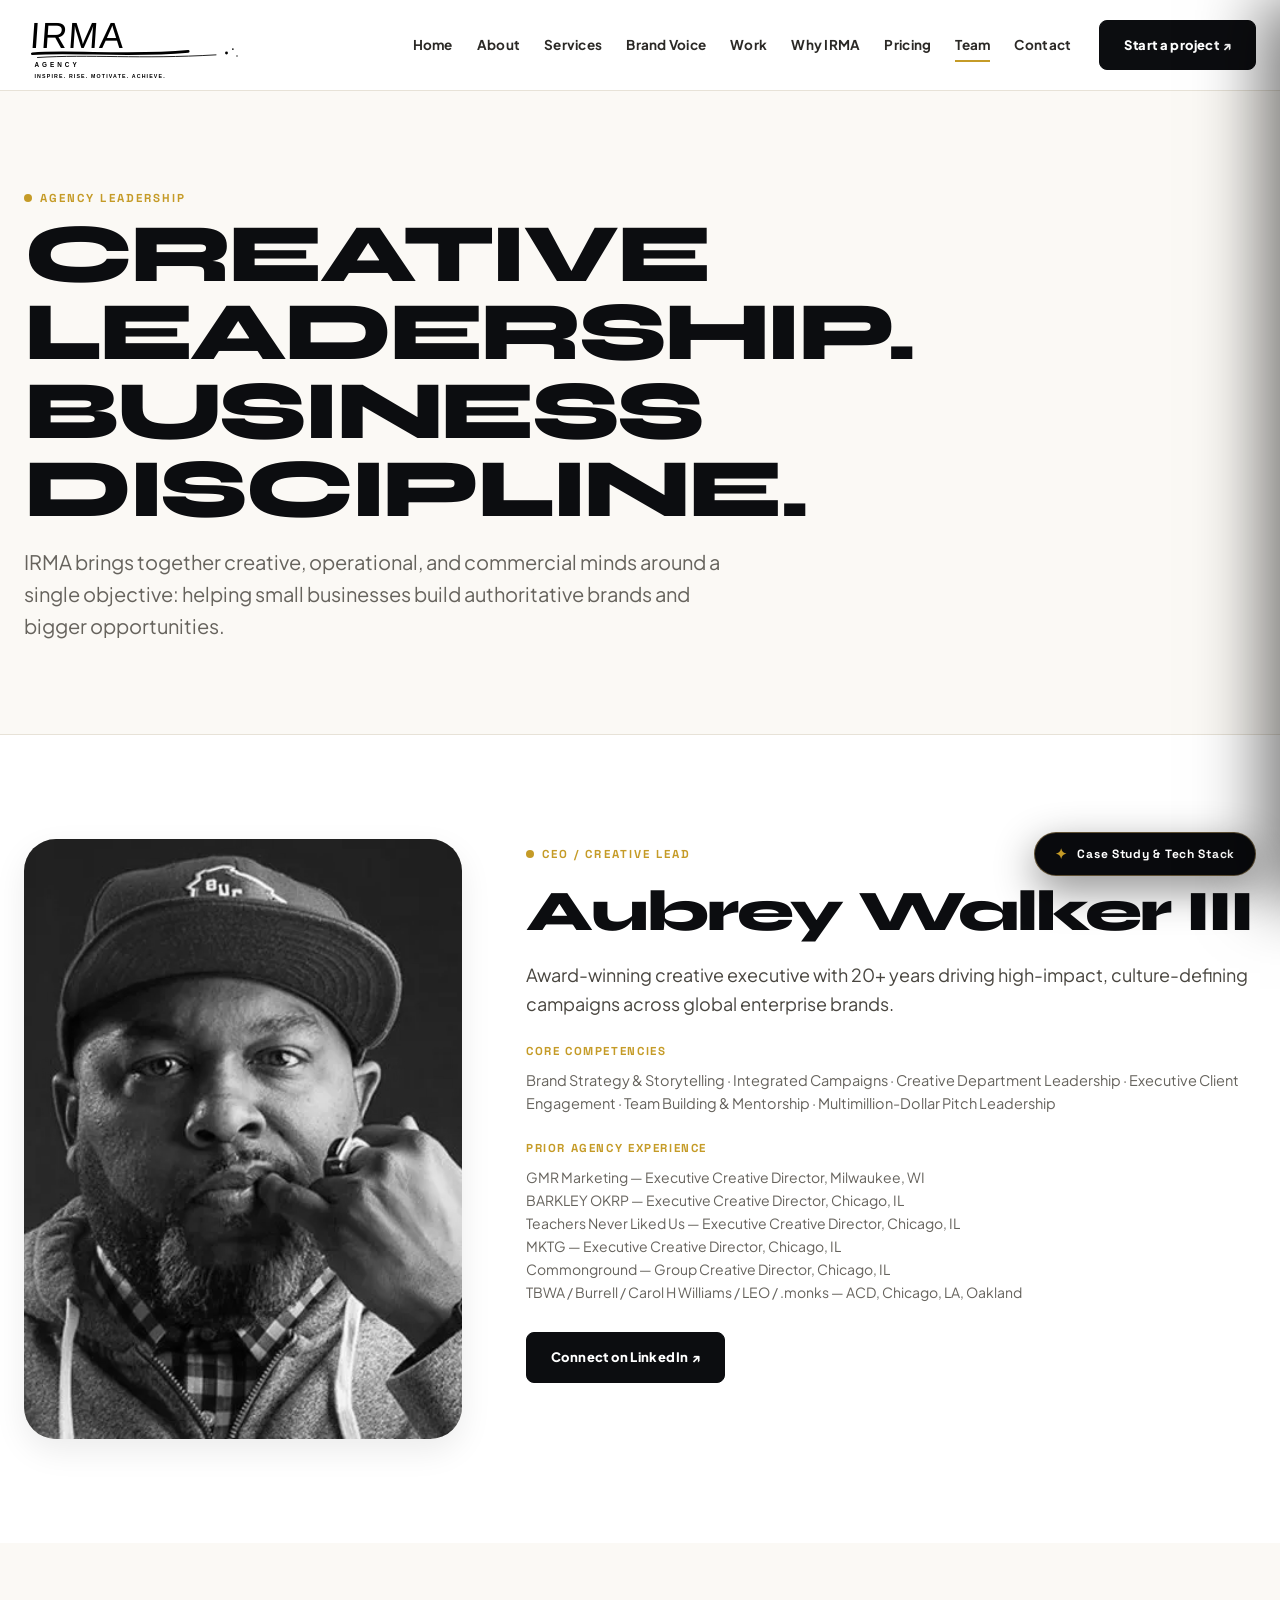
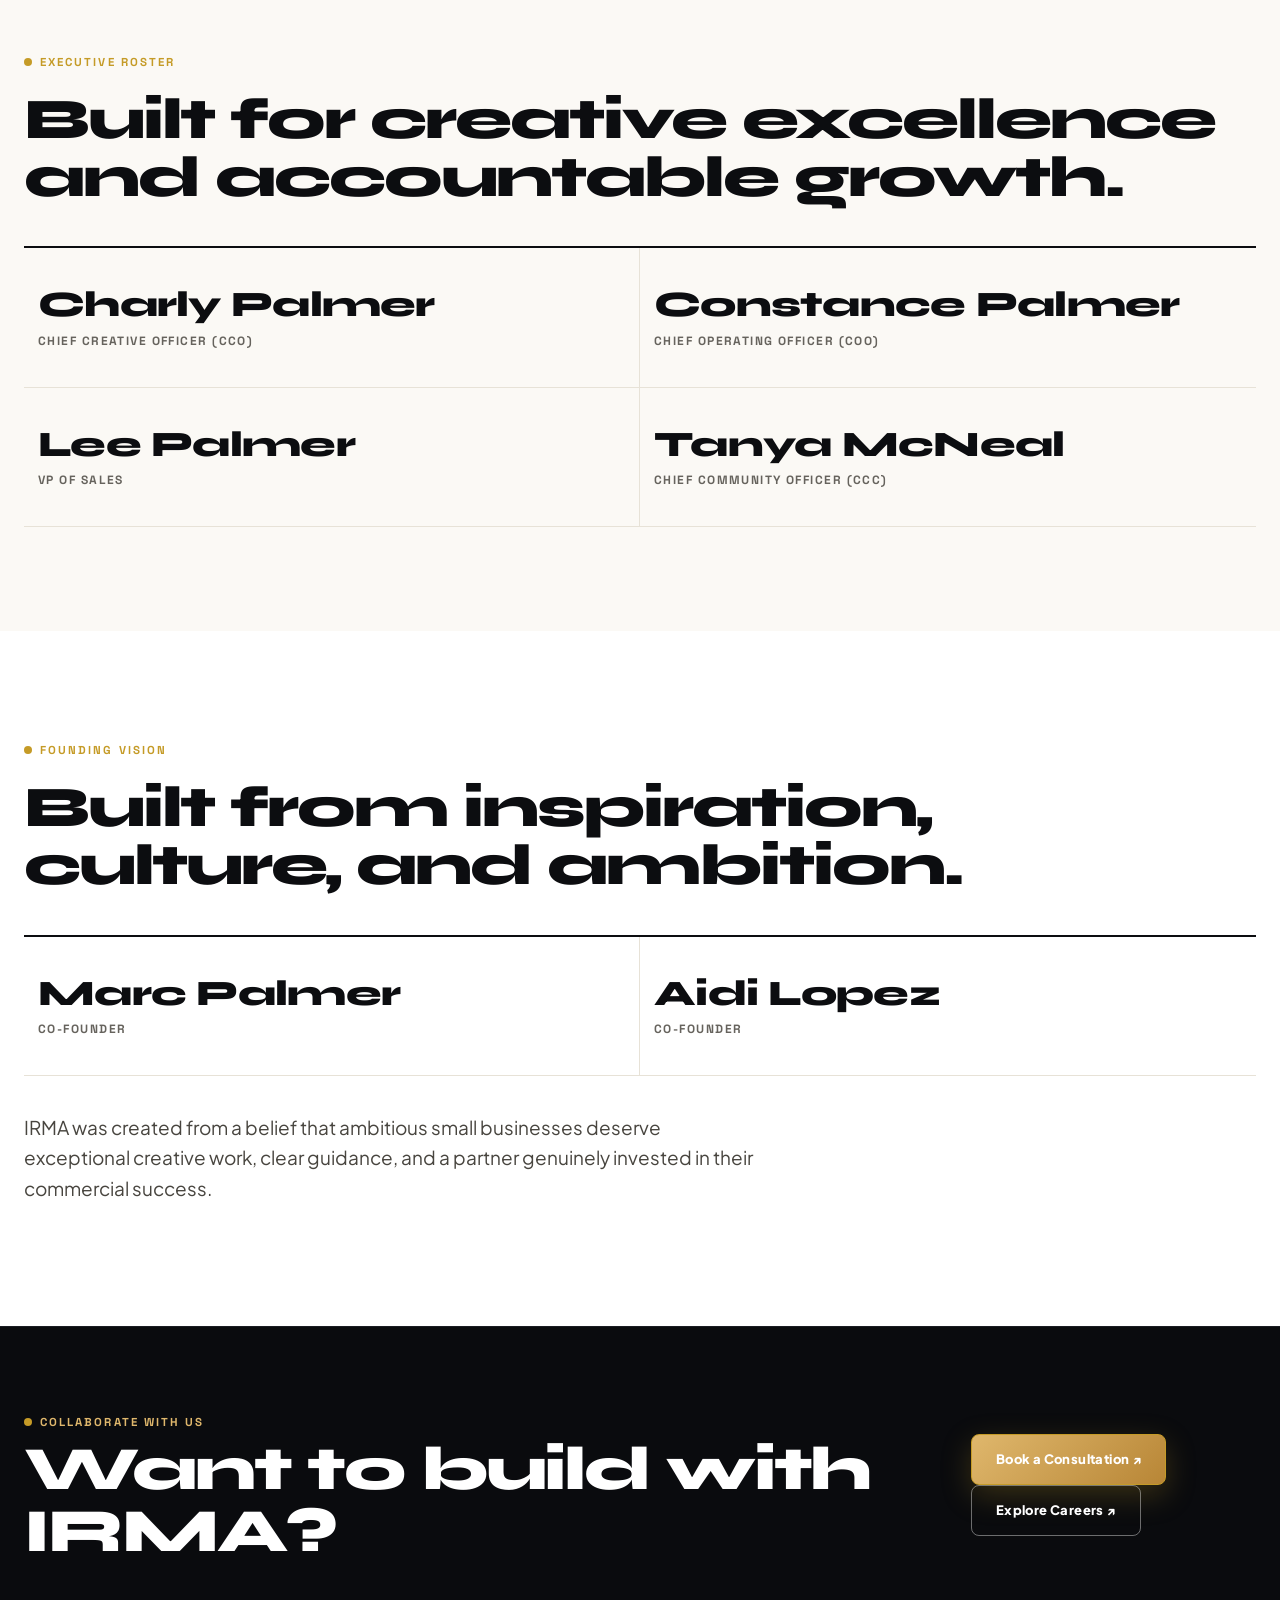
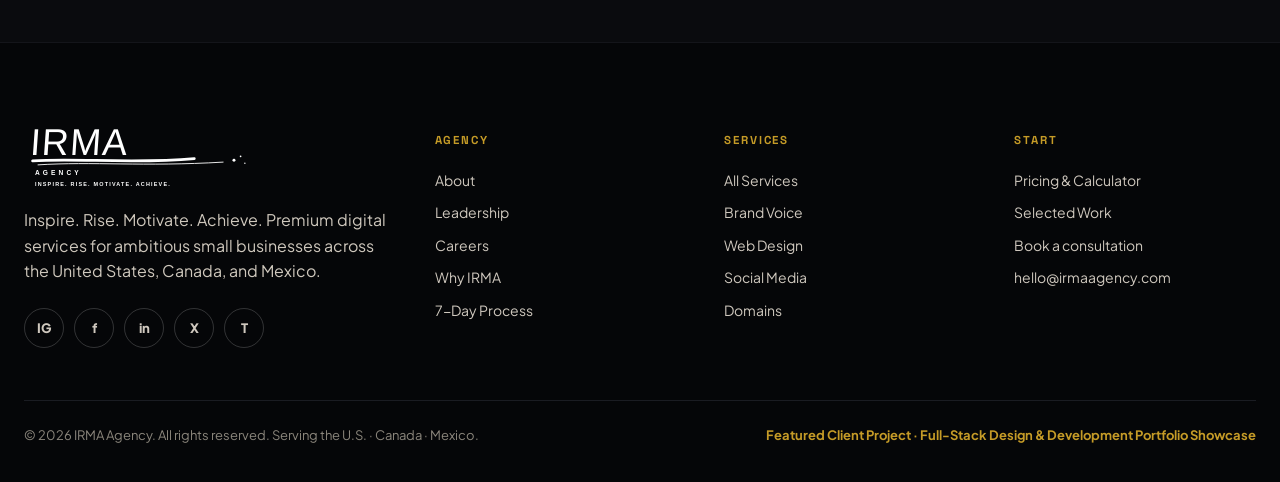
<file: team.html>
<!doctype html>
<html lang="en">
<head>
  <meta charset="utf-8">
  <meta name="viewport" content="width=device-width,initial-scale=1">
  <meta name="description" content="Meet the leadership, creative minds, and founders behind IRMA Agency.">
  <title>Leadership &amp; Founders | IRMA Agency</title>
  <link rel="icon" href="assets/mark.svg">
  <link rel="stylesheet" href="css/style.css">
</head>
<body>
  <!-- Navigation -->
  <header class="nav">
    <div class="container nav-inner">
      <a class="logo" href="index.html" aria-label="IRMA Agency Home">
        <img src="assets/logo.svg" alt="IRMA Agency — Inspire. Rise. Motivate. Achieve.">
      </a>
      <nav class="nav-links">
        <a href="index.html">Home</a>
        <a href="about.html">About</a>
        <a href="services.html">Services</a>
        <a href="brand-voice.html">Brand Voice</a>
        <a href="work.html">Work</a>
        <a href="small-business.html">Why IRMA</a>
        <a href="pricing.html">Pricing</a>
        <a class="active" href="team.html">Team</a>
        <a href="contact.html">Contact</a>
      </nav>
      <a class="nav-cta" href="contact.html">Start a project ↗</a>
      <button class="menu" aria-label="Open menu">☰</button>
    </div>
  </header>

  <main>
    <!-- Page Hero -->
    <section class="page-hero">
      <div class="container">
        <div class="kicker">Agency Leadership</div>
        <h1>CREATIVE LEADERSHIP. BUSINESS DISCIPLINE.</h1>
        <p>IRMA brings together creative, operational, and commercial minds around a single objective: helping small businesses build authoritative brands and bigger opportunities.</p>
      </div>
    </section>

    <!-- Leadership Spotlight Feature -->
    <section class="section">
      <div class="container">
        <div class="leadership-feature">
          <div class="leadership-photo">
            <img src="assets/aubrey-walker.png" alt="Aubrey Walker III">
          </div>
          <div class="leadership-copy">
            <div class="kicker">CEO / Creative Lead</div>
            <h2>Aubrey Walker III</h2>
            <p class="lead" style="font-size: 18px; margin: 12px 0 20px;">Award-winning creative executive with 20+ years driving high-impact, culture-defining campaigns across global enterprise brands.</p>

            <h4 style="font-family: var(--font-mono); font-size: 11.5px; letter-spacing: 0.14em; text-transform: uppercase; color: var(--gold); margin: 24px 0 8px;">Core Competencies</h4>
            <p style="font-size: 14.5px; line-height: 1.6; color: var(--muted); margin: 0;">
              Brand Strategy &amp; Storytelling · Integrated Campaigns · Creative Department Leadership · Executive Client Engagement · Team Building &amp; Mentorship · Multimillion-Dollar Pitch Leadership
            </p>

            <h4 style="font-family: var(--font-mono); font-size: 11.5px; letter-spacing: 0.14em; text-transform: uppercase; color: var(--gold); margin: 24px 0 8px;">Prior Agency Experience</h4>
            <p style="font-size: 14px; line-height: 1.65; color: var(--muted); margin: 0;">
              GMR Marketing — Executive Creative Director, Milwaukee, WI<br>
              BARKLEY OKRP — Executive Creative Director, Chicago, IL<br>
              Teachers Never Liked Us — Executive Creative Director, Chicago, IL<br>
              MKTG — Executive Creative Director, Chicago, IL<br>
              Commonground — Group Creative Director, Chicago, IL<br>
              TBWA / Burrell / Carol H Williams / LEO / .monks — ACD, Chicago, LA, Oakland
            </p>

            <div style="margin-top: 28px;">
              <a class="btn dark" href="https://www.linkedin.com/in/aubreywalkeriii/" target="_blank" rel="noopener noreferrer">Connect on LinkedIn ↗</a>
            </div>
          </div>
        </div>
      </div>
    </section>

    <!-- Executive Leadership Grid -->
    <section class="section cream">
      <div class="container">
        <div class="kicker">Executive Roster</div>
        <h2>Built for creative excellence and accountable growth.</h2>
        <div class="name-team-grid">
          <div class="name-card">
            <h3>Charly Palmer</h3>
            <p>Chief Creative Officer (CCO)</p>
          </div>
          <div class="name-card">
            <h3>Constance Palmer</h3>
            <p>Chief Operating Officer (COO)</p>
          </div>
          <div class="name-card">
            <h3>Lee Palmer</h3>
            <p>VP of Sales</p>
          </div>
          <div class="name-card">
            <h3>Tanya McNeal</h3>
            <p>Chief Community Officer (CCC)</p>
          </div>
        </div>
      </div>
    </section>

    <!-- Founders Section -->
    <section class="section founders-section">
      <div class="container">
        <div class="kicker">Founding Vision</div>
        <h2>Built from inspiration, culture, and ambition.</h2>
        <div class="name-team-grid founders-grid">
          <div class="name-card">
            <h3>Marc Palmer</h3>
            <p>Co-Founder</p>
          </div>
          <div class="name-card">
            <h3>Aidi Lopez</h3>
            <p>Co-Founder</p>
          </div>
        </div>
        <p class="lead founders-copy" style="margin-top: 36px;">
          IRMA was created from a belief that ambitious small businesses deserve exceptional creative work, clear guidance, and a partner genuinely invested in their commercial success.
        </p>
      </div>
    </section>

    <!-- CTA Strip -->
    <section class="cta-strip team-cta">
      <div class="container">
        <div>
          <div class="kicker" style="color: var(--gold2); margin-bottom: 8px;">Collaborate With Us</div>
          <h2>Want to build with IRMA?</h2>
        </div>
        <div class="cta-actions">
          <a class="btn gold" href="contact.html">Book a Consultation ↗</a>
          <a class="btn outline-light" href="careers.html">Explore Careers ↗</a>
        </div>
      </div>
    </section>
  </main>

  <!-- Footer -->
  <footer class="footer">
    <div class="container">
      <div class="footer-grid">
        <div>
          <img class="footer-logo" src="assets/logo.svg" alt="IRMA Agency">
          <p style="color:#cfc8bd;max-width:390px;margin-top:18px;line-height:1.6;">
            Inspire. Rise. Motivate. Achieve. Premium digital services for ambitious small businesses across the United States, Canada, and Mexico.
          </p>
          <div class="socials">
            <a href="#" aria-label="Instagram">IG</a>
            <a href="#" aria-label="Facebook">f</a>
            <a href="#" aria-label="LinkedIn">in</a>
            <a href="#" aria-label="X">X</a>
            <a href="#" aria-label="TikTok">T</a>
          </div>
        </div>
        <div>
          <h4>Agency</h4>
          <a href="about.html">About</a>
          <a href="team.html">Leadership</a>
          <a href="careers.html">Careers</a>
          <a href="small-business.html">Why IRMA</a>
          <a href="process.html">7-Day Process</a>
        </div>
        <div>
          <h4>Services</h4>
          <a href="services.html">All Services</a>
          <a href="brand-voice.html">Brand Voice</a>
          <a href="services.html#web">Web Design</a>
          <a href="services.html#social">Social Media</a>
          <a href="services.html#domain">Domains</a>
        </div>
        <div>
          <h4>Start</h4>
          <a href="pricing.html">Pricing &amp; Calculator</a>
          <a href="work.html">Selected Work</a>
          <a href="contact.html">Book a consultation</a>
          <a href="mailto:hello@irmaagency.com">hello@irmaagency.com</a>
        </div>
      </div>
      <div class="footer-bottom">
        <span>© <span data-year></span> IRMA Agency. All rights reserved. Serving the U.S. · Canada · Mexico.</span>
        <span class="portfolio-credit">Featured Client Project · Full-Stack Design &amp; Development Portfolio Showcase</span>
      </div>
    </div>
  </footer>

  <script src="js/main.js"></script>
</body>
</html>
</file>
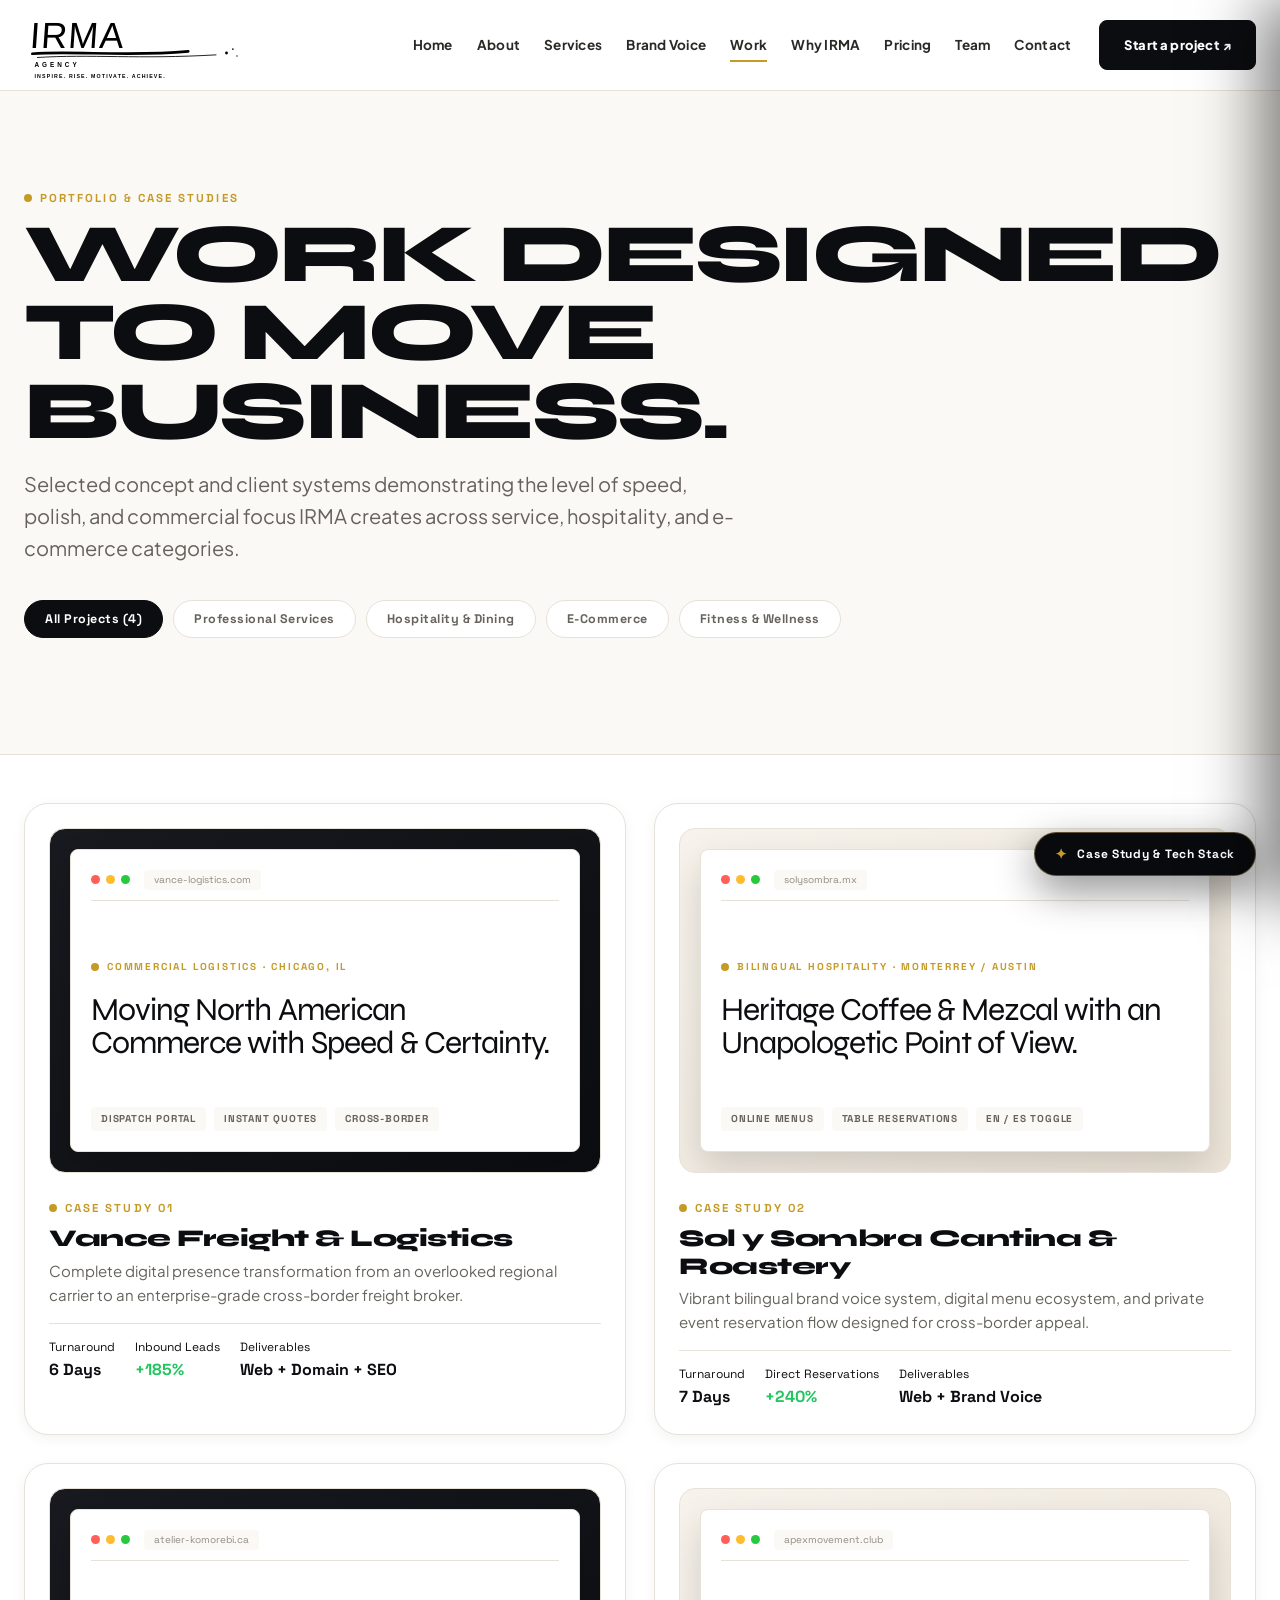
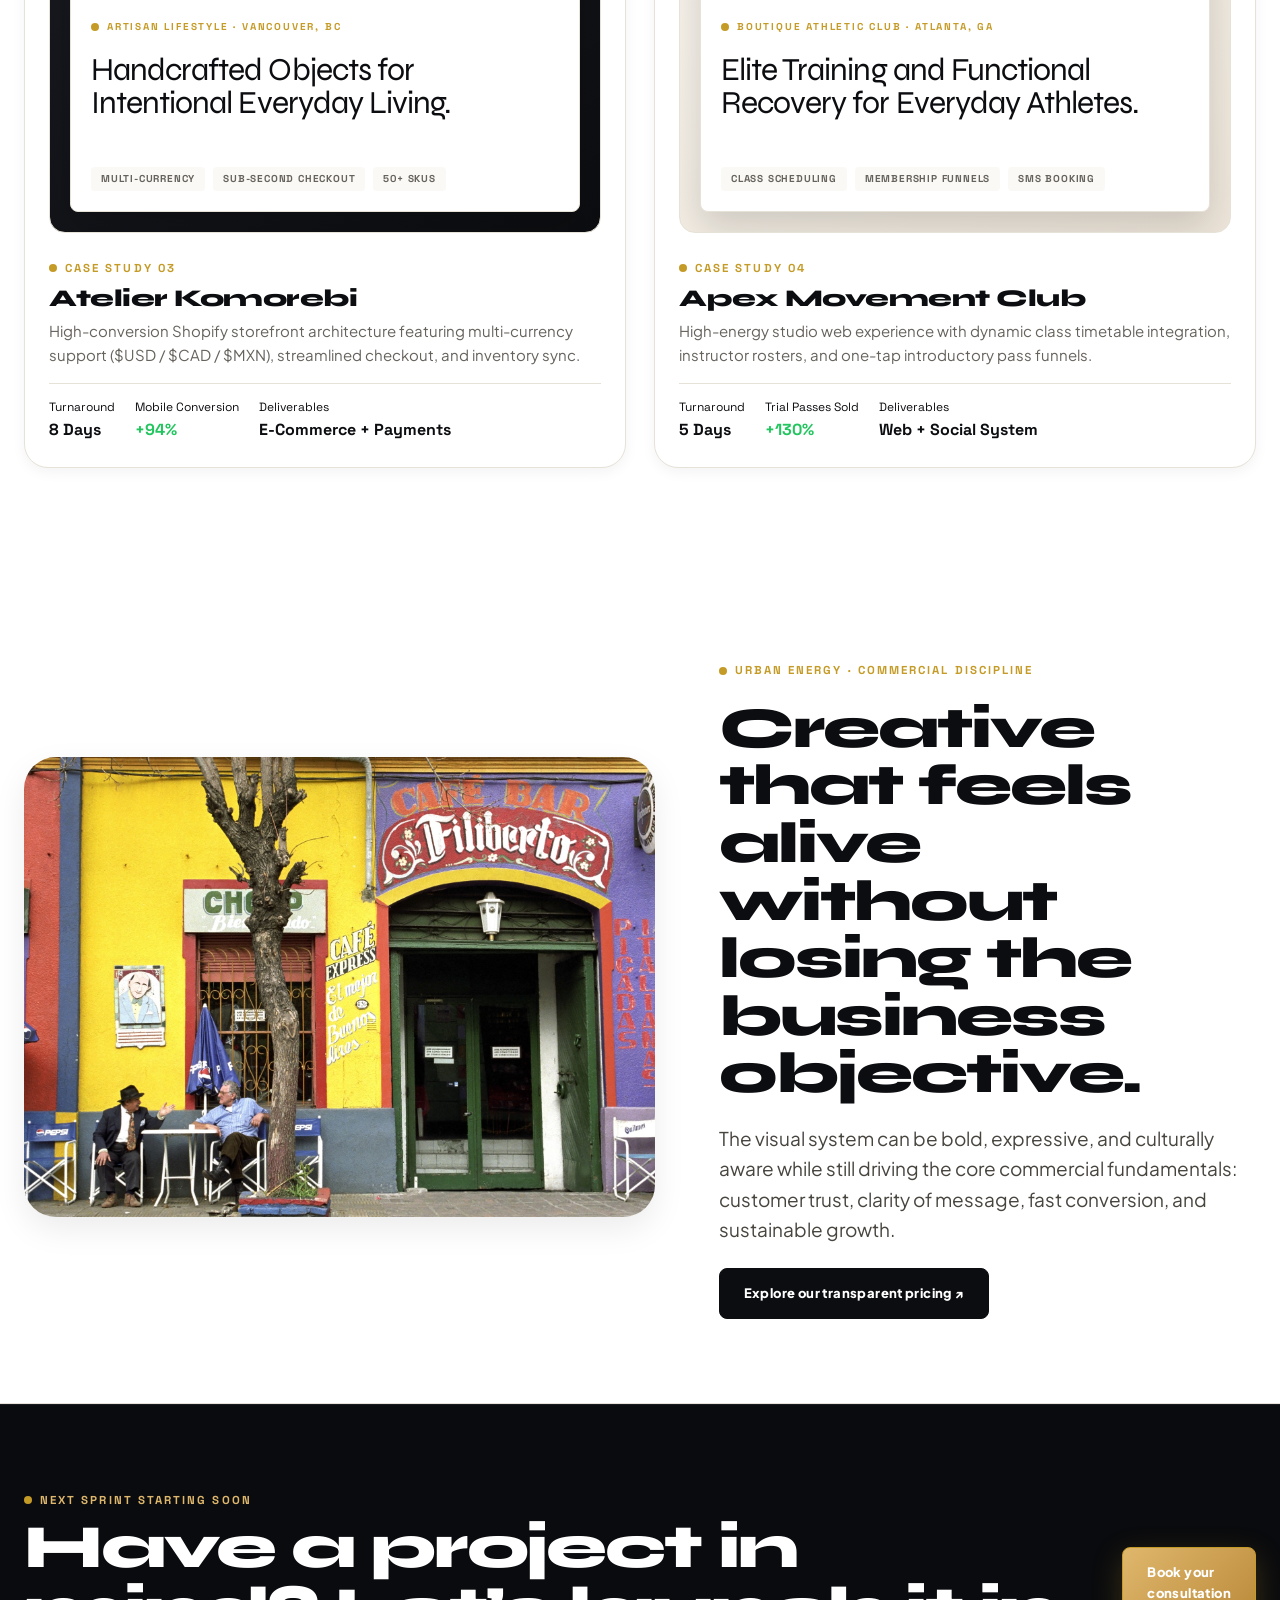
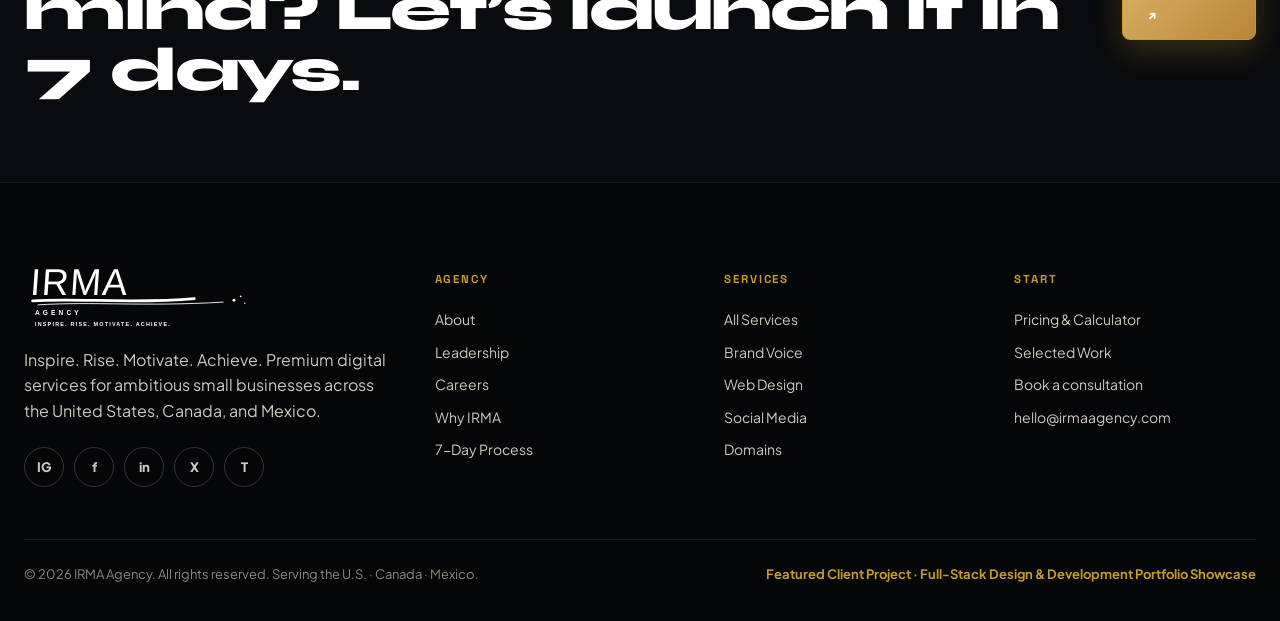
<file: work.html>
<!DOCTYPE html>
<html lang="en">
<head>
  <meta charset="utf-8"/>
  <meta content="width=device-width,initial-scale=1" name="viewport"/>
  <meta content="Explore selected client work, case studies, and digital systems built by IRMA Agency." name="description"/>
  <title>Selected Work | IRMA Agency</title>
  <link href="assets/mark.svg" rel="icon"/>
  <link href="css/style.css" rel="stylesheet"/>
</head>
<body>
  <!-- Navigation -->
  <header class="nav">
    <div class="container nav-inner">
      <a class="logo" href="index.html" aria-label="IRMA Agency Home">
        <img alt="IRMA Agency — Inspire. Rise. Motivate. Achieve." src="assets/logo.svg"/>
      </a>
      <nav class="nav-links">
        <a href="index.html">Home</a>
        <a href="about.html">About</a>
        <a href="services.html">Services</a>
        <a href="brand-voice.html">Brand Voice</a>
        <a class="active" href="work.html">Work</a>
        <a href="small-business.html">Why IRMA</a>
        <a href="pricing.html">Pricing</a>
        <a href="team.html">Team</a>
        <a href="contact.html">Contact</a>
      </nav>
      <a class="nav-cta" href="contact.html">Start a project ↗</a>
      <button aria-label="Open menu" class="menu">☰</button>
    </div>
  </header>

  <main>
    <!-- Page Hero -->
    <section class="page-hero">
      <div class="container">
        <div class="kicker">Portfolio &amp; Case Studies</div>
        <h1>WORK DESIGNED TO MOVE BUSINESS.</h1>
        <p>Selected concept and client systems demonstrating the level of speed, polish, and commercial focus IRMA creates across service, hospitality, and e-commerce categories.</p>

        <!-- Category Filters -->
        <div class="work-filter-bar">
          <button class="filter-btn active" data-filter="all">All Projects (4)</button>
          <button class="filter-btn" data-filter="services">Professional Services</button>
          <button class="filter-btn" data-filter="hospitality">Hospitality &amp; Dining</button>
          <button class="filter-btn" data-filter="ecommerce">E-Commerce</button>
          <button class="filter-btn" data-filter="wellness">Fitness &amp; Wellness</button>
        </div>
      </div>
    </section>

    <!-- Work Showcase Grid -->
    <section class="section" style="padding-top: 48px;">
      <div class="container">
        <div class="work-grid">
          <!-- Project 1: Professional Services -->
          <div class="work-card" data-category="services">
            <div class="work-visual">
              <div class="browser">
                <div class="browser-bar">
                  <span class="dot"></span><span class="dot"></span><span class="dot"></span>
                  <span class="browser-url">vance-logistics.com</span>
                </div>
                <div>
                  <div class="kicker" style="font-size: 10px;">Commercial Logistics · Chicago, IL</div>
                  <div class="mock-title">Moving North American Commerce with Speed &amp; Certainty.</div>
                </div>
                <div class="mock-tags">
                  <span class="mock-tag">Dispatch Portal</span>
                  <span class="mock-tag">Instant Quotes</span>
                  <span class="mock-tag">Cross-Border</span>
                </div>
              </div>
            </div>
            <div class="work-details">
              <div class="kicker">Case Study 01</div>
              <h3>Vance Freight &amp; Logistics</h3>
              <p>Complete digital presence transformation from an overlooked regional carrier to an enterprise-grade cross-border freight broker.</p>
              <div class="work-stats-row">
                <div class="work-stat">
                  <span>Turnaround</span>
                  <strong>6 Days</strong>
                </div>
                <div class="work-stat">
                  <span>Inbound Leads</span>
                  <strong style="color: #22c55e;">+185%</strong>
                </div>
                <div class="work-stat">
                  <span>Deliverables</span>
                  <strong>Web + Domain + SEO</strong>
                </div>
              </div>
            </div>
          </div>

          <!-- Project 2: Hospitality & Dining -->
          <div class="work-card light-mock" data-category="hospitality">
            <div class="work-visual">
              <div class="browser">
                <div class="browser-bar">
                  <span class="dot"></span><span class="dot"></span><span class="dot"></span>
                  <span class="browser-url">solysombra.mx</span>
                </div>
                <div>
                  <div class="kicker" style="font-size: 10px;">Bilingual Hospitality · Monterrey / Austin</div>
                  <div class="mock-title">Heritage Coffee &amp; Mezcal with an Unapologetic Point of View.</div>
                </div>
                <div class="mock-tags">
                  <span class="mock-tag">Online Menus</span>
                  <span class="mock-tag">Table Reservations</span>
                  <span class="mock-tag">EN / ES Toggle</span>
                </div>
              </div>
            </div>
            <div class="work-details">
              <div class="kicker">Case Study 02</div>
              <h3>Sol y Sombra Cantina &amp; Roastery</h3>
              <p>Vibrant bilingual brand voice system, digital menu ecosystem, and private event reservation flow designed for cross-border appeal.</p>
              <div class="work-stats-row">
                <div class="work-stat">
                  <span>Turnaround</span>
                  <strong>7 Days</strong>
                </div>
                <div class="work-stat">
                  <span>Direct Reservations</span>
                  <strong style="color: #22c55e;">+240%</strong>
                </div>
                <div class="work-stat">
                  <span>Deliverables</span>
                  <strong>Web + Brand Voice</strong>
                </div>
              </div>
            </div>
          </div>

          <!-- Project 3: E-Commerce -->
          <div class="work-card" data-category="ecommerce">
            <div class="work-visual">
              <div class="browser">
                <div class="browser-bar">
                  <span class="dot"></span><span class="dot"></span><span class="dot"></span>
                  <span class="browser-url">atelier-komorebi.ca</span>
                </div>
                <div>
                  <div class="kicker" style="font-size: 10px;">Artisan Lifestyle · Vancouver, BC</div>
                  <div class="mock-title">Handcrafted Objects for Intentional Everyday Living.</div>
                </div>
                <div class="mock-tags">
                  <span class="mock-tag">Multi-Currency</span>
                  <span class="mock-tag">Sub-Second Checkout</span>
                  <span class="mock-tag">50+ SKUs</span>
                </div>
              </div>
            </div>
            <div class="work-details">
              <div class="kicker">Case Study 03</div>
              <h3>Atelier Komorebi</h3>
              <p>High-conversion Shopify storefront architecture featuring multi-currency support ($USD / $CAD / $MXN), streamlined checkout, and inventory sync.</p>
              <div class="work-stats-row">
                <div class="work-stat">
                  <span>Turnaround</span>
                  <strong>8 Days</strong>
                </div>
                <div class="work-stat">
                  <span>Mobile Conversion</span>
                  <strong style="color: #22c55e;">+94%</strong>
                </div>
                <div class="work-stat">
                  <span>Deliverables</span>
                  <strong>E-Commerce + Payments</strong>
                </div>
              </div>
            </div>
          </div>

          <!-- Project 4: Fitness & Wellness -->
          <div class="work-card light-mock" data-category="wellness">
            <div class="work-visual">
              <div class="browser">
                <div class="browser-bar">
                  <span class="dot"></span><span class="dot"></span><span class="dot"></span>
                  <span class="browser-url">apexmovement.club</span>
                </div>
                <div>
                  <div class="kicker" style="font-size: 10px;">Boutique Athletic Club · Atlanta, GA</div>
                  <div class="mock-title">Elite Training and Functional Recovery for Everyday Athletes.</div>
                </div>
                <div class="mock-tags">
                  <span class="mock-tag">Class Scheduling</span>
                  <span class="mock-tag">Membership Funnels</span>
                  <span class="mock-tag">SMS Booking</span>
                </div>
              </div>
            </div>
            <div class="work-details">
              <div class="kicker">Case Study 04</div>
              <h3>Apex Movement Club</h3>
              <p>High-energy studio web experience with dynamic class timetable integration, instructor rosters, and one-tap introductory pass funnels.</p>
              <div class="work-stats-row">
                <div class="work-stat">
                  <span>Turnaround</span>
                  <strong>5 Days</strong>
                </div>
                <div class="work-stat">
                  <span>Trial Passes Sold</span>
                  <strong style="color: #22c55e;">+130%</strong>
                </div>
                <div class="work-stat">
                  <span>Deliverables</span>
                  <strong>Web + Social System</strong>
                </div>
              </div>
            </div>
          </div>
        </div>
      </div>
    </section>

    <!-- Editorial Philosophy Block -->
    <section class="editorial-image-block urban-editorial">
      <div class="container editorial-grid">
        <img alt="Urban culture and small business creative expression" src="assets/urban-culture-03.jpg"/>
        <div>
          <div class="kicker">Urban energy · Commercial discipline</div>
          <h2>Creative that feels alive without losing the business objective.</h2>
          <p class="lead">
            The visual system can be bold, expressive, and culturally aware while still driving the core commercial fundamentals: customer trust, clarity of message, fast conversion, and sustainable growth.
          </p>
          <div style="margin-top: 24px;">
            <a class="btn dark" href="pricing.html">Explore our transparent pricing ↗</a>
          </div>
        </div>
      </div>
    </section>

    <!-- Project Inquiry Strip -->
    <section class="cta-strip">
      <div class="container">
        <div>
          <div class="kicker" style="color: var(--gold2); margin-bottom: 8px;">Next Sprint Starting Soon</div>
          <h2>Have a project in mind? Let’s launch it in 7 days.</h2>
        </div>
        <a class="btn gold" href="contact.html">Book your consultation ↗</a>
      </div>
    </section>
  </main>

  <!-- Footer -->
  <footer class="footer">
    <div class="container">
      <div class="footer-grid">
        <div>
          <img alt="IRMA Agency" class="footer-logo" src="assets/logo.svg"/>
          <p style="color:#cfc8bd;max-width:390px;margin-top:18px;line-height:1.6;">
            Inspire. Rise. Motivate. Achieve. Premium digital services for ambitious small businesses across the United States, Canada, and Mexico.
          </p>
          <div class="socials">
            <a aria-label="Instagram" href="#">IG</a>
            <a aria-label="Facebook" href="#">f</a>
            <a aria-label="LinkedIn" href="#">in</a>
            <a aria-label="X" href="#">X</a>
            <a aria-label="TikTok" href="#">T</a>
          </div>
        </div>
        <div>
          <h4>Agency</h4>
          <a href="about.html">About</a>
          <a href="team.html">Leadership</a>
          <a href="careers.html">Careers</a>
          <a href="small-business.html">Why IRMA</a>
          <a href="process.html">7-Day Process</a>
        </div>
        <div>
          <h4>Services</h4>
          <a href="services.html">All Services</a>
          <a href="brand-voice.html">Brand Voice</a>
          <a href="services.html#web">Web Design</a>
          <a href="services.html#social">Social Media</a>
          <a href="services.html#domain">Domains</a>
        </div>
        <div>
          <h4>Start</h4>
          <a href="pricing.html">Pricing &amp; Calculator</a>
          <a href="work.html">Selected Work</a>
          <a href="contact.html">Book a consultation</a>
          <a href="mailto:hello@irmaagency.com">hello@irmaagency.com</a>
        </div>
      </div>
      <div class="footer-bottom">
        <span>© <span data-year=""></span> IRMA Agency. All rights reserved. Serving the U.S. · Canada · Mexico.</span>
        <span class="portfolio-credit">Featured Client Project · Full-Stack Design &amp; Development Portfolio Showcase</span>
      </div>
    </div>
  </footer>

  <script src="js/main.js"></script>
</body>
</html>
</file>
<file: css/style.css>
@import url('https://fonts.googleapis.com/css2?family=Plus+Jakarta+Sans:ital,wght@0,300;0,400;0,500;0,600;0,700;0,800;1,400;1,600&family=Space+Grotesk:wght@500;600;700&family=Syne:wght@700;800;900&display=swap');

:root {
  --ink: #0c0d10;
  --ink-soft: #16171d;
  --muted: #66635d;
  --muted-light: #918b82;
  --paper: #ffffff;
  --cream: #fbf9f5;
  --warm: #f4eee3;
  --gold: #c59b27;
  --gold2: #dfb76c;
  --gold-glow: rgba(197, 155, 39, 0.18);
  --gold-gradient: linear-gradient(135deg, #dfb76c 0%, #b88636 100%);
  --terra: #a4533e;
  --sage: #5f6e5c;
  --line: #e7e2d7;
  --line-dark: #24262f;
  --shadow-sm: 0 4px 14px rgba(12, 13, 16, 0.05);
  --shadow-md: 0 12px 32px rgba(12, 13, 16, 0.08);
  --shadow-lg: 0 24px 56px rgba(12, 13, 16, 0.12);
  --shadow-glow: 0 10px 30px rgba(197, 155, 39, 0.25);
  --radius-sm: 8px;
  --radius-md: 16px;
  --radius-lg: 24px;
  --radius-xl: 32px;
  --font-heading: 'Syne', sans-serif;
  --font-body: 'Plus Jakarta Sans', -apple-system, BlinkMacSystemFont, 'Segoe UI', Roboto, sans-serif;
  --font-mono: 'Space Grotesk', monospace;
  --max: 1260px;
}

* {
  box-sizing: border-box;
}

html {
  scroll-behavior: smooth;
}

body {
  margin: 0;
  font-family: var(--font-body);
  color: var(--ink);
  background: var(--paper);
  line-height: 1.6;
  -webkit-font-smoothing: antialiased;
  -moz-osx-font-smoothing: grayscale;
  overflow-x: hidden;
}

a {
  color: inherit;
  text-decoration: none;
  transition: color 0.2s ease, opacity 0.2s ease;
}

img {
  display: block;
  max-width: 100%;
}

.container {
  width: min(var(--max), calc(100% - 48px));
  margin: auto;
}

/* ==========================================================================
   NAVIGATION
   ========================================================================== */
.nav {
  position: sticky;
  top: 0;
  z-index: 900;
  background: rgba(255, 255, 255, 0.92);
  backdrop-filter: blur(20px);
  -webkit-backdrop-filter: blur(20px);
  border-bottom: 1px solid var(--line);
  transition: all 0.3s cubic-bezier(0.16, 1, 0.3, 1);
}

.nav.scrolled {
  background: rgba(255, 255, 255, 0.98);
  box-shadow: 0 8px 30px rgba(0, 0, 0, 0.04);
}

.nav-inner {
  height: 90px;
  display: flex;
  align-items: center;
  gap: 28px;
}

.logo img {
  width: 270px;
  height: auto;
  transition: transform 0.25s ease;
}

.logo:hover img {
  transform: scale(1.02);
}

.nav-links {
  display: flex;
  gap: 24px;
  margin-left: auto;
  font-size: 13.5px;
  font-weight: 700;
  letter-spacing: 0.02em;
}

.nav-links a {
  position: relative;
  padding: 6px 0;
  color: #2b2926;
  transition: color 0.2s ease;
}

.nav-links a::after {
  content: '';
  position: absolute;
  bottom: 0;
  left: 0;
  width: 0%;
  height: 2px;
  background: var(--gold);
  transition: width 0.25s cubic-bezier(0.16, 1, 0.3, 1);
}

.nav-links a:hover {
  color: var(--ink);
}

.nav-links a:hover::after,
.nav-links a.active::after {
  width: 100%;
}

.nav-cta, .btn {
  display: inline-flex;
  align-items: center;
  justify-content: center;
  gap: 8px;
  border: 1px solid var(--ink);
  padding: 14px 24px;
  font-size: 13px;
  font-weight: 800;
  letter-spacing: 0.03em;
  border-radius: var(--radius-sm);
  transition: all 0.25s cubic-bezier(0.16, 1, 0.3, 1);
  cursor: pointer;
}

.btn:hover, .nav-cta:hover {
  transform: translateY(-3px);
  box-shadow: 0 10px 24px rgba(12, 13, 16, 0.12);
}

.btn.dark, .nav-cta {
  background: var(--ink);
  color: #fff;
  border-color: var(--ink);
}

.btn.dark:hover, .nav-cta:hover {
  background: #1f2129;
  border-color: #1f2129;
}

.btn.gold {
  background: var(--gold-gradient);
  border-color: var(--gold);
  color: #fff;
  box-shadow: var(--shadow-glow);
}

.btn.gold:hover {
  filter: brightness(1.08);
  box-shadow: 0 12px 32px rgba(197, 155, 39, 0.4);
}

.btn.light {
  background: #fff;
  color: var(--ink);
  border-color: var(--line);
}

.btn.light:hover {
  background: var(--cream);
  border-color: var(--ink);
}

.btn.outline-light {
  background: transparent;
  color: #fff;
  border-color: rgba(255, 255, 255, 0.4);
}

.btn.outline-light:hover {
  background: #fff;
  color: var(--ink);
  border-color: #fff;
}

.demo-btn, .btn.light.demo-btn {
  background: #fff;
  color: var(--ink);
  border-color: #fff;
}

.menu {
  display: none;
  background: none;
  border: 0;
  font-size: 26px;
  color: var(--ink);
  cursor: pointer;
  padding: 8px;
}

/* ==========================================================================
   TYPOGRAPHY & UTILITIES
   ========================================================================== */
.eyebrow, .kicker {
  display: inline-flex;
  align-items: center;
  gap: 8px;
  font-family: var(--font-mono);
  font-size: 11.5px;
  letter-spacing: 0.18em;
  text-transform: uppercase;
  font-weight: 700;
  color: var(--gold);
  margin-bottom: 8px;
}

.kicker::before {
  content: '';
  display: inline-block;
  width: 8px;
  height: 8px;
  background: var(--gold);
  border-radius: 50%;
}

h1, .display {
  font-family: var(--font-heading);
  font-size: clamp(48px, 6.5vw, 98px);
  line-height: 0.94;
  letter-spacing: -0.04em;
  margin: 0;
  font-weight: 900;
}

h2 {
  font-family: var(--font-heading);
  font-size: clamp(38px, 4.5vw, 68px);
  line-height: 1;
  letter-spacing: -0.035em;
  margin: 12px 0 20px;
  font-weight: 800;
}

h3 {
  font-family: var(--font-heading);
  font-size: clamp(22px, 2.2vw, 28px);
  line-height: 1.15;
  letter-spacing: -0.02em;
  margin: 0 0 10px;
  font-weight: 800;
}

.lead {
  font-size: 19px;
  line-height: 1.6;
  color: #48453f;
  max-width: 740px;
}

.body-lg {
  font-size: 17.5px;
  line-height: 1.65;
  color: #555047;
}

/* ==========================================================================
   HERO SECTION
   ========================================================================== */
.hero {
  position: relative;
  padding: 88px 0 80px;
  background: radial-gradient(circle at 10% 20%, rgba(223, 183, 108, 0.08) 0%, transparent 40%),
              radial-gradient(circle at 90% 80%, rgba(197, 155, 39, 0.06) 0%, transparent 45%),
              var(--paper);
  border-bottom: 1px solid var(--line);
  overflow: hidden;
}

.hero-grid {
  display: grid;
  grid-template-columns: 1.05fr 0.95fr;
  gap: 60px;
  align-items: center;
}

.hero-pill {
  display: inline-flex;
  align-items: center;
  gap: 10px;
  padding: 7px 16px;
  background: var(--cream);
  border: 1px solid var(--line);
  border-radius: 999px;
  font-family: var(--font-mono);
  font-size: 12px;
  font-weight: 600;
  letter-spacing: 0.04em;
  margin-bottom: 24px;
}

.hero-pill .pulse-dot {
  width: 8px;
  height: 8px;
  background: #22c55e;
  border-radius: 50%;
  box-shadow: 0 0 0 0 rgba(34, 197, 94, 0.7);
  animation: pulseGreen 2s infinite;
}

@keyframes pulseGreen {
  0% { transform: scale(0.95); box-shadow: 0 0 0 0 rgba(34, 197, 94, 0.7); }
  70% { transform: scale(1); box-shadow: 0 0 0 8px rgba(34, 197, 94, 0); }
  100% { transform: scale(0.95); box-shadow: 0 0 0 0 rgba(34, 197, 94, 0); }
}

.hero h1 em {
  font-style: italic;
  font-family: var(--font-heading);
  background: var(--gold-gradient);
  -webkit-background-clip: text;
  -webkit-text-fill-color: transparent;
}

.hero-copy {
  font-size: 19px;
  line-height: 1.6;
  max-width: 620px;
  color: #423f3a;
  margin: 28px 0 34px;
}

.hero-actions {
  display: flex;
  gap: 14px;
  flex-wrap: wrap;
  align-items: center;
}

.hero-photo-wrap {
  position: relative;
  border-radius: var(--radius-xl);
  overflow: visible;
}

.hero-photo-wrap::before {
  content: '';
  position: absolute;
  inset: -12px -12px auto auto;
  width: 140px;
  height: 140px;
  background: radial-gradient(circle, var(--gold-glow), transparent 70%);
  z-index: 0;
  pointer-events: none;
}

.hero-photo {
  position: relative;
  z-index: 1;
  width: 100%;
  height: 590px;
  object-fit: cover;
  border-radius: var(--radius-xl);
  box-shadow: var(--shadow-lg);
  transition: transform 0.6s cubic-bezier(0.16, 1, 0.3, 1);
}

.hero-photo-wrap:hover .hero-photo {
  transform: scale(1.015);
}

.image-note {
  position: absolute;
  left: 20px;
  right: 20px;
  bottom: 20px;
  z-index: 2;
  background: rgba(255, 255, 255, 0.94);
  backdrop-filter: blur(16px);
  -webkit-backdrop-filter: blur(16px);
  padding: 18px 24px;
  border-radius: var(--radius-md);
  border: 1px solid rgba(255, 255, 255, 0.6);
  box-shadow: 0 16px 36px rgba(0, 0, 0, 0.12);
  display: flex;
  gap: 16px;
  align-items: center;
  justify-content: space-between;
}

.image-note span {
  font-family: var(--font-mono);
  font-size: 11px;
  letter-spacing: 0.14em;
  text-transform: uppercase;
  color: var(--gold);
  font-weight: 700;
  display: block;
}

.image-note strong {
  font-size: 13.5px;
  color: var(--ink);
  font-weight: 700;
}

/* ==========================================================================
   MARQUEE TICKER
   ========================================================================== */
.marquee-bar {
  background: var(--ink);
  color: #fff;
  overflow: hidden;
  white-space: nowrap;
  padding: 16px 0;
  border-top: 1px solid var(--line-dark);
  border-bottom: 1px solid var(--line-dark);
}

.marquee-track {
  display: inline-flex;
  gap: 36px;
  animation: marqueeScroll 28s linear infinite;
}

.marquee-track:hover {
  animation-play-state: paused;
}

.marquee-item {
  display: inline-flex;
  align-items: center;
  gap: 14px;
  font-family: var(--font-mono);
  font-size: 12.5px;
  font-weight: 700;
  letter-spacing: 0.12em;
  text-transform: uppercase;
  color: #d1cbc2;
}

.marquee-item .gold-star {
  color: var(--gold);
  font-size: 14px;
}

@keyframes marqueeScroll {
  from { transform: translateX(0); }
  to { transform: translateX(-50%); }
}

/* ==========================================================================
   PROOFBAR / METRICS
   ========================================================================== */
.proofbar {
  background: var(--cream);
  border-bottom: 1px solid var(--line);
}

.proof-grid {
  display: grid;
  grid-template-columns: repeat(5, 1fr);
}

.proof {
  padding: 30px 24px;
  border-right: 1px solid var(--line);
  transition: background 0.25s ease;
}

.proof:hover {
  background: rgba(255, 255, 255, 0.6);
}

.proof:last-child {
  border-right: 0;
}

.proof strong {
  display: block;
  font-family: var(--font-heading);
  font-size: 32px;
  line-height: 1;
  letter-spacing: -0.03em;
  color: var(--ink);
  margin-bottom: 6px;
}

.proof span {
  font-family: var(--font-mono);
  font-size: 11px;
  text-transform: uppercase;
  letter-spacing: 0.09em;
  color: var(--muted);
  font-weight: 700;
}

/* ==========================================================================
   SECTIONS & LAYOUT
   ========================================================================== */
.section {
  padding: 104px 0;
  position: relative;
}

.section.cream {
  background: var(--cream);
}

.section.warm {
  background: var(--warm);
}

.section.dark {
  background: var(--ink);
  color: #fff;
}

.section.dark .lead {
  color: #c7c1b5;
}

.section.dark .body-lg {
  color: #b3ac9f;
}

.split {
  display: grid;
  grid-template-columns: 1fr 1fr;
  gap: 72px;
  align-items: start;
}

/* Legacy Statement */
.legacy-quote {
  background: #090a0d;
  color: #fff;
  padding: 92px 0;
  border-top: 1px solid #1a1c22;
  border-bottom: 1px solid #1a1c22;
  position: relative;
}

.legacy-quote .kicker {
  color: var(--gold);
}

.legacy-quote h2 {
  font-size: clamp(34px, 5.2vw, 76px);
  line-height: 0.98;
  letter-spacing: -0.04em;
  max-width: 1050px;
  margin: 16px 0 24px;
}

.legacy-quote .lead {
  color: #dfdbd3;
  max-width: 740px;
}

/* ==========================================================================
   SERVICES GRID
   ========================================================================== */
.services-grid {
  display: grid;
  grid-template-columns: repeat(4, 1fr);
  gap: 18px;
  margin-top: 52px;
}

.service-card {
  min-height: 320px;
  padding: 34px 28px;
  border: 1px solid var(--line);
  background: #fff;
  border-radius: var(--radius-md);
  display: flex;
  flex-direction: column;
  justify-content: space-between;
  box-shadow: var(--shadow-sm);
  transition: all 0.35s cubic-bezier(0.16, 1, 0.3, 1);
  position: relative;
  overflow: hidden;
}

.service-card::after {
  content: '';
  position: absolute;
  top: 0;
  left: 0;
  right: 0;
  height: 3px;
  background: var(--gold-gradient);
  opacity: 0;
  transition: opacity 0.3s ease;
}

.service-card:hover {
  transform: translateY(-8px);
  box-shadow: var(--shadow-md);
  border-color: rgba(197, 155, 39, 0.4);
}

.service-card:hover::after {
  opacity: 1;
}

.service-num {
  font-family: var(--font-mono);
  font-size: 13px;
  font-weight: 700;
  color: var(--gold);
  letter-spacing: 0.08em;
}

.service-card h3 {
  font-size: 24px;
  margin-top: 14px;
}

.service-card p {
  color: var(--muted);
  font-size: 14.5px;
  line-height: 1.55;
  margin: 0;
}

.arrow {
  align-self: flex-end;
  font-size: 22px;
  color: var(--ink);
  transition: transform 0.25s ease, color 0.25s ease;
}

.service-card:hover .arrow {
  transform: translate(3px, -3px);
  color: var(--gold);
}

/* ==========================================================================
   BRAND VOICE FEATURE
   ========================================================================== */
.brandvoice-feature {
  display: grid;
  grid-template-columns: 1.15fr 0.85fr;
  gap: 0;
  border: 1px solid var(--line);
  background: #fff;
  border-radius: var(--radius-xl);
  overflow: hidden;
  box-shadow: var(--shadow-md);
}

.brandvoice-copy {
  padding: 64px;
}

.brandvoice-copy h2 {
  font-size: clamp(38px, 4.4vw, 64px);
}

.voice-panel {
  background: #0d0f14;
  color: #fff;
  padding: 64px 48px;
  display: flex;
  flex-direction: column;
  justify-content: space-between;
  position: relative;
}

.voice-panel::before {
  content: '';
  position: absolute;
  top: 0;
  right: 0;
  width: 250px;
  height: 250px;
  background: radial-gradient(circle, var(--gold-glow), transparent 70%);
  pointer-events: none;
}

.voice-words {
  display: flex;
  flex-wrap: wrap;
  gap: 10px;
  margin-top: 28px;
}

.voice-words span {
  border: 1px solid rgba(255, 255, 255, 0.2);
  padding: 8px 16px;
  border-radius: 999px;
  color: #f1ebd8;
  font-family: var(--font-mono);
  font-size: 11.5px;
  letter-spacing: 0.08em;
  font-weight: 600;
  background: rgba(255, 255, 255, 0.04);
  transition: all 0.25s ease;
}

.voice-words span:hover {
  border-color: var(--gold);
  background: rgba(197, 155, 39, 0.15);
  color: #fff;
}

.quote {
  font-family: var(--font-heading);
  font-size: clamp(26px, 3.2vw, 44px);
  line-height: 1.1;
  letter-spacing: -0.03em;
  color: #fff;
}

/* ==========================================================================
   PROMISES & CULTURE GRIDS
   ========================================================================== */
.promise-grid {
  display: grid;
  grid-template-columns: repeat(5, 1fr);
  gap: 20px;
  margin-top: 52px;
}

.promise {
  background: #fff;
  padding: 28px 22px;
  border-radius: var(--radius-md);
  border: 1px solid var(--line);
  box-shadow: var(--shadow-sm);
  transition: transform 0.25s ease, box-shadow 0.25s ease;
}

.promise:hover {
  transform: translateY(-4px);
  box-shadow: var(--shadow-md);
}

.promise span {
  display: inline-block;
  font-family: var(--font-mono);
  color: var(--gold);
  font-weight: 800;
  font-size: 13px;
  margin-bottom: 12px;
}

.promise h3 {
  font-size: 20px;
  margin-bottom: 10px;
}

.promise p {
  font-size: 14px;
  line-height: 1.55;
  color: var(--muted);
  margin: 0;
}

.culture-grid {
  display: grid;
  grid-template-columns: repeat(4, 1fr);
  gap: 18px;
  margin-top: 40px;
}

.culture-card.text-only {
  min-height: 280px;
  border: 1px solid var(--line);
  padding: 34px 26px;
  background: #fff;
  border-radius: var(--radius-md);
  display: flex;
  flex-direction: column;
  justify-content: flex-end;
  box-shadow: var(--shadow-sm);
  transition: all 0.3s cubic-bezier(0.16, 1, 0.3, 1);
  position: relative;
  overflow: hidden;
}

.culture-card.text-only::before {
  content: 'IRMA';
  font-family: var(--font-heading);
  font-size: 58px;
  font-weight: 900;
  letter-spacing: -0.04em;
  line-height: 0.9;
  margin-bottom: auto;
  color: var(--ink);
  opacity: 0.05;
}

.culture-card.text-only:hover {
  transform: translateY(-6px);
  box-shadow: var(--shadow-md);
  border-color: rgba(197, 155, 39, 0.4);
}

.culture-card.text-only h3 {
  margin-top: 0;
  font-size: 22px;
}

.culture-card.text-only p {
  color: var(--muted);
  font-size: 14.5px;
  margin: 0;
}

/* ==========================================================================
   TESTIMONIALS & SOCIAL PROOF
   ========================================================================== */
.testimonials-section {
  padding: 92px 0;
  background: #fff;
  border-bottom: 1px solid var(--line);
}

.testimonial-grid {
  display: grid;
  grid-template-columns: repeat(3, 1fr);
  gap: 24px;
  margin-top: 44px;
}

.testimonial-card {
  background: var(--cream);
  border: 1px solid var(--line);
  border-radius: var(--radius-lg);
  padding: 36px 30px;
  display: flex;
  flex-direction: column;
  justify-content: space-between;
  box-shadow: var(--shadow-sm);
  transition: all 0.3s ease;
}

.testimonial-card:hover {
  transform: translateY(-5px);
  box-shadow: var(--shadow-md);
  border-color: rgba(197, 155, 39, 0.35);
}

.testimonial-stars {
  color: var(--gold);
  font-size: 16px;
  letter-spacing: 2px;
  margin-bottom: 18px;
}

.testimonial-quote {
  font-size: 16px;
  line-height: 1.65;
  color: #383531;
  font-style: italic;
  margin-bottom: 24px;
}

.testimonial-author {
  display: flex;
  align-items: center;
  gap: 14px;
  border-top: 1px solid var(--line);
  padding-top: 18px;
}

.testimonial-avatar {
  width: 44px;
  height: 44px;
  border-radius: 50%;
  background: var(--ink);
  color: #fff;
  font-family: var(--font-heading);
  display: grid;
  place-items: center;
  font-size: 16px;
  font-weight: 800;
}

.testimonial-info strong {
  display: block;
  font-size: 14.5px;
  color: var(--ink);
}

.testimonial-info span {
  font-size: 12px;
  color: var(--muted);
}

/* ==========================================================================
   WORK & PORTFOLIO SHOWCASE
   ========================================================================== */
.page-hero {
  padding: 92px 0 72px;
  background: var(--cream);
  border-bottom: 1px solid var(--line);
}

.page-hero h1 {
  font-size: clamp(48px, 6.5vw, 92px);
}

.page-hero p {
  font-size: 20px;
  max-width: 720px;
  color: var(--muted);
  margin-top: 18px;
}

/* Filter Controls */
.work-filter-bar {
  display: flex;
  gap: 10px;
  flex-wrap: wrap;
  margin: 36px 0 44px;
}

.filter-btn {
  padding: 10px 20px;
  border-radius: 999px;
  border: 1px solid var(--line);
  background: #fff;
  font-family: var(--font-mono);
  font-size: 12.5px;
  font-weight: 700;
  letter-spacing: 0.04em;
  color: var(--muted);
  cursor: pointer;
  transition: all 0.25s ease;
}

.filter-btn:hover {
  border-color: var(--ink);
  color: var(--ink);
}

.filter-btn.active {
  background: var(--ink);
  color: #fff;
  border-color: var(--ink);
}

.work-grid {
  display: grid;
  grid-template-columns: repeat(2, 1fr);
  gap: 28px;
}

.work-card {
  background: #fff;
  border: 1px solid var(--line);
  border-radius: var(--radius-lg);
  padding: 24px;
  box-shadow: var(--shadow-sm);
  transition: all 0.35s cubic-bezier(0.16, 1, 0.3, 1);
  display: flex;
  flex-direction: column;
}

.work-card:hover {
  transform: translateY(-8px);
  box-shadow: var(--shadow-md);
  border-color: rgba(197, 155, 39, 0.4);
}

.work-visual {
  aspect-ratio: 16/10;
  background: linear-gradient(145deg, #181a20, #0c0d10);
  border-radius: var(--radius-md);
  padding: 20px;
  border: 1px solid var(--line);
  display: flex;
  flex-direction: column;
  justify-content: center;
  position: relative;
  overflow: hidden;
}

.work-card.light-mock .work-visual {
  background: linear-gradient(145deg, #f7f3ec, #ede5d9);
}

.browser {
  height: 100%;
  border-radius: var(--radius-sm);
  background: #fff;
  border: 1px solid var(--line);
  padding: 20px;
  box-shadow: 0 16px 36px rgba(0, 0, 0, 0.15);
  display: flex;
  flex-direction: column;
  justify-content: space-between;
  transition: transform 0.3s ease;
}

.browser-bar {
  display: flex;
  align-items: center;
  gap: 6px;
  margin-bottom: 14px;
  padding-bottom: 10px;
  border-bottom: 1px solid var(--line);
}

.browser-bar .dot {
  width: 9px;
  height: 9px;
  border-radius: 50%;
  background: #e2ded5;
}

.browser-bar .dot:nth-child(1) { background: #ff5f56; }
.browser-bar .dot:nth-child(2) { background: #ffbd2e; }
.browser-bar .dot:nth-child(3) { background: #27c93f; }

.browser-url {
  font-family: var(--font-mono);
  font-size: 10px;
  color: var(--muted-light);
  background: var(--cream);
  padding: 2px 10px;
  border-radius: 4px;
  margin-left: 8px;
}

.mock-title {
  font-family: var(--font-heading);
  font-size: clamp(24px, 2.5vw, 36px);
  line-height: 1.05;
  letter-spacing: -0.03em;
  margin: 10px 0;
  color: var(--ink);
}

.mock-tags {
  display: flex;
  gap: 8px;
  flex-wrap: wrap;
}

.mock-tag {
  font-family: var(--font-mono);
  font-size: 10px;
  font-weight: 700;
  text-transform: uppercase;
  letter-spacing: 0.08em;
  background: var(--cream);
  padding: 4px 10px;
  border-radius: 4px;
  color: var(--muted);
}

.work-details {
  padding-top: 20px;
}

.work-details h3 {
  font-size: 24px;
  margin-bottom: 6px;
}

.work-details p {
  color: var(--muted);
  font-size: 15px;
  margin: 0 0 16px;
}

.work-stats-row {
  display: flex;
  gap: 20px;
  border-top: 1px solid var(--line);
  padding-top: 14px;
  margin-top: auto;
}

.work-stat {
  font-family: var(--font-mono);
  font-size: 12px;
}

.work-stat strong {
  display: block;
  font-size: 16px;
  color: var(--ink);
}

/* ==========================================================================
   PRICING & INTERACTIVE ESTIMATOR
   ========================================================================== */
.price-grid {
  display: grid;
  grid-template-columns: repeat(3, 1fr);
  gap: 24px;
}

.price-card {
  padding: 40px 32px;
  border: 1px solid var(--line);
  background: #fff;
  border-radius: var(--radius-xl);
  box-shadow: var(--shadow-sm);
  display: flex;
  flex-direction: column;
  transition: all 0.35s ease;
  position: relative;
}

.price-card:hover {
  transform: translateY(-8px);
  box-shadow: var(--shadow-md);
}

.price-card.featured {
  background: #0b0c10;
  color: #fff;
  border-color: #1f2129;
  box-shadow: var(--shadow-lg);
  transform: scale(1.03);
}

.price-card.featured:hover {
  transform: scale(1.03) translateY(-8px);
}

.featured-badge {
  position: absolute;
  top: -14px;
  left: 50%;
  transform: translateX(-50%);
  background: var(--gold-gradient);
  color: #fff;
  padding: 6px 18px;
  border-radius: 999px;
  font-family: var(--font-mono);
  font-size: 11px;
  font-weight: 700;
  letter-spacing: 0.12em;
  text-transform: uppercase;
  box-shadow: var(--shadow-glow);
}

.price {
  font-family: var(--font-heading);
  font-size: 60px;
  font-weight: 900;
  letter-spacing: -0.05em;
  margin: 18px 0;
  color: var(--ink);
}

.price-card.featured .price {
  color: #fff;
}

.price-card ul {
  list-style: none;
  padding: 0;
  margin: 28px 0;
  flex: 1;
}

.price-card li {
  border-bottom: 1px solid rgba(128, 128, 128, 0.18);
  padding: 12px 0;
  font-size: 14.5px;
  display: flex;
  align-items: center;
  gap: 10px;
}

.price-card li::before {
  content: '✓';
  color: var(--gold);
  font-weight: 900;
}

/* Interactive Project Cost Estimator */
.estimator-box {
  background: #fff;
  border: 1px solid var(--line);
  border-radius: var(--radius-xl);
  padding: 48px;
  margin-top: 64px;
  box-shadow: var(--shadow-md);
}

.estimator-grid {
  display: grid;
  grid-template-columns: 1.2fr 0.8fr;
  gap: 52px;
  align-items: start;
}

.option-group {
  margin-bottom: 28px;
}

.option-group label {
  display: block;
  font-family: var(--font-mono);
  font-size: 12px;
  font-weight: 700;
  letter-spacing: 0.1em;
  text-transform: uppercase;
  color: var(--ink);
  margin-bottom: 12px;
}

.option-pills {
  display: flex;
  gap: 10px;
  flex-wrap: wrap;
}

.option-pill {
  padding: 10px 18px;
  border-radius: var(--radius-sm);
  border: 1px solid var(--line);
  background: var(--cream);
  font-size: 13.5px;
  font-weight: 600;
  cursor: pointer;
  transition: all 0.2s ease;
}

.option-pill:hover {
  border-color: var(--ink);
}

.option-pill.active {
  background: var(--ink);
  color: #fff;
  border-color: var(--ink);
}

.addon-checkboxes {
  display: grid;
  grid-template-columns: 1fr 1fr;
  gap: 12px;
}

.addon-label {
  display: flex;
  align-items: center;
  gap: 10px;
  padding: 12px 16px;
  background: var(--cream);
  border: 1px solid var(--line);
  border-radius: var(--radius-sm);
  font-size: 13.5px;
  cursor: pointer;
  transition: border-color 0.2s ease;
}

.addon-label:hover {
  border-color: var(--gold);
}

.estimator-summary {
  background: #0c0d10;
  color: #fff;
  padding: 36px;
  border-radius: var(--radius-lg);
  border: 1px solid #22242c;
  box-shadow: var(--shadow-lg);
}

.estimator-summary h4 {
  font-family: var(--font-mono);
  font-size: 12px;
  letter-spacing: 0.14em;
  text-transform: uppercase;
  color: var(--gold);
  margin: 0 0 16px;
}

.estimated-price {
  font-family: var(--font-heading);
  font-size: 54px;
  font-weight: 900;
  line-height: 1;
  color: #fff;
  margin: 10px 0;
}

.estimated-time {
  font-family: var(--font-mono);
  font-size: 13px;
  color: #c7c1b5;
  margin-bottom: 24px;
}

/* ==========================================================================
   EDITORIAL & TEAM
   ========================================================================== */
.editorial-image-block {
  padding: 84px 0;
  border-bottom: 1px solid var(--line);
}

.editorial-grid {
  display: grid;
  grid-template-columns: 1.08fr 0.92fr;
  gap: 64px;
  align-items: center;
}

.editorial-grid.reverse {
  grid-template-columns: 0.92fr 1.08fr;
}

.editorial-grid.reverse img {
  order: 2;
}

.editorial-grid img {
  width: 100%;
  height: 460px;
  object-fit: cover;
  border-radius: var(--radius-xl);
  box-shadow: var(--shadow-md);
}

.leadership-feature {
  display: grid;
  grid-template-columns: 0.75fr 1.25fr;
  gap: 64px;
  align-items: start;
}

.leadership-photo {
  background: #f2f0eb;
  overflow: hidden;
  border-radius: var(--radius-xl);
  box-shadow: var(--shadow-md);
}

.leadership-photo img {
  width: 100%;
  height: 100%;
  min-height: 600px;
  object-fit: cover;
  object-position: center top;
  filter: grayscale(1);
  transition: transform 0.6s ease, filter 0.4s ease;
}

.leadership-photo:hover img {
  transform: scale(1.025);
  filter: grayscale(0.85);
}

.name-team-grid {
  display: grid;
  grid-template-columns: repeat(2, 1fr);
  border-top: 2px solid var(--ink);
  margin-top: 40px;
}

.name-card {
  padding: 36px 14px;
  border-bottom: 1px solid var(--line);
}

.name-card:nth-child(odd) {
  border-right: 1px solid var(--line);
}

.name-card h3 {
  font-size: clamp(26px, 2.8vw, 38px);
  margin: 0 0 6px;
}

.name-card p {
  margin: 0;
  font-family: var(--font-mono);
  text-transform: uppercase;
  letter-spacing: 0.12em;
  font-weight: 700;
  font-size: 12px;
  color: var(--muted);
}

/* ==========================================================================
   CONTACT FORM & MODALS
   ========================================================================== */
.contact-grid {
  display: grid;
  grid-template-columns: 0.85fr 1.15fr;
  gap: 72px;
}

.form {
  display: grid;
  grid-template-columns: 1fr 1fr;
  gap: 16px;
  background: #fff;
  padding: 40px;
  border-radius: var(--radius-xl);
  border: 1px solid var(--line);
  box-shadow: var(--shadow-md);
}

.form .full {
  grid-column: 1 / -1;
}

.form input, .form textarea, .form select {
  width: 100%;
  padding: 16px 20px;
  border: 1px solid var(--line);
  background: var(--cream);
  border-radius: var(--radius-sm);
  font-family: var(--font-body);
  font-size: 14.5px;
  color: var(--ink);
  transition: all 0.25s ease;
}

.form input:focus, .form textarea:focus, .form select:focus {
  outline: none;
  border-color: var(--gold);
  background: #fff;
  box-shadow: 0 0 0 4px var(--gold-glow);
}

.form textarea {
  min-height: 150px;
  resize: vertical;
}

/* ==========================================================================
   PORTFOLIO SHOWCASE OVERLAY & DRAWER
   ========================================================================== */
.portfolio-badge {
  position: fixed;
  bottom: 24px;
  right: 24px;
  z-index: 9999;
  display: flex;
  align-items: center;
  gap: 10px;
  padding: 12px 20px;
  background: #090a0d;
  color: #fff;
  border: 1px solid rgba(223, 183, 108, 0.4);
  border-radius: 999px;
  box-shadow: 0 14px 40px rgba(0, 0, 0, 0.45);
  font-family: var(--font-mono);
  font-size: 12px;
  font-weight: 700;
  letter-spacing: 0.06em;
  cursor: pointer;
  transition: all 0.3s cubic-bezier(0.16, 1, 0.3, 1);
}

.portfolio-badge:hover {
  transform: translateY(-4px) scale(1.03);
  border-color: var(--gold2);
  box-shadow: 0 18px 48px rgba(197, 155, 39, 0.35);
}

.portfolio-badge .badge-icon {
  color: var(--gold);
  font-size: 14px;
}

.portfolio-drawer-overlay {
  position: fixed;
  inset: 0;
  background: rgba(0, 0, 0, 0.65);
  backdrop-filter: blur(8px);
  -webkit-backdrop-filter: blur(8px);
  z-index: 10000;
  opacity: 0;
  pointer-events: none;
  transition: opacity 0.3s ease;
}

.portfolio-drawer-overlay.active {
  opacity: 1;
  pointer-events: auto;
}

.portfolio-drawer {
  position: fixed;
  top: 0;
  right: 0;
  bottom: 0;
  width: min(560px, 92vw);
  background: #0c0e12;
  color: #fff;
  z-index: 10001;
  box-shadow: -20px 0 60px rgba(0, 0, 0, 0.5);
  border-left: 1px solid rgba(255, 255, 255, 0.1);
  transform: translateX(100%);
  transition: transform 0.4s cubic-bezier(0.16, 1, 0.3, 1);
  display: flex;
  flex-direction: column;
}

.portfolio-drawer.active {
  transform: translateX(0);
}

.drawer-header {
  padding: 30px 36px;
  border-bottom: 1px solid rgba(255, 255, 255, 0.08);
  display: flex;
  align-items: center;
  justify-content: space-between;
}

.drawer-header h3 {
  margin: 0;
  font-size: 22px;
  color: #fff;
}

.drawer-close {
  background: none;
  border: 1px solid rgba(255, 255, 255, 0.2);
  color: #fff;
  width: 36px;
  height: 36px;
  border-radius: 50%;
  cursor: pointer;
  display: grid;
  place-items: center;
  font-size: 16px;
  transition: all 0.2s ease;
}

.drawer-close:hover {
  background: #fff;
  color: var(--ink);
}

.drawer-body {
  padding: 36px;
  overflow-y: auto;
  flex: 1;
}

.case-study-meta {
  display: grid;
  grid-template-columns: 1fr 1fr;
  gap: 18px;
  background: rgba(255, 255, 255, 0.04);
  padding: 20px;
  border-radius: var(--radius-md);
  border: 1px solid rgba(255, 255, 255, 0.08);
  margin-bottom: 28px;
}

.meta-item span {
  display: block;
  font-family: var(--font-mono);
  font-size: 11px;
  text-transform: uppercase;
  letter-spacing: 0.1em;
  color: var(--gold);
  margin-bottom: 4px;
}

.meta-item strong {
  font-size: 14.5px;
  color: #fff;
}

.tech-pills {
  display: flex;
  gap: 8px;
  flex-wrap: wrap;
  margin: 14px 0 28px;
}

.tech-pill {
  font-family: var(--font-mono);
  font-size: 11px;
  font-weight: 600;
  padding: 6px 12px;
  background: rgba(255, 255, 255, 0.06);
  border: 1px solid rgba(255, 255, 255, 0.12);
  border-radius: 999px;
  color: #e5e0d4;
}

.achievement-list {
  list-style: none;
  padding: 0;
  margin: 16px 0;
}

.achievement-list li {
  padding: 12px 0;
  border-bottom: 1px solid rgba(255, 255, 255, 0.08);
  font-size: 14px;
  line-height: 1.5;
  color: #d1cbc0;
}

.achievement-list li strong {
  color: #fff;
}

/* Toast Notification */
.toast-msg {
  position: fixed;
  bottom: 30px;
  left: 50%;
  transform: translateX(-50%) translateY(100px);
  background: #090a0d;
  color: #fff;
  border: 1px solid var(--gold);
  padding: 14px 28px;
  border-radius: 999px;
  box-shadow: var(--shadow-lg);
  font-family: var(--font-mono);
  font-size: 13px;
  z-index: 10002;
  opacity: 0;
  transition: all 0.35s cubic-bezier(0.16, 1, 0.3, 1);
  pointer-events: none;
}

.toast-msg.show {
  transform: translateX(-50%) translateY(0);
  opacity: 1;
}

/* ==========================================================================
   FOOTER & CTAs
   ========================================================================== */
.cta-strip {
  padding: 80px 0;
  background: #0a0b0e;
  color: #fff;
  border-top: 1px solid #1a1c22;
}

.cta-strip .container {
  display: flex;
  justify-content: space-between;
  gap: 36px;
  align-items: center;
}

.cta-strip h2 {
  margin: 0;
  font-size: clamp(34px, 4.8vw, 64px);
}

.footer {
  background: #050608;
  color: #fff;
  padding: 72px 0 36px;
  border-top: 1px solid #14151a;
}

.footer-grid {
  display: grid;
  grid-template-columns: 1.5fr repeat(3, 1fr);
  gap: 48px;
}

.footer-logo {
  width: 280px;
  filter: invert(1) grayscale(1) brightness(6);
}

.footer h4 {
  font-family: var(--font-mono);
  font-size: 11.5px;
  letter-spacing: 0.16em;
  text-transform: uppercase;
  color: var(--gold);
  margin-bottom: 20px;
}

.footer a {
  display: block;
  color: #cfc8be;
  margin: 10px 0;
  font-size: 14px;
}

.footer a:hover {
  color: #fff;
  transform: translateX(3px);
}

.socials {
  display: flex;
  gap: 10px;
  margin-top: 24px;
}

.socials a {
  width: 40px;
  height: 40px;
  border: 1px solid rgba(255, 255, 255, 0.18);
  border-radius: 50%;
  display: grid;
  place-items: center;
  margin: 0;
  font-weight: 800;
  font-size: 13px;
  transition: all 0.25s ease;
}

.socials a:hover {
  background: var(--gold);
  border-color: var(--gold);
  color: #fff;
  transform: translateY(-3px);
}

.footer-bottom {
  border-top: 1px solid #1a1c22;
  margin-top: 52px;
  padding-top: 24px;
  color: #8b867c;
  font-size: 13px;
  display: flex;
  justify-content: space-between;
}

.portfolio-credit {
  color: var(--gold);
  font-weight: 700;
}

/* ==========================================================================
   SCROLL REVEAL ANIMATIONS
   ========================================================================== */
.reveal {
  opacity: 0;
  transform: translateY(28px);
  transition: opacity 0.7s cubic-bezier(0.16, 1, 0.3, 1),
              transform 0.7s cubic-bezier(0.16, 1, 0.3, 1);
}

.reveal.active {
  opacity: 1;
  transform: translateY(0);
}

/* ==========================================================================
   RESPONSIVE MEDIA QUERIES
   ========================================================================== */
@media (max-width: 1024px) {
  .nav-links, .nav-cta {
    display: none;
  }
  .menu {
    display: block;
    margin-left: auto;
  }
  .nav.open .nav-links {
    display: flex;
    position: absolute;
    left: 0;
    right: 0;
    top: 90px;
    background: #fff;
    padding: 30px;
    flex-direction: column;
    gap: 18px;
    border-bottom: 1px solid var(--line);
    box-shadow: var(--shadow-lg);
  }
  .hero-grid, .split, .brandvoice-feature, .editorial-grid, .contact-grid, .estimator-grid {
    grid-template-columns: 1fr;
    gap: 40px;
  }
  .editorial-grid.reverse img {
    order: 0;
  }
  .services-grid, .culture-grid, .promise-grid, .price-grid, .testimonial-grid {
    grid-template-columns: 1fr 1fr;
  }
  .proof-grid {
    grid-template-columns: repeat(3, 1fr);
  }
  .hero-photo {
    height: 480px;
  }
  .footer-grid {
    grid-template-columns: 1fr 1fr;
  }
}

@media (max-width: 640px) {
  .container {
    width: min(var(--max), calc(100% - 32px));
  }
  .section {
    padding: 72px 0;
  }
  .logo img {
    width: 220px;
  }
  .nav-inner {
    height: 76px;
  }
  .hero {
    padding: 56px 0;
  }
  .hero-photo {
    height: 380px;
  }
  .image-note {
    position: static;
    margin-top: 14px;
    flex-direction: column;
    align-items: flex-start;
  }
  .services-grid, .culture-grid, .promise-grid, .price-grid, .proof-grid, .work-grid, .testimonial-grid {
    grid-template-columns: 1fr;
  }
  .proof {
    border-right: 0;
    border-bottom: 1px solid var(--line);
  }
  .cta-strip .container {
    flex-direction: column;
    align-items: flex-start;
  }
  .footer-grid {
    grid-template-columns: 1fr;
  }
  .footer-bottom {
    flex-direction: column;
    gap: 10px;
  }
  .brandvoice-copy {
    padding: 36px 24px;
  }
  .voice-panel {
    padding: 36px 24px;
  }
  .estimator-box {
    padding: 24px;
  }
  .addon-checkboxes {
    grid-template-columns: 1fr;
  }
  .form {
    padding: 24px;
  }
  .portfolio-badge {
    bottom: 16px;
    right: 16px;
    font-size: 11px;
    padding: 10px 16px;
  }
}
</file>
